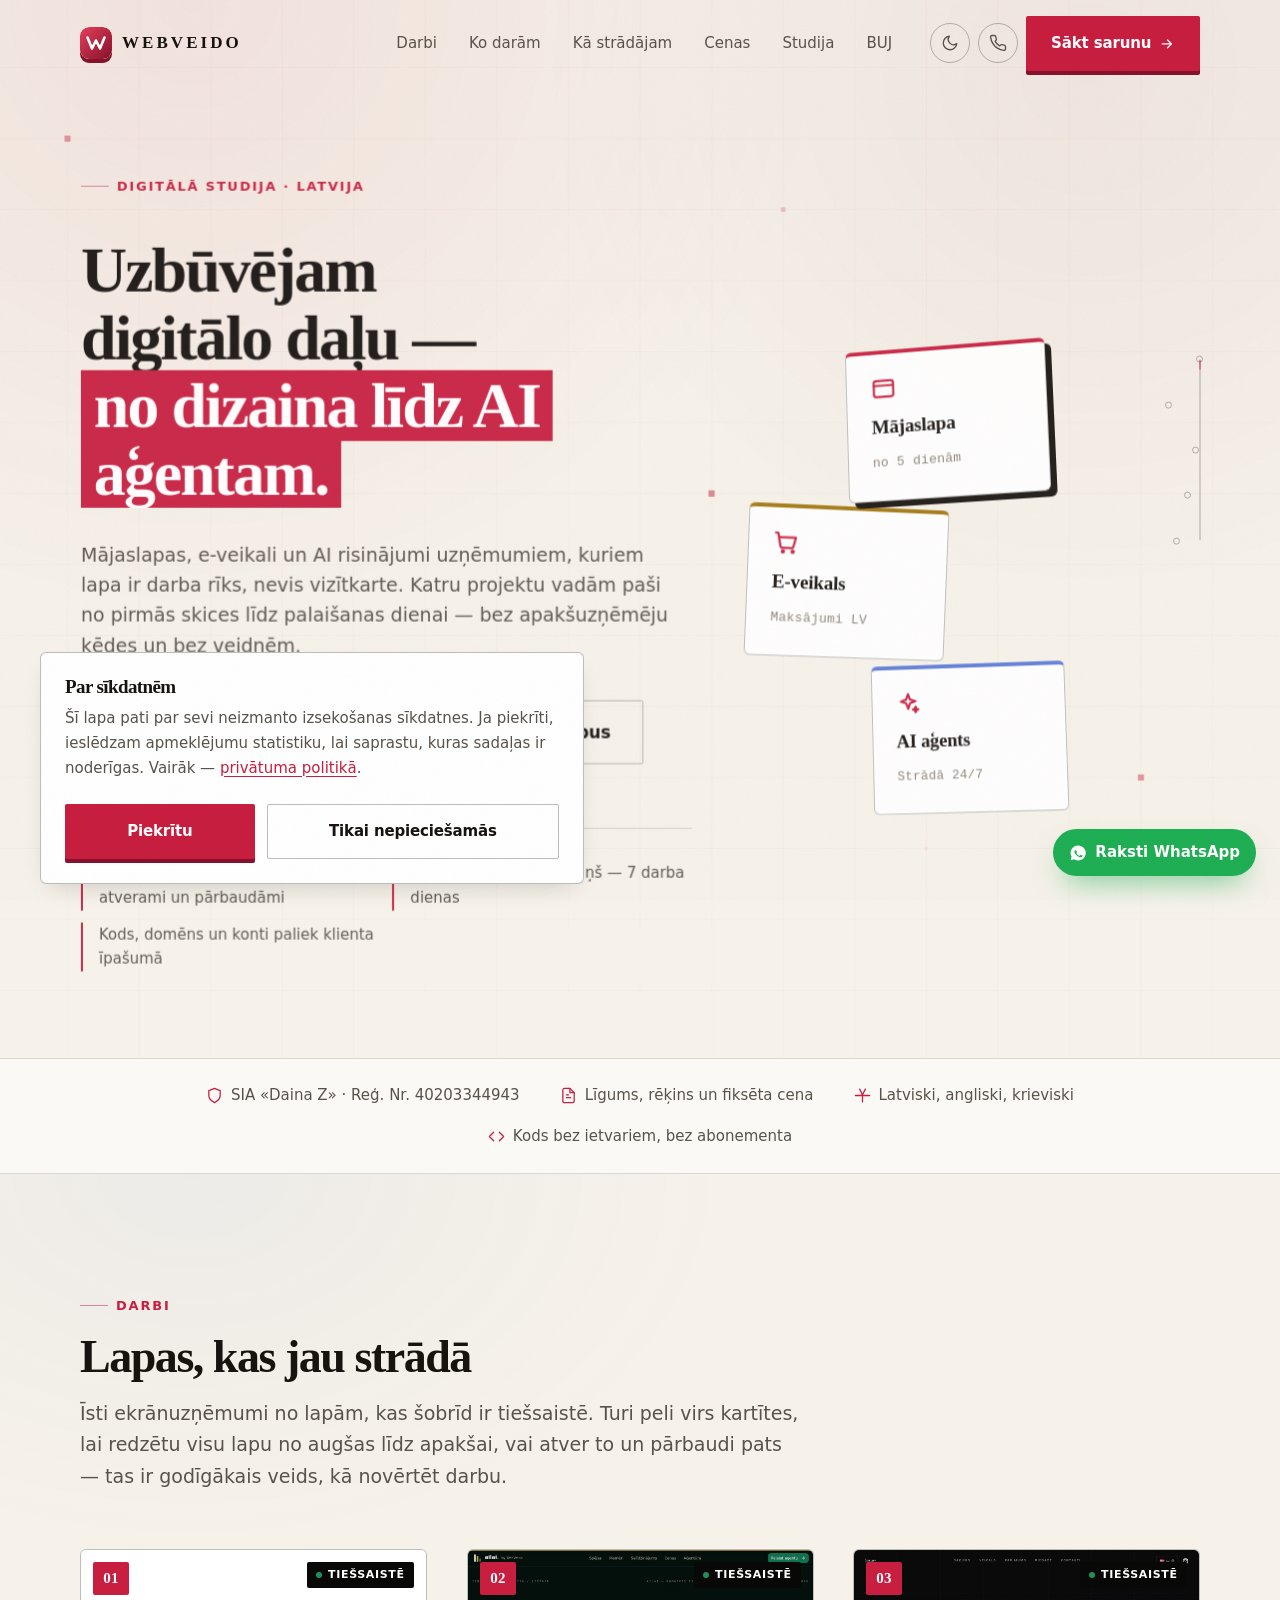
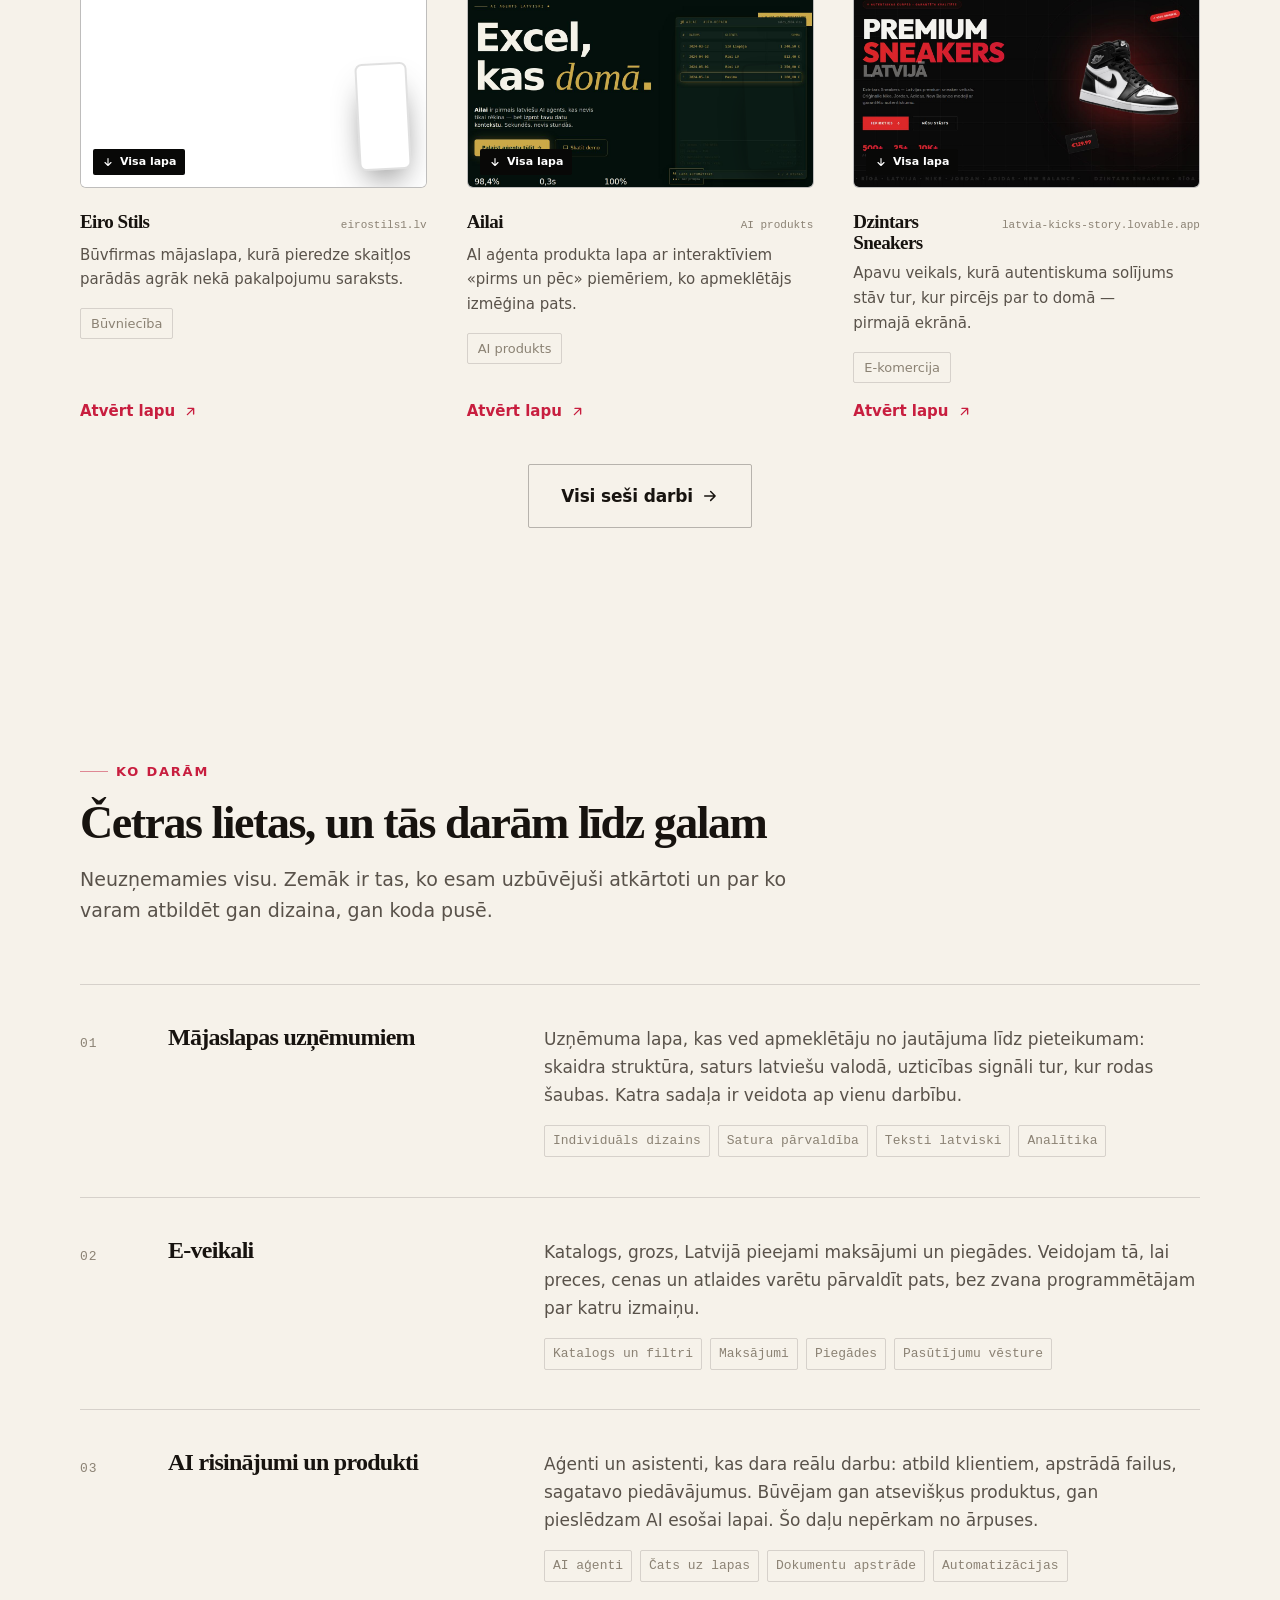
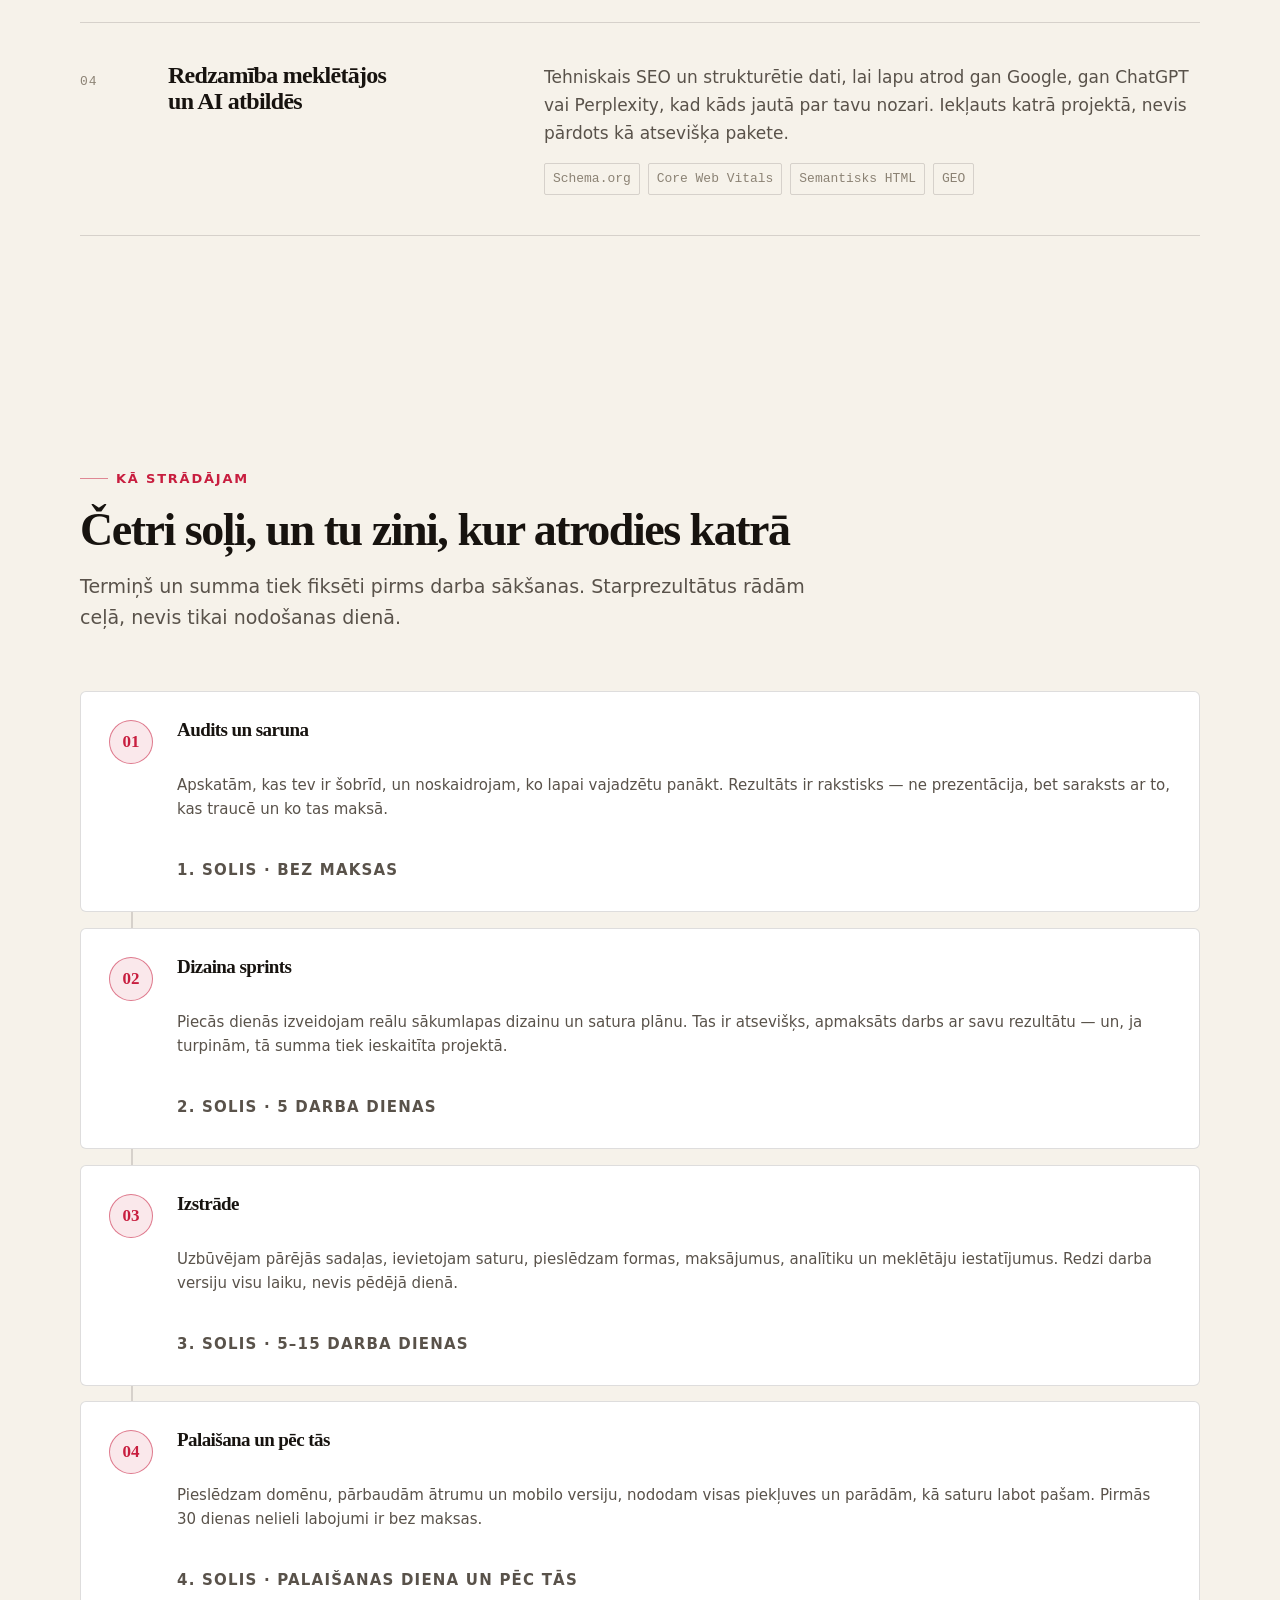
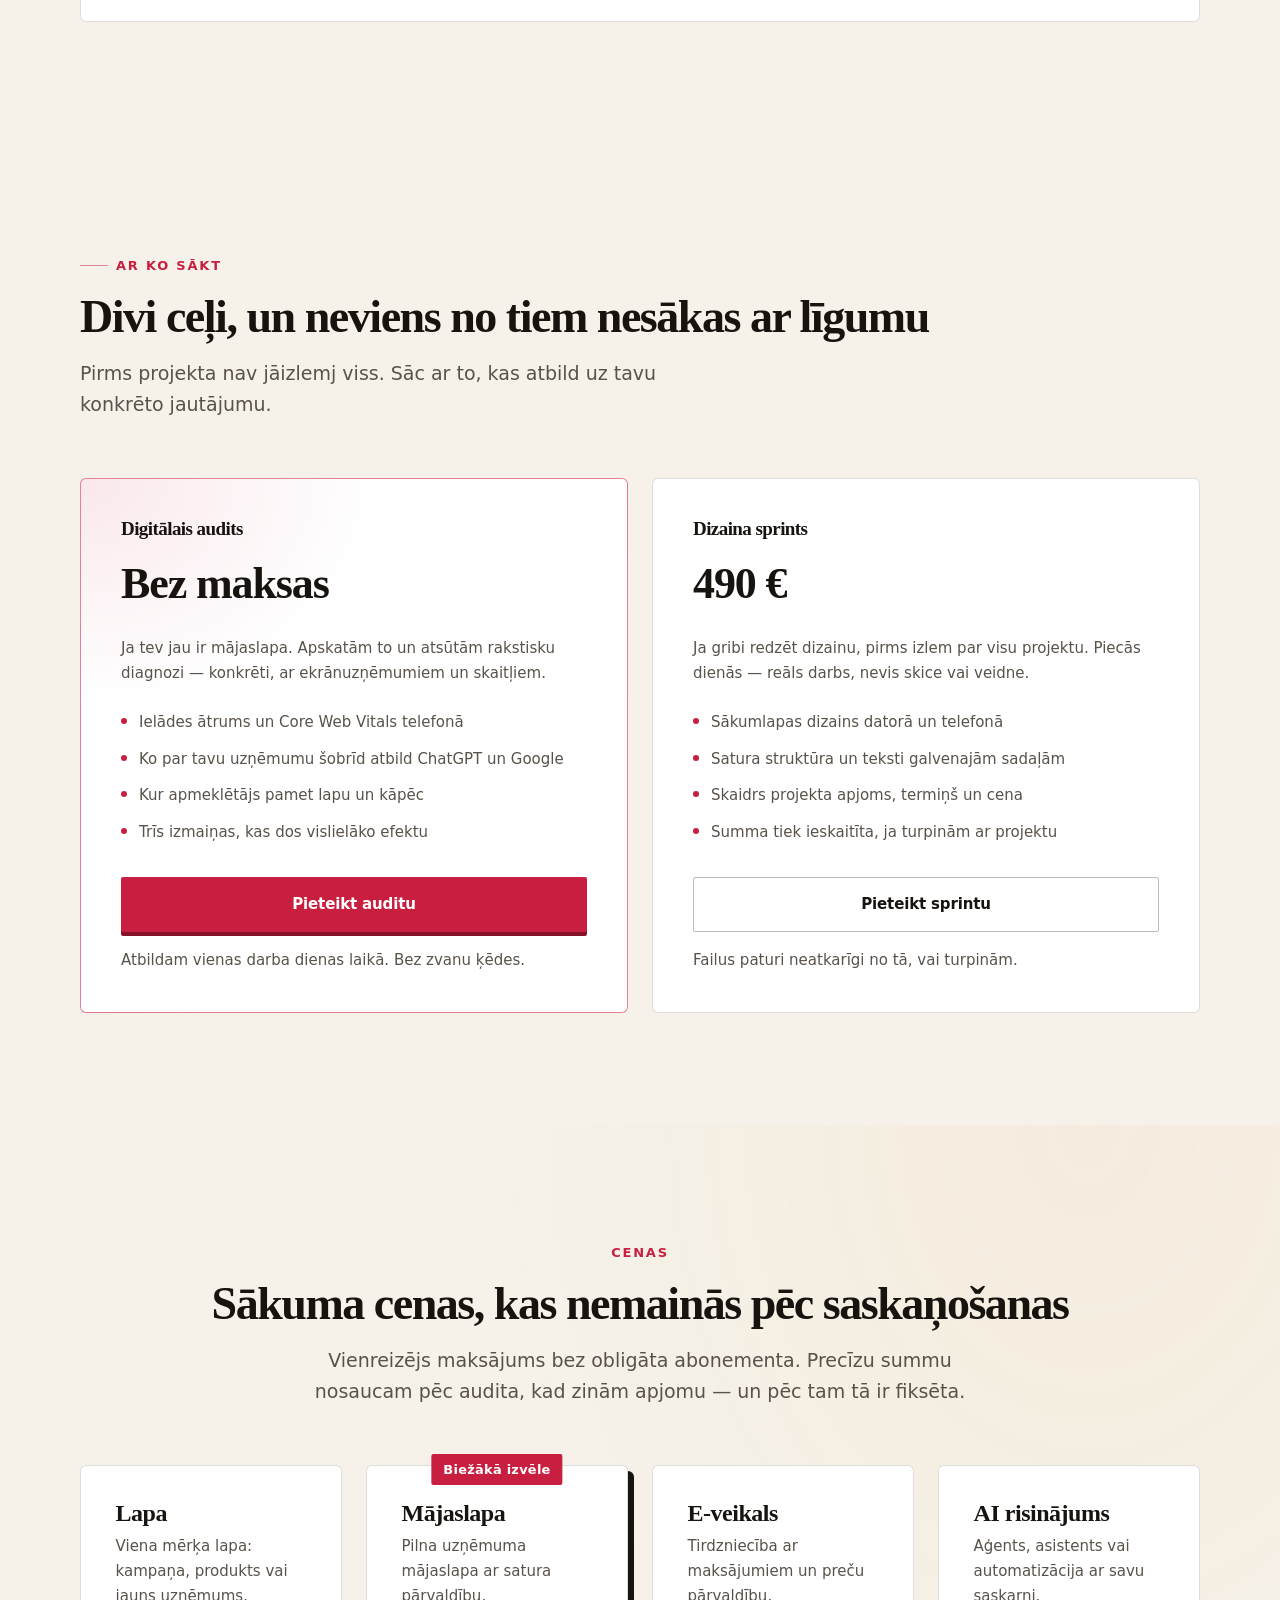
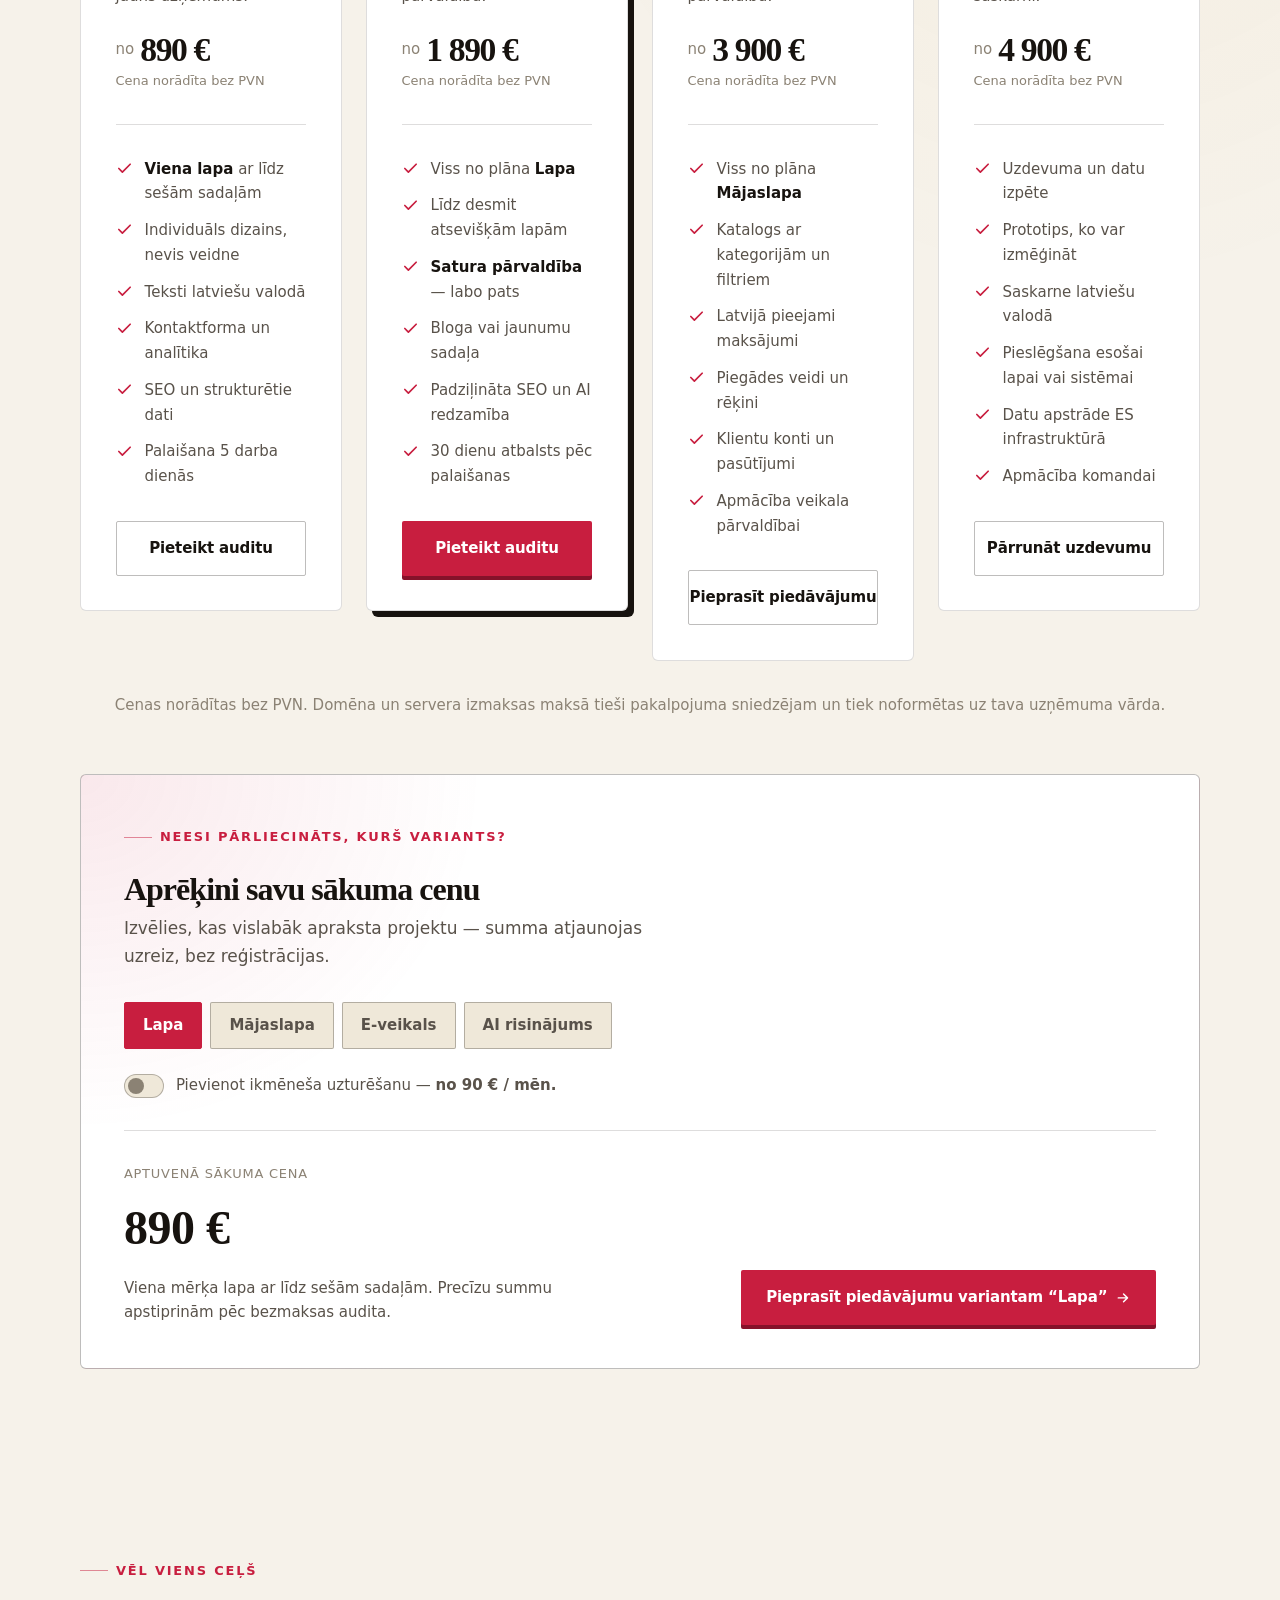
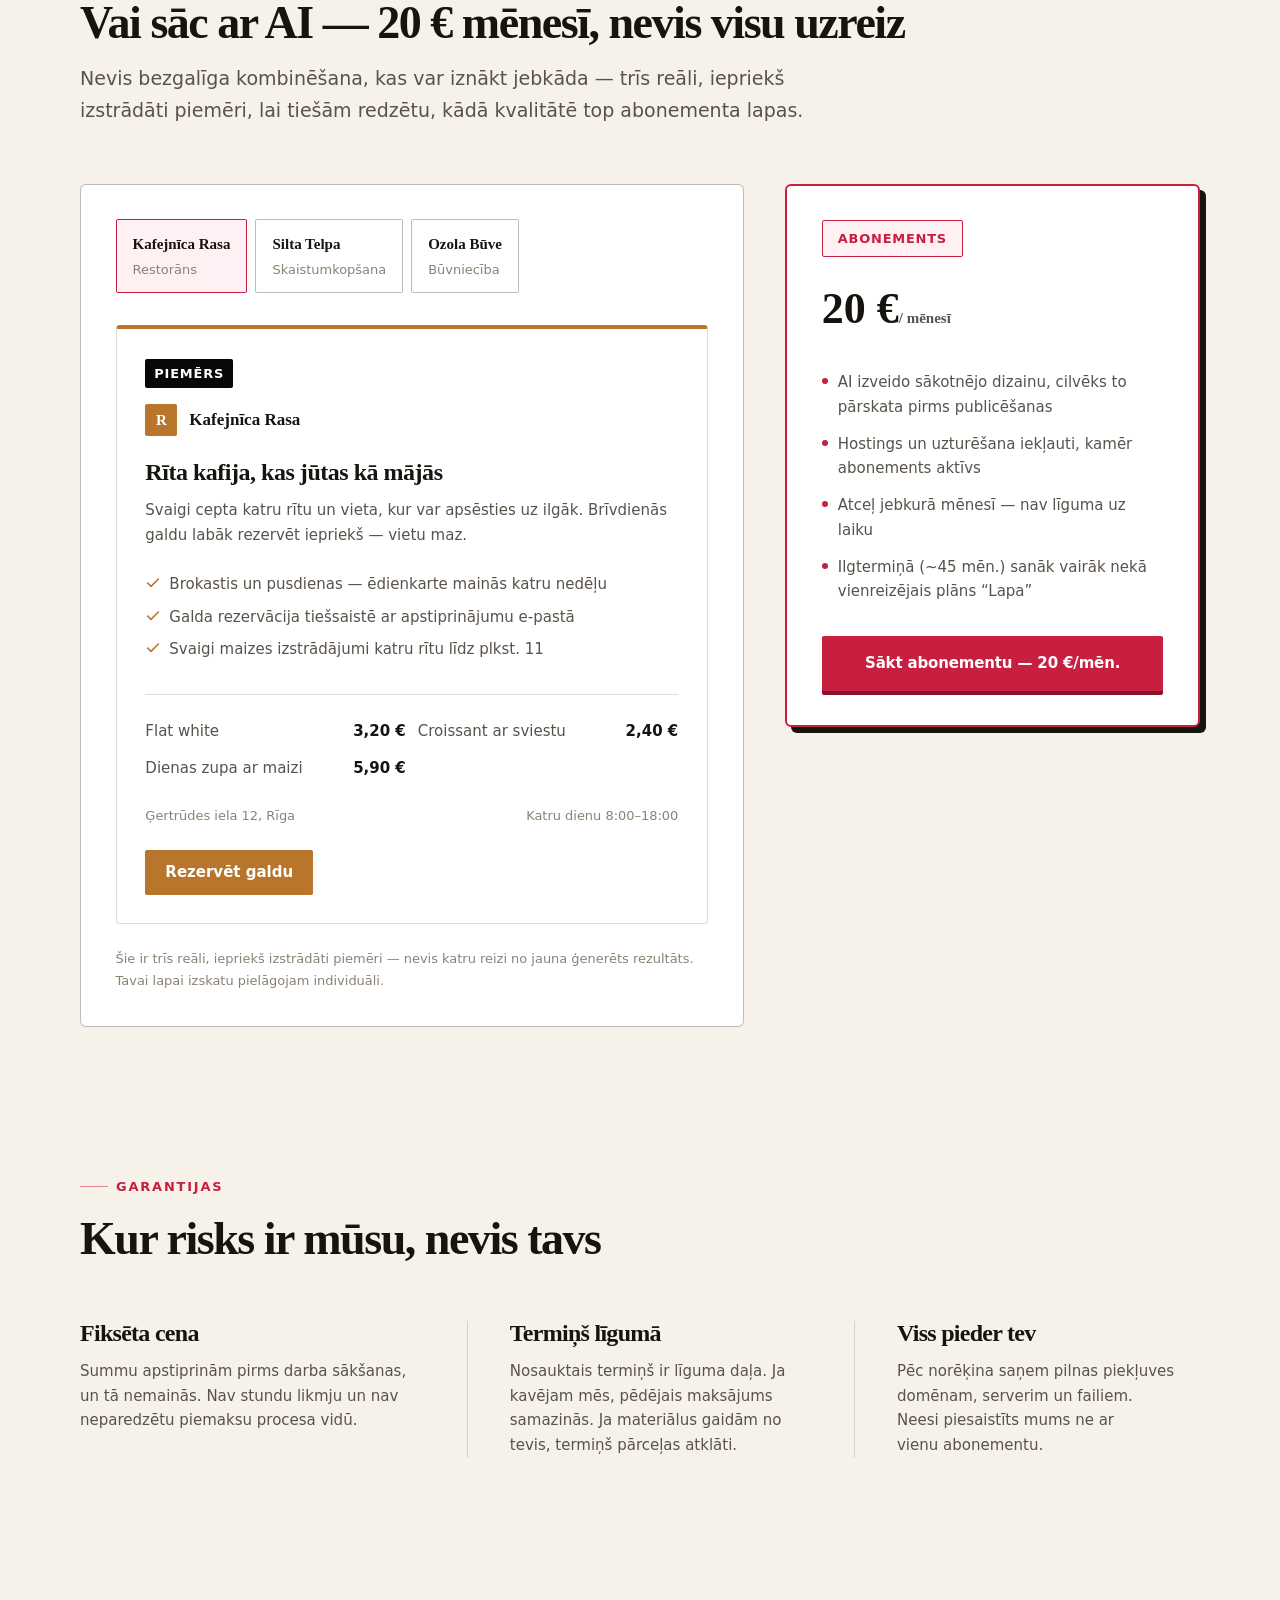
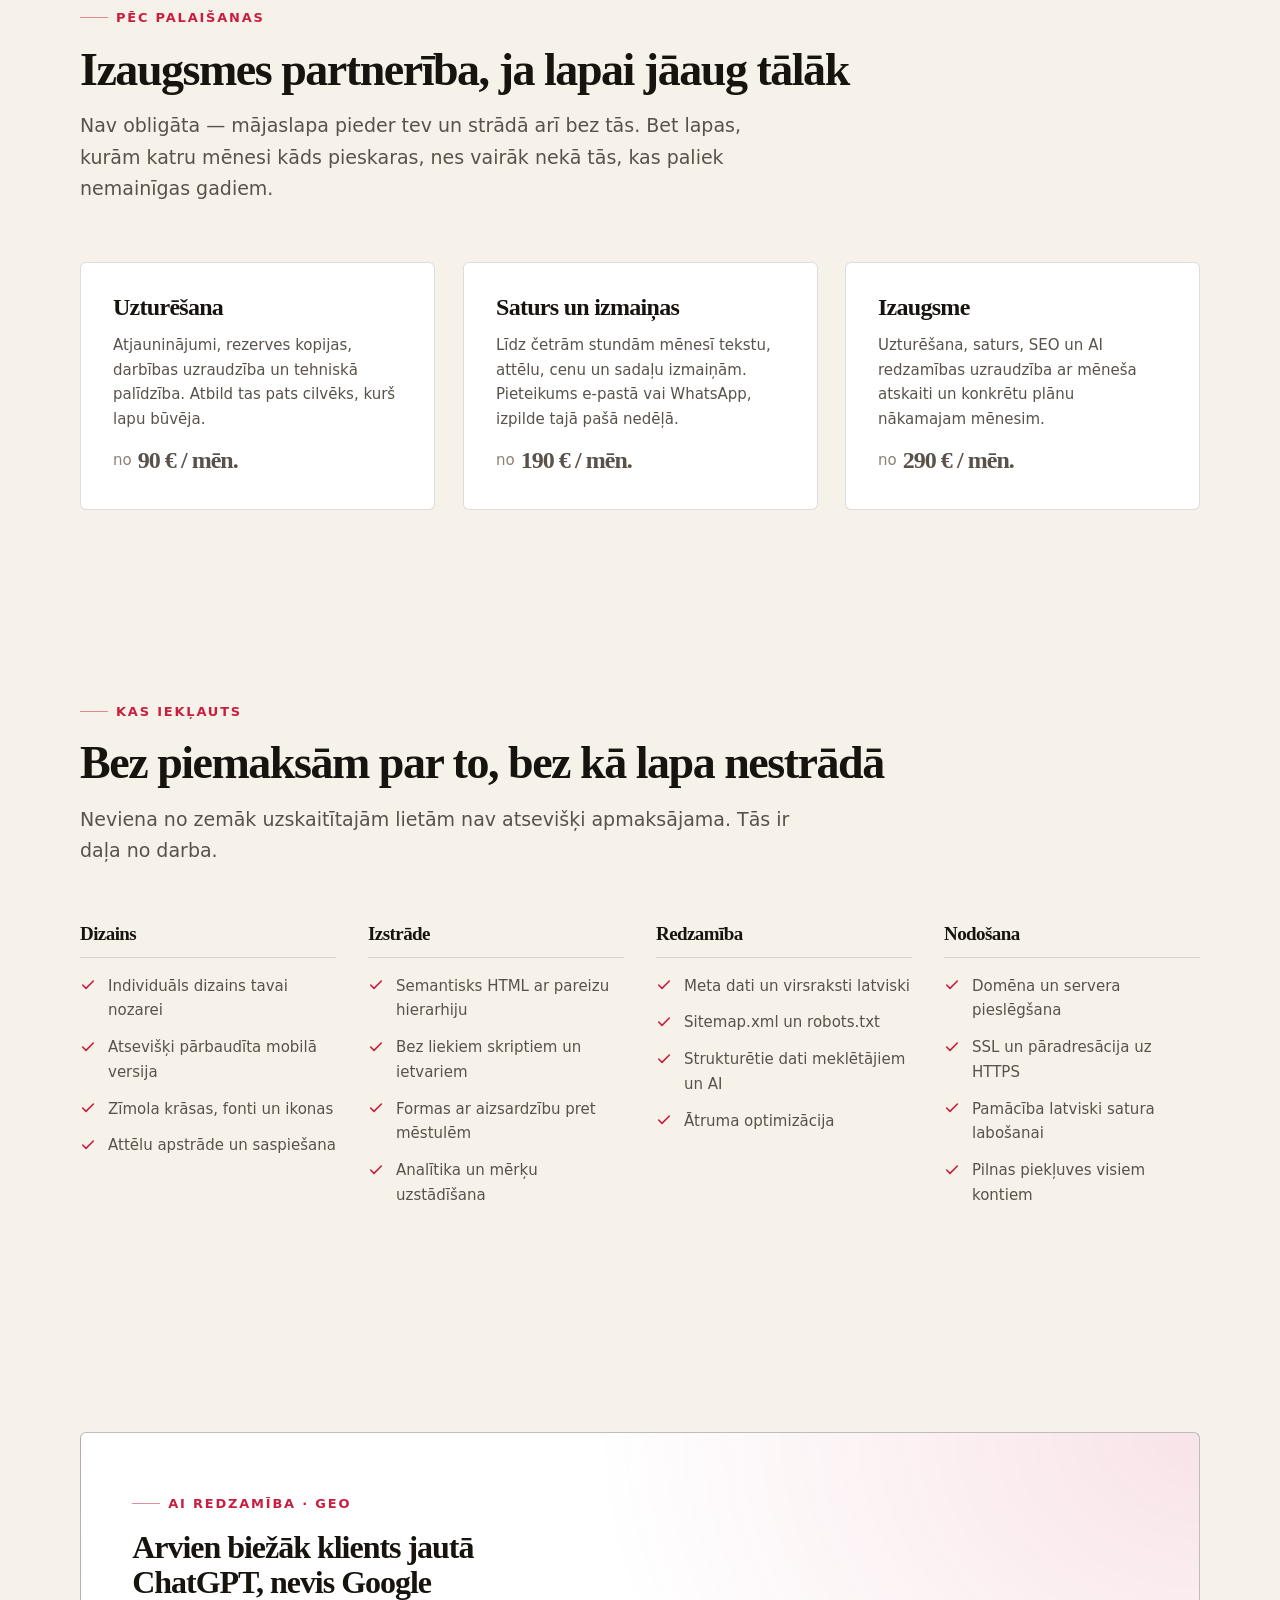
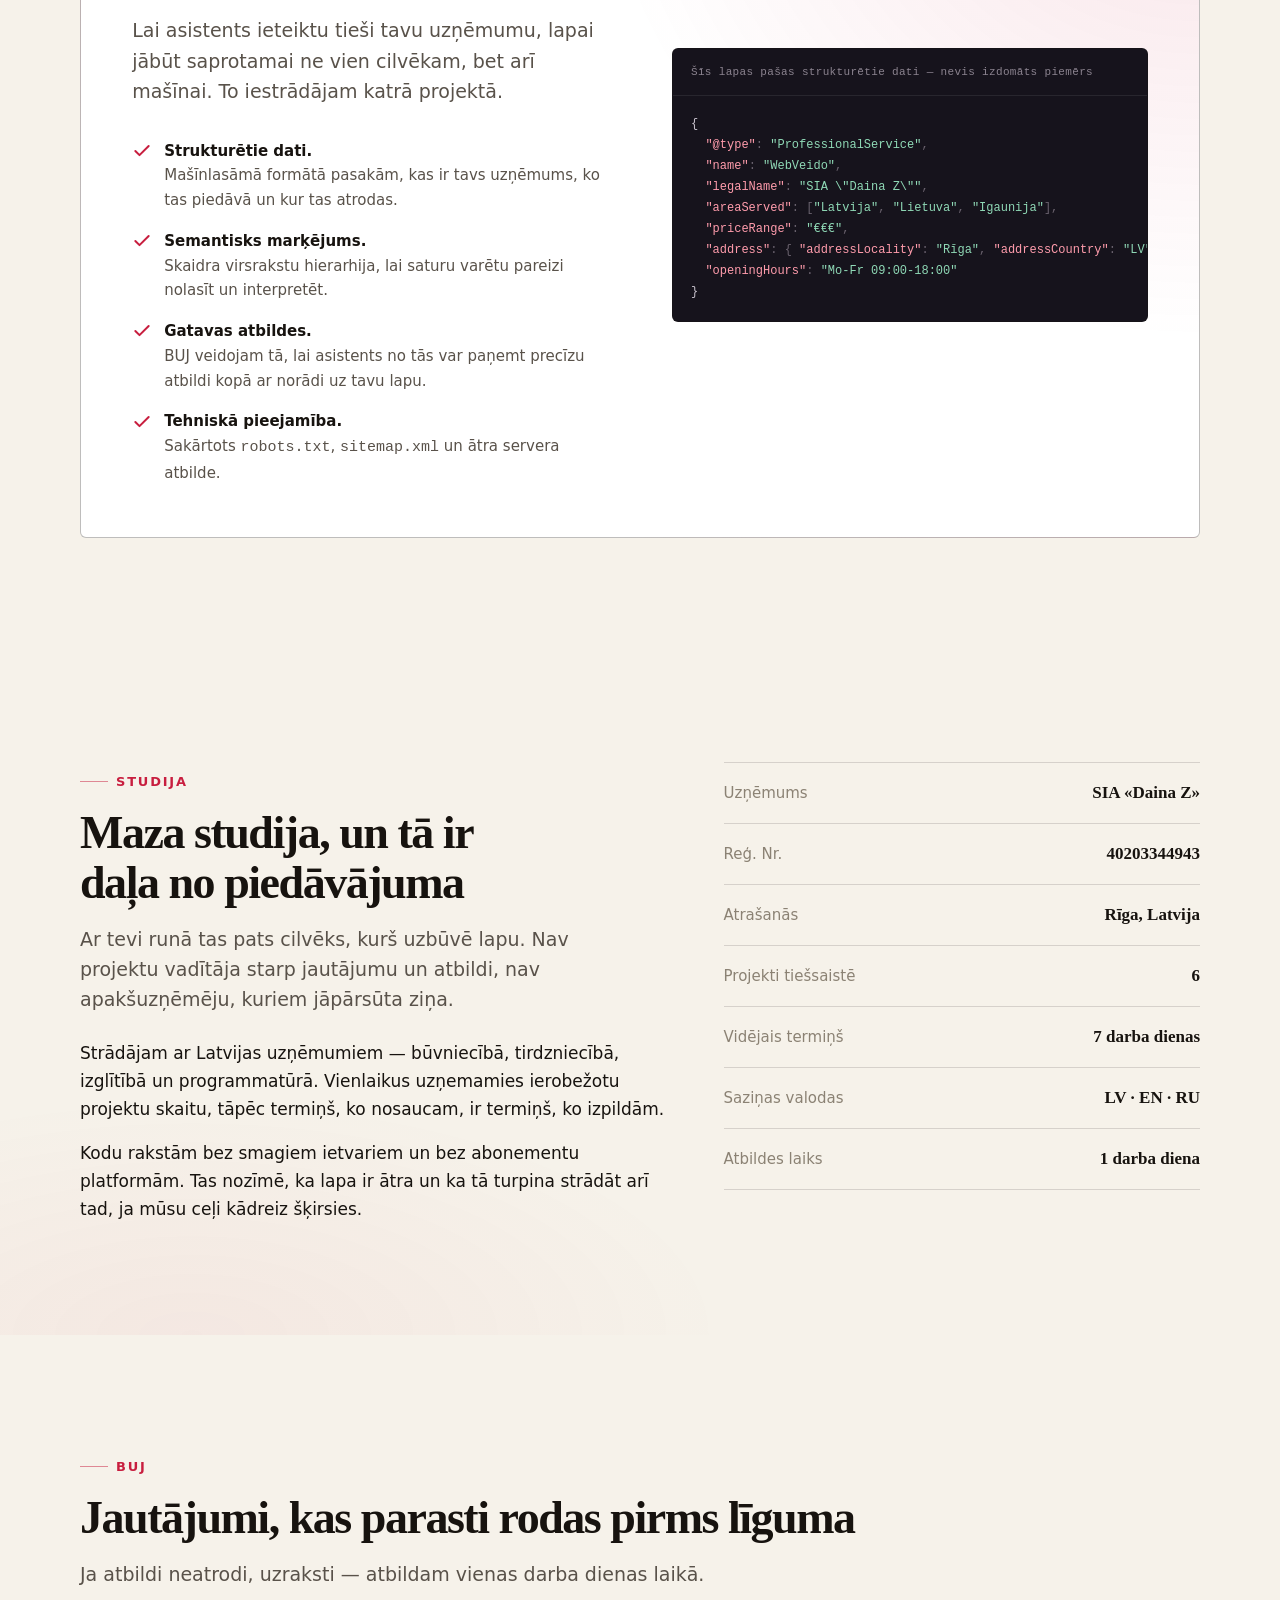
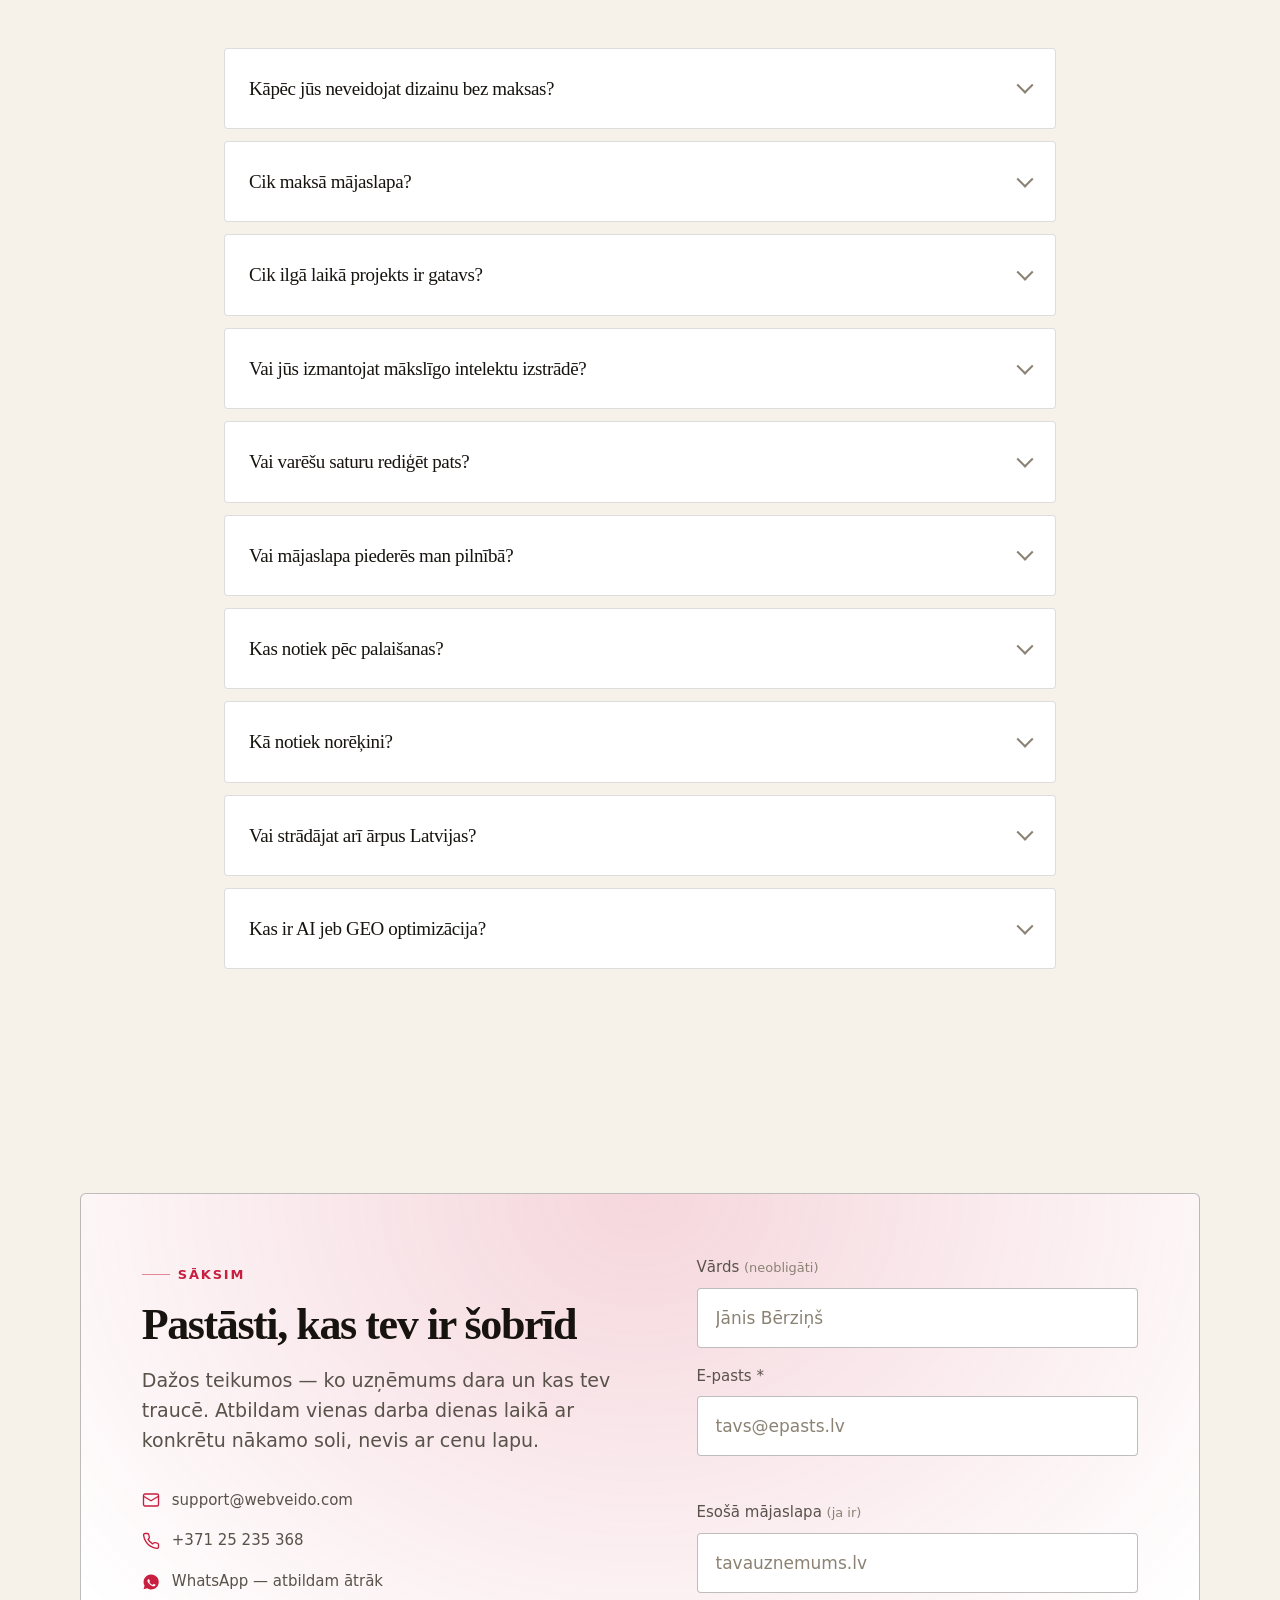
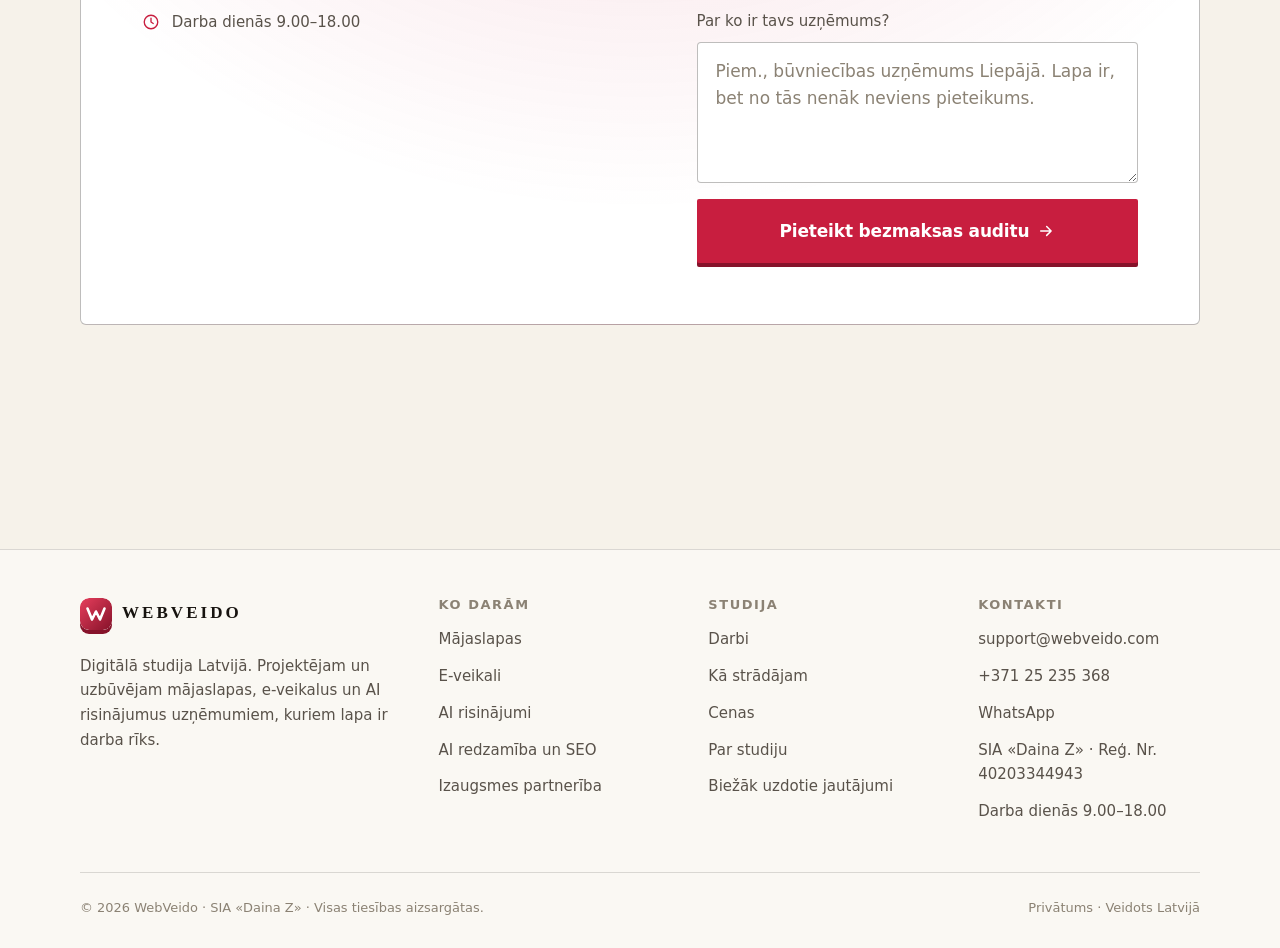
<file: index.html>
<!DOCTYPE html>
<html lang="lv" data-theme="light">
<head>
<meta charset="utf-8">
<meta name="viewport" content="width=device-width, initial-scale=1">
<meta http-equiv="Content-Security-Policy" content="default-src 'self'; script-src 'self' 'sha256-M2xwZcJV1H9IaBtEbon05fpxFYzIjnSr7Yucu3810HQ=' 'sha256-kgii2i1M7Pu3EfHoRusEAfZf8icAMwi3btIRmxMrqwg='; style-src 'self' 'unsafe-inline' https://fonts.googleapis.com; font-src 'self' https://fonts.gstatic.com; img-src 'self' data:; media-src 'self'; connect-src 'self'; object-src 'none'; base-uri 'self'; form-action 'self'">
<meta name="referrer" content="strict-origin-when-cross-origin">

<!-- Tēma jāizlemj pirms pirmās zīmēšanas, citādi lapa uzplaiksnī balta —
     tāpēc šis skripts ir gluži <head> sākumā, pirms jebkura resursa, kas
     varētu kavēt tā izpildi (piem., bloķējoša stila lapa). -->
<script>
  (function () {
    var root = document.documentElement;
    // Zīmola noklusējums tagad ir gaišais "papīrs + tinte" režīms.
    // Tumšo lietotājs var ieslēgt pats, un izvēle tiek saglabāta.
    try { root.setAttribute("data-theme", localStorage.getItem("wv-theme") || "light"); }
    catch (e) { root.setAttribute("data-theme", "light"); }
  })();
</script>

<title>WebVeido — mājaslapas, e-veikali un AI risinājumi | Digitālā studija Latvijā</title>
<meta name="description" content="Digitālā studija Latvijā. Projektējam un uzbūvējam mājaslapas, e-veikalus un AI risinājumus uzņēmumiem, kuriem lapa ir darba rīks. Sākam ar bezmaksas digitālo auditu.">
<meta name="author" content="WebVeido">
<meta name="robots" content="index, follow, max-image-preview:large, max-snippet:-1">
<link rel="canonical" href="https://webveido.com/lv/">

<!-- Valodu versijas -->
<link rel="alternate" hreflang="lv" href="https://webveido.com/lv/">
<link rel="alternate" hreflang="x-default" href="https://webveido.com/">

<!-- Open Graph -->
<meta property="og:type" content="website">
<meta property="og:locale" content="lv_LV">
<meta property="og:site_name" content="WebVeido">
<meta property="og:url" content="https://webveido.com/lv/">
<meta property="og:title" content="WebVeido — mājaslapas, e-veikali un AI risinājumi">
<meta property="og:description" content="Digitālā studija Latvijā. Uzbūvējam mājaslapas, e-veikalus un AI risinājumus uzņēmumiem, kuriem lapa ir darba rīks.">
<meta property="og:image" content="https://webveido.com/assets/img/og.png">
<meta property="og:image:width" content="1200">
<meta property="og:image:height" content="630">
<meta property="og:image:alt" content="WebVeido — digitālā studija Latvijā">

<!-- Twitter -->
<meta name="twitter:card" content="summary_large_image">
<meta name="twitter:title" content="WebVeido — mājaslapas, e-veikali un AI risinājumi">
<meta name="twitter:description" content="Digitālā studija Latvijā. Sākam ar bezmaksas digitālo auditu.">
<meta name="twitter:image" content="https://webveido.com/assets/img/og.png">

<meta name="theme-color" content="#f6f2ea">

<link rel="icon" href="/assets/img/favicon.svg" type="image/svg+xml">
<link rel="apple-touch-icon" href="/assets/img/apple-touch-icon.png">
<link rel="manifest" href="/site.webmanifest">

<!-- Fonti: media="print" liek pārlūkam ielādēt failu bez renderēšanas
     bloķēšanas; skripts uzreiz pēc tam pārslēdz uz "all". Iepriekš šis
     pārslēgs bija `onload="…"` uz paša saraksta elementa — iekļauts notikumu
     apstrādātājs, kam vajadzētu 'unsafe-inline' CSP script-src. Tā vietā
     tas tagad ir atsevišķs neliels skripts (droši aprakstāms ar CSP hash),
     kas neaizkavē augstāk esošo tēmas skriptu, jo `media="print"` lapas
     nebloķē ne renderēšanu, ne tām sekojošo skriptu izpildi. -->
<link rel="preconnect" href="https://fonts.googleapis.com">
<link rel="preconnect" href="https://fonts.gstatic.com" crossorigin>
<link id="gfonts" rel="stylesheet" media="print"
      href="https://fonts.googleapis.com/css2?family=Inter:wght@400;500;600;700&family=Fraunces:opsz,wght@9..144,600;9..144,700;9..144,900&display=swap">
<script>document.getElementById("gfonts").media = "all";</script>
<noscript><link rel="stylesheet" href="https://fonts.googleapis.com/css2?family=Inter:wght@400;500;600;700&family=Fraunces:opsz,wght@9..144,600;9..144,700;9..144,900&display=swap"></noscript>

<link rel="stylesheet" href="/assets/css/main.css">
<link rel="stylesheet" href="/assets/css/motion.css">
</head>

<body>
<div class="grain" aria-hidden="true"></div>
<a class="skip-link" href="#saturs">Pāriet uz galveno saturu</a>

<!-- Ritināšanas progress -->
<div class="progress" id="progress" role="presentation"></div>

<!-- Nodaļu josla: īss ceļvedis lēmuma virzienā — pierādījums, iespējas,
     cena, uzticība, darbība. Redzama tikai platā ekrānā. -->
<nav class="chapters" aria-label="Ātrā pāreja pa sadaļām">
  <span class="chapters__line" aria-hidden="true"><span class="chapters__line-fill"></span></span>
  <a href="#darbi"><span class="chapters__dot"></span><span class="chapters__tip">Darbi</span></a>
  <a href="#kompetences"><span class="chapters__dot"></span><span class="chapters__tip">Ko darām</span></a>
  <a href="#cenas"><span class="chapters__dot"></span><span class="chapters__tip">Cenas</span></a>
  <a href="#studija"><span class="chapters__dot"></span><span class="chapters__tip">Studija</span></a>
  <a href="#sakt"><span class="chapters__dot"></span><span class="chapters__tip">Kontakti</span></a>
</nav>

<!-- Sīkdatņu piekrišana -->
<section class="consent" id="consent" data-open="false" aria-labelledby="consent-title" hidden>
  <h2 id="consent-title">Par sīkdatnēm</h2>
  <p>
    Šī lapa pati par sevi neizmanto izsekošanas sīkdatnes. Ja piekrīti, ieslēdzam
    apmeklējumu statistiku, lai saprastu, kuras sadaļas ir noderīgas.
    Vairāk — <a href="/privatums.html">privātuma politikā</a>.
  </p>
  <div class="consent__actions">
    <button class="btn btn--primary" type="button" id="consent-accept">Piekrītu</button>
    <button class="btn btn--ghost" type="button" id="consent-decline">Tikai nepieciešamās</button>
  </div>
</section>

<!-- ====================== GALVENE ====================== -->
<header class="header" id="galvene">
  <div class="container header__inner">
    <a class="logo" href="#" aria-label="WebVeido — sākumlapa">
      <img class="logo__mark" src="/assets/img/logo.svg" alt="" width="32" height="32" aria-hidden="true">
      <span>WebVeido</span>
    </a>

    <nav class="nav" aria-label="Galvenā navigācija">
      <ul class="nav__list">
        <li><a class="nav__link" href="#darbi">Darbi</a></li>
        <li><a class="nav__link" href="#kompetences">Ko darām</a></li>
        <li><a class="nav__link" href="#process">Kā strādājam</a></li>
        <li><a class="nav__link" href="#cenas">Cenas</a></li>
        <li><a class="nav__link" href="#studija">Studija</a></li>
        <li><a class="nav__link" href="#buj">BUJ</a></li>
      </ul>
    </nav>

    <div class="header__actions">
      <button class="icon-btn theme-toggle" type="button" id="theme-toggle"
              aria-label="Pārslēgt gaišo vai tumšo režīmu">
        <svg class="icon-sun" viewBox="0 0 24 24" fill="none" stroke="currentColor" stroke-width="1.8"
             stroke-linecap="round" aria-hidden="true">
          <circle cx="12" cy="12" r="4"/>
          <path d="M12 2v2m0 16v2M4.9 4.9l1.4 1.4m11.4 11.4 1.4 1.4M2 12h2m16 0h2M4.9 19.1l1.4-1.4M17.7 6.3l1.4-1.4"/>
        </svg>
        <svg class="icon-moon" viewBox="0 0 24 24" fill="none" stroke="currentColor" stroke-width="1.8"
             stroke-linecap="round" stroke-linejoin="round" aria-hidden="true">
          <path d="M21 12.8A9 9 0 1 1 11.2 3a7 7 0 0 0 9.8 9.8z"/>
        </svg>
      </button>

      <a class="icon-btn" href="tel:+37125235368" aria-label="Zvanīt WebVeido">
        <svg viewBox="0 0 24 24" fill="none" stroke="currentColor" stroke-width="1.8"
             stroke-linecap="round" stroke-linejoin="round" aria-hidden="true">
          <path d="M22 16.9v3a2 2 0 0 1-2.2 2 19.8 19.8 0 0 1-8.6-3.1 19.5 19.5 0 0 1-6-6A19.8 19.8 0 0 1 2.1 4.2 2 2 0 0 1 4.1 2h3a2 2 0 0 1 2 1.7c.1 1 .3 1.9.6 2.8a2 2 0 0 1-.5 2.1L8.1 9.9a16 16 0 0 0 6 6l1.3-1.1a2 2 0 0 1 2.1-.5c.9.3 1.8.5 2.8.6a2 2 0 0 1 1.7 2z"/>
        </svg>
      </a>

      <a class="btn btn--primary" href="#sakt">
        Sākt sarunu
        <svg viewBox="0 0 24 24" fill="none" stroke="currentColor" stroke-width="2"
             stroke-linecap="round" stroke-linejoin="round" aria-hidden="true">
          <path d="M5 12h14M13 6l6 6-6 6"/>
        </svg>
      </a>

      <button class="icon-btn nav-toggle" type="button" id="nav-toggle"
              aria-expanded="false" aria-controls="mobila-navigacija" aria-label="Atvērt izvēlni">
        <svg viewBox="0 0 24 24" fill="none" stroke="currentColor" stroke-width="1.8"
             stroke-linecap="round" aria-hidden="true">
          <path d="M4 7h16M4 12h16M4 17h16"/>
        </svg>
      </button>
    </div>
  </div>
</header>

<!-- Mobilā navigācija -->
<nav class="mobile-nav" id="mobila-navigacija" data-open="false" aria-label="Mobilā navigācija">
  <a href="#darbi">Darbi</a>
  <a href="#kompetences">Ko darām</a>
  <a href="#process">Kā strādājam</a>
  <a href="#sakums">Ar ko sākt</a>
  <a href="#cenas">Cenas</a>
  <a href="#ieklauts">Kas iekļauts</a>
  <a href="#ai-redzamiba">AI redzamība</a>
  <a href="#studija">Par studiju</a>
  <a href="#buj">BUJ</a>
  <a class="btn btn--primary btn--lg" href="#sakt">Sākt sarunu</a>
</nav>

<main id="saturs">

  <!-- ====================== HERO ======================
       Pozicionēšanas pamats: vispirms pasakām, kas mēs esam un ko būvējam,
       nevis cik lēti. Cenas šajā ekrānā nav ar nolūku — skat. STRATEGY.md. -->
  <section class="hero hero--plain">
    <canvas class="hero__canvas" id="hero-canvas" aria-hidden="true"></canvas>
    <div class="hero__spot" aria-hidden="true"></div>
    <div class="container hero__row">
      <div class="hero__intro">
        <span class="eyebrow">Digitālā studija · Latvija</span>

        <h1>
          Uzbūvējam digitālo daļu —<br>
          <span class="ink-mark">no dizaina līdz AI aģentam.</span>
        </h1>

        <p class="lead hero__lead">
          Mājaslapas, e-veikali un AI risinājumi uzņēmumiem, kuriem lapa ir darba
          rīks, nevis vizītkarte. Katru projektu vadām paši no pirmās skices līdz
          palaišanas dienai — bez apakšuzņēmēju ķēdes un bez veidnēm.
        </p>

        <div class="hero__actions">
          <a class="btn btn--primary btn--lg" href="#sakt">
            Sākt ar bezmaksas auditu
            <svg viewBox="0 0 24 24" fill="none" stroke="currentColor" stroke-width="2"
                 stroke-linecap="round" stroke-linejoin="round" aria-hidden="true">
              <path d="M5 12h14M13 6l6 6-6 6"/>
            </svg>
          </a>
          <a class="btn btn--ghost btn--lg" href="#darbi">Apskatīt darbus</a>
        </div>

        <ul class="hero__proof">
          <li>Seši projekti tiešsaistē — visi atverami un pārbaudāmi</li>
          <li>Vidējais izstrādes termiņš — 7 darba dienas</li>
          <li>Kods, domēns un konti paliek klienta īpašumā</li>
        </ul>
      </div>

      <div class="hero__scene" aria-hidden="true">
        <div class="hero__scene-stage" id="hero-scene-stage">
          <article class="hero__panel hero__panel--1">
            <svg viewBox="0 0 24 24" fill="none" stroke="currentColor" stroke-width="2" stroke-linecap="round" stroke-linejoin="round" aria-hidden="true">
              <rect x="3" y="4.5" width="18" height="15" rx="2.2"/>
              <path d="M3 9h18"/>
              <circle cx="6" cy="6.75" r=".4" fill="currentColor" stroke="none"/>
              <circle cx="8" cy="6.75" r=".4" fill="currentColor" stroke="none"/>
            </svg>
            <span class="hero__panel-label">Mājaslapa</span>
            <span class="hero__panel-tag">no 5 dienām</span>
          </article>

          <article class="hero__panel hero__panel--2">
            <svg viewBox="0 0 24 24" fill="none" stroke="currentColor" stroke-width="2" stroke-linecap="round" stroke-linejoin="round" aria-hidden="true">
              <circle cx="9" cy="20" r="1"/>
              <circle cx="18" cy="20" r="1"/>
              <path d="M2 3h2.2l2.4 12.2a2 2 0 0 0 2 1.6h7.9a2 2 0 0 0 2-1.6L20.5 7H5.2"/>
            </svg>
            <span class="hero__panel-label">E-veikals</span>
            <span class="hero__panel-tag">Maksājumi LV</span>
          </article>

          <article class="hero__panel hero__panel--3">
            <svg viewBox="0 0 24 24" fill="none" stroke="currentColor" stroke-width="2" stroke-linecap="round" stroke-linejoin="round" aria-hidden="true">
              <path d="M12 3l1.8 5.2L19 10l-5.2 1.8L12 17l-1.8-5.2L5 10l5.2-1.8L12 3z"/>
              <path d="M19 15l.7 2 2 .7-2 .7-.7 2-.7-2-2-.7 2-.7.7-2z"/>
            </svg>
            <span class="hero__panel-label">AI aģents</span>
            <span class="hero__panel-tag">Strādā 24/7</span>
          </article>
        </div>
      </div>
    </div>
  </section>

  <!-- ====================== UZTICĪBAS JOSLA ====================== -->
  <section class="trust" aria-label="Uzticamības apliecinājumi">
    <div class="container trust__inner">
      <p class="trust__item">
        <svg viewBox="0 0 24 24" fill="none" stroke="currentColor" stroke-width="1.8"
             stroke-linecap="round" stroke-linejoin="round" aria-hidden="true">
          <path d="M12 22s8-4 8-10V5l-8-3-8 3v7c0 6 8 10 8 10z"/>
        </svg>
        SIA «Daina Z» · Reģ. Nr. 40203344943
      </p>
      <p class="trust__item">
        <svg viewBox="0 0 24 24" fill="none" stroke="currentColor" stroke-width="1.8"
             stroke-linecap="round" stroke-linejoin="round" aria-hidden="true">
          <path d="M14 2H6a2 2 0 0 0-2 2v16a2 2 0 0 0 2 2h12a2 2 0 0 0 2-2V8z"/>
          <path d="M14 2v6h6M9 15h6M9 11h3"/>
        </svg>
        Līgums, rēķins un fiksēta cena
      </p>
      <p class="trust__item">
        <svg viewBox="0 0 24 24" fill="none" stroke="currentColor" stroke-width="1.8"
             stroke-linecap="round" stroke-linejoin="round" aria-hidden="true">
          <path d="m8 3 4 8 4-8M2 12h20M12 12v9"/>
        </svg>
        Latviski, angliski, krieviski
      </p>
      <p class="trust__item">
        <svg viewBox="0 0 24 24" fill="none" stroke="currentColor" stroke-width="1.8"
             stroke-linecap="round" stroke-linejoin="round" aria-hidden="true">
          <path d="m16 18 6-6-6-6M8 6l-6 6 6 6"/>
        </svg>
        Kods bez ietvariem, bez abonementa
      </p>
    </div>
  </section>

  <!-- ====================== DARBI ======================
       Darbi ir tūlīt aiz hero ar nolūku: pierādījums pirms solījuma. -->
  <section class="section section--proof" id="darbi" aria-labelledby="darbi-virsraksts">
    <div class="container">
      <div class="section-head" data-reveal="3d">
        <span class="eyebrow">Darbi</span>
        <h2 id="darbi-virsraksts">Lapas, kas jau strādā</h2>
        <p>
          Īsti ekrānuzņēmumi no lapām, kas šobrīd ir tiešsaistē. Turi peli virs
          kartītes, lai redzētu visu lapu no augšas līdz apakšai, vai atver to un
          pārbaudi pats — tas ir godīgākais veids, kā novērtēt darbu.
        </p>
      </div>

      <div class="works">
        <article class="work" data-reveal>
          <div class="work__frame">
            <span class="work__n" aria-hidden="true">01</span>
            <div class="work__viewport">
              <span class="work__live"><i aria-hidden="true"></i>Tiešsaistē</span>
              <span class="work__hint">
                <svg viewBox="0 0 24 24" fill="none" stroke="currentColor" stroke-width="2.2"
                     stroke-linecap="round" stroke-linejoin="round" aria-hidden="true">
                  <path d="M12 5v14M6 13l6 6 6-6"/>
                </svg>
                Visa lapa
              </span>
              <img class="work__shot" src="/assets/img/darbi/eirostils.jpg" width="1280" height="3400"
                   loading="lazy" decoding="async"
                   alt="Eiro Stils mājaslapas ekrānuzņēmums — būvniecības uzņēmuma sākumlapa">
              <video class="work__video" muted loop playsinline preload="none"
                     poster="/assets/img/darbi/eirostils.jpg" data-src="/assets/video/eirostils-preview.mp4"
                     aria-hidden="true" tabindex="-1"></video>
              <img class="work__phone" src="/assets/img/darbi/eirostils-mobile.jpg" width="390" height="844"
                   loading="lazy" decoding="async" alt="Tā pati lapa telefona ekrānā">
            </div>
          </div>

          <div class="work__head">
            <h3>Eiro Stils</h3>
            <span class="work__domain">eirostils1.lv</span>
          </div>

          <p>Būvfirmas mājaslapa, kurā pieredze skaitļos parādās agrāk nekā pakalpojumu saraksts.</p>

          <div class="work__meta"><span>Būvniecība</span></div>

          <a class="work__link" href="https://eirostils1.lv" target="_blank" rel="noopener">
            Atvērt lapu <svg viewBox="0 0 24 24" fill="none" stroke="currentColor" stroke-width="2.2" stroke-linecap="round" stroke-linejoin="round" aria-hidden="true"><path d="M7 17 17 7M8 7h9v9"/></svg>
          </a>
        </article>

        <article class="work" data-reveal style="--reveal-delay:80ms">
          <div class="work__frame">
            <span class="work__n" aria-hidden="true">02</span>
            <div class="work__viewport">
              <span class="work__live"><i aria-hidden="true"></i>Tiešsaistē</span>
              <span class="work__hint">
                <svg viewBox="0 0 24 24" fill="none" stroke="currentColor" stroke-width="2.2"
                     stroke-linecap="round" stroke-linejoin="round" aria-hidden="true">
                  <path d="M12 5v14M6 13l6 6 6-6"/>
                </svg>
                Visa lapa
              </span>
              <img class="work__shot" src="/assets/img/darbi/excel-buddy.jpg" width="1280" height="3400"
                   loading="lazy" decoding="async"
                   alt="Ailai mājaslapas ekrānuzņēmums — AI produkta lapa ar interaktīviem piemēriem">
              <video class="work__video" muted loop playsinline preload="none"
                     poster="/assets/img/darbi/excel-buddy.jpg" data-src="/assets/video/excel-buddy-preview.mp4"
                     aria-hidden="true" tabindex="-1"></video>
              <img class="work__phone" src="/assets/img/darbi/excel-buddy-mobile.jpg" width="390" height="844"
                   loading="lazy" decoding="async" alt="Tā pati lapa telefona ekrānā">
            </div>
          </div>

          <div class="work__head">
            <h3>Ailai</h3>
            <span class="work__domain">AI produkts</span>
          </div>

          <p>AI aģenta produkta lapa ar interaktīviem «pirms un pēc» piemēriem, ko apmeklētājs izmēģina pats.</p>

          <div class="work__meta"><span>AI produkts</span></div>

          <a class="work__link" href="https://excel-buddy-liepaja.lovable.app" target="_blank" rel="noopener">
            Atvērt lapu <svg viewBox="0 0 24 24" fill="none" stroke="currentColor" stroke-width="2.2" stroke-linecap="round" stroke-linejoin="round" aria-hidden="true"><path d="M7 17 17 7M8 7h9v9"/></svg>
          </a>
        </article>

        <article class="work" data-reveal style="--reveal-delay:160ms">
          <div class="work__frame">
            <span class="work__n" aria-hidden="true">03</span>
            <div class="work__viewport">
              <span class="work__live"><i aria-hidden="true"></i>Tiešsaistē</span>
              <span class="work__hint">
                <svg viewBox="0 0 24 24" fill="none" stroke="currentColor" stroke-width="2.2"
                     stroke-linecap="round" stroke-linejoin="round" aria-hidden="true">
                  <path d="M12 5v14M6 13l6 6 6-6"/>
                </svg>
                Visa lapa
              </span>
              <img class="work__shot" src="/assets/img/darbi/latvia-kicks.jpg" width="1280" height="3400"
                   loading="lazy" decoding="async"
                   alt="Dzintars Sneakers mājaslapas ekrānuzņēmums — apavu interneta veikals">
              <video class="work__video" muted loop playsinline preload="none"
                     poster="/assets/img/darbi/latvia-kicks.jpg" data-src="/assets/video/latvia-kicks-preview.mp4"
                     aria-hidden="true" tabindex="-1"></video>
              <img class="work__phone" src="/assets/img/darbi/latvia-kicks-mobile.jpg" width="390" height="844"
                   loading="lazy" decoding="async" alt="Tā pati lapa telefona ekrānā">
            </div>
          </div>

          <div class="work__head">
            <h3>Dzintars Sneakers</h3>
            <span class="work__domain">latvia-kicks-story.lovable.app</span>
          </div>

          <p>Apavu veikals, kurā autentiskuma solījums stāv tur, kur pircējs par to domā — pirmajā ekrānā.</p>

          <div class="work__meta"><span>E-komercija</span></div>

          <a class="work__link" href="https://latvia-kicks-story.lovable.app" target="_blank" rel="noopener">
            Atvērt lapu <svg viewBox="0 0 24 24" fill="none" stroke="currentColor" stroke-width="2.2" stroke-linecap="round" stroke-linejoin="round" aria-hidden="true"><path d="M7 17 17 7M8 7h9v9"/></svg>
          </a>
        </article>
      </div>

      <div style="margin-top:2.5rem;text-align:center" data-reveal>
        <a class="btn btn--ghost btn--lg" href="/portfolio.html">
          Visi seši darbi
          <svg viewBox="0 0 24 24" fill="none" stroke="currentColor" stroke-width="2"
               stroke-linecap="round" stroke-linejoin="round" aria-hidden="true">
            <path d="M5 12h14M13 6l6 6-6 6"/>
          </svg>
        </a>
      </div>
    </div>
  </section>

  <!-- ====================== KOMPETENCES ====================== -->
  <section class="section" id="kompetences" aria-labelledby="komp-virsraksts">
    <div class="container">
      <div class="section-head" data-reveal>
        <span class="eyebrow">Ko darām</span>
        <h2 id="komp-virsraksts">Četras lietas, un tās darām līdz galam</h2>
        <p>
          Neuzņemamies visu. Zemāk ir tas, ko esam uzbūvējuši atkārtoti un par ko
          varam atbildēt gan dizaina, gan koda pusē.
        </p>
      </div>

      <div class="caps">
        <article class="cap" data-reveal>
          <span class="cap__n" aria-hidden="true"></span>
          <h3>Mājaslapas uzņēmumiem</h3>
          <div class="cap__body">
            <p>
              Uzņēmuma lapa, kas ved apmeklētāju no jautājuma līdz pieteikumam:
              skaidra struktūra, saturs latviešu valodā, uzticības signāli tur, kur
              rodas šaubas. Katra sadaļa ir veidota ap vienu darbību.
            </p>
            <ul class="cap__tags">
              <li>Individuāls dizains</li>
              <li>Satura pārvaldība</li>
              <li>Teksti latviski</li>
              <li>Analītika</li>
            </ul>
          </div>
        </article>

        <article class="cap" data-reveal>
          <span class="cap__n" aria-hidden="true"></span>
          <h3>E-veikali</h3>
          <div class="cap__body">
            <p>
              Katalogs, grozs, Latvijā pieejami maksājumi un piegādes. Veidojam tā,
              lai preces, cenas un atlaides varētu pārvaldīt pats, bez zvana
              programmētājam par katru izmaiņu.
            </p>
            <ul class="cap__tags">
              <li>Katalogs un filtri</li>
              <li>Maksājumi</li>
              <li>Piegādes</li>
              <li>Pasūtījumu vēsture</li>
            </ul>
          </div>
        </article>

        <article class="cap" data-reveal>
          <span class="cap__n" aria-hidden="true"></span>
          <h3>AI risinājumi un produkti</h3>
          <div class="cap__body">
            <p>
              Aģenti un asistenti, kas dara reālu darbu: atbild klientiem, apstrādā
              failus, sagatavo piedāvājumus. Būvējam gan atsevišķus produktus, gan
              pieslēdzam AI esošai lapai. Šo daļu nepērkam no ārpuses.
            </p>
            <ul class="cap__tags">
              <li>AI aģenti</li>
              <li>Čats uz lapas</li>
              <li>Dokumentu apstrāde</li>
              <li>Automatizācijas</li>
            </ul>
          </div>
        </article>

        <article class="cap" data-reveal>
          <span class="cap__n" aria-hidden="true"></span>
          <h3>Redzamība meklētājos un AI atbildēs</h3>
          <div class="cap__body">
            <p>
              Tehniskais SEO un strukturētie dati, lai lapu atrod gan Google, gan
              ChatGPT vai Perplexity, kad kāds jautā par tavu nozari. Iekļauts katrā
              projektā, nevis pārdots kā atsevišķa pakete.
            </p>
            <ul class="cap__tags">
              <li>Schema.org</li>
              <li>Core Web Vitals</li>
              <li>Semantisks HTML</li>
              <li>GEO</li>
            </ul>
          </div>
        </article>
      </div>
    </div>
  </section>

  <!-- ====================== PROCESS ====================== -->
  <section class="section" id="process" aria-labelledby="process-virsraksts">
    <div class="container">
      <div class="section-head" data-reveal>
        <span class="eyebrow">Kā strādājam</span>
        <h2 id="process-virsraksts">Četri soļi, un tu zini, kur atrodies katrā</h2>
        <p>
          Termiņš un summa tiek fiksēti pirms darba sākšanas. Starprezultātus rādām
          ceļā, nevis tikai nodošanas dienā.
        </p>
      </div>

      <div class="steps" id="steps">
        <div class="steps__line" aria-hidden="true"><div class="steps__line-fill"></div></div>

        <article class="step" data-reveal>
          <span class="step__n" aria-hidden="true"></span>
          <h3>Audits un saruna</h3>
          <p>
            Apskatām, kas tev ir šobrīd, un noskaidrojam, ko lapai vajadzētu panākt.
            Rezultāts ir rakstisks — ne prezentācija, bet saraksts ar to, kas
            traucē un ko tas maksā.
          </p>
          <p class="step__meta">1. solis · bez maksas</p>
        </article>

        <article class="step" data-reveal style="--reveal-delay:70ms">
          <span class="step__n" aria-hidden="true"></span>
          <h3>Dizaina sprints</h3>
          <p>
            Piecās dienās izveidojam reālu sākumlapas dizainu un satura plānu. Tas
            ir atsevišķs, apmaksāts darbs ar savu rezultātu — un, ja turpinām, tā
            summa tiek ieskaitīta projektā.
          </p>
          <p class="step__meta">2. solis · 5 darba dienas</p>
        </article>

        <article class="step" data-reveal style="--reveal-delay:140ms">
          <span class="step__n" aria-hidden="true"></span>
          <h3>Izstrāde</h3>
          <p>
            Uzbūvējam pārējās sadaļas, ievietojam saturu, pieslēdzam formas,
            maksājumus, analītiku un meklētāju iestatījumus. Redzi darba versiju
            visu laiku, nevis pēdējā dienā.
          </p>
          <p class="step__meta">3. solis · 5–15 darba dienas</p>
        </article>

        <article class="step" data-reveal style="--reveal-delay:210ms">
          <span class="step__n" aria-hidden="true"></span>
          <h3>Palaišana un pēc tās</h3>
          <p>
            Pieslēdzam domēnu, pārbaudām ātrumu un mobilo versiju, nododam visas
            piekļuves un parādām, kā saturu labot pašam. Pirmās 30 dienas nelieli
            labojumi ir bez maksas.
          </p>
          <p class="step__meta">4. solis · palaišanas diena un pēc tās</p>
        </article>
      </div>
    </div>
  </section>

  <!-- ====================== AR KO SĀKT ======================
       Bezmaksas dizaina paraugs ir aizstāts ar auditu un apmaksātu sprintu.
       Pamatojums — STRATEGY.md, 4. sadaļa. -->
  <section class="section" id="sakums" aria-labelledby="sakums-virsraksts">
    <div class="container">
      <div class="section-head" data-reveal>
        <span class="eyebrow">Ar ko sākt</span>
        <h2 id="sakums-virsraksts">Divi ceļi, un neviens no tiem nesākas ar līgumu</h2>
        <p>
          Pirms projekta nav jāizlemj viss. Sāc ar to, kas atbild uz tavu konkrēto
          jautājumu.
        </p>
      </div>

      <div class="entry">
        <article class="entry__card entry__card--lead" data-reveal="scale">
          <h3>Digitālais audits</h3>
          <p class="entry__price">Bez maksas</p>
          <p>
            Ja tev jau ir mājaslapa. Apskatām to un atsūtām rakstisku diagnozi —
            konkrēti, ar ekrānuzņēmumiem un skaitļiem.
          </p>
          <ul class="entry__list">
            <li>Ielādes ātrums un Core Web Vitals telefonā</li>
            <li>Ko par tavu uzņēmumu šobrīd atbild ChatGPT un Google</li>
            <li>Kur apmeklētājs pamet lapu un kāpēc</li>
            <li>Trīs izmaiņas, kas dos vislielāko efektu</li>
          </ul>
          <a class="btn btn--primary btn--block" href="#sakt">Pieteikt auditu</a>
          <p class="entry__note">Atbildam vienas darba dienas laikā. Bez zvanu ķēdes.</p>
        </article>

        <article class="entry__card" data-reveal="scale" style="--reveal-delay:80ms">
          <h3>Dizaina sprints</h3>
          <p class="entry__price">490 €</p>
          <p>
            Ja gribi redzēt dizainu, pirms izlem par visu projektu. Piecās dienās —
            reāls darbs, nevis skice vai veidne.
          </p>
          <ul class="entry__list">
            <li>Sākumlapas dizains datorā un telefonā</li>
            <li>Satura struktūra un teksti galvenajām sadaļām</li>
            <li>Skaidrs projekta apjoms, termiņš un cena</li>
            <li>Summa tiek ieskaitīta, ja turpinām ar projektu</li>
          </ul>
          <a class="btn btn--ghost btn--block" href="#sakt">Pieteikt sprintu</a>
          <p class="entry__note">Failus paturi neatkarīgi no tā, vai turpinām.</p>
        </article>
      </div>
    </div>
  </section>

  <!-- ====================== CENAS ====================== -->
  <section class="section section--decision" id="cenas" aria-labelledby="cenas-virsraksts">
    <div class="container">
      <div class="section-head section-head--center" data-reveal="3d">
        <span class="eyebrow">Cenas</span>
        <h2 id="cenas-virsraksts">Sākuma cenas, kas nemainās pēc saskaņošanas</h2>
        <p>
          Vienreizējs maksājums bez obligāta abonementa. Precīzu summu nosaucam pēc
          audita, kad zinām apjomu — un pēc tam tā ir fiksēta.
        </p>
      </div>

      <div class="pricing">
        <article class="plan" data-reveal>
          <h3 class="plan__name">Lapa</h3>
          <p class="plan__desc">Viena mērķa lapa: kampaņa, produkts vai jauns uzņēmums.</p>

          <p class="plan__price">
            <span class="plan__from">no</span>
            <span class="plan__amount">890 €</span>
          </p>
          <p class="plan__vat">Cena norādīta bez PVN</p>

          <ul class="plan__features">
            <li>
              <svg viewBox="0 0 24 24" fill="none" stroke="currentColor" stroke-width="2.4"
                   stroke-linecap="round" stroke-linejoin="round" aria-hidden="true"><path d="M20 6 9 17l-5-5"/></svg>
              <span><strong>Viena lapa</strong> ar līdz sešām sadaļām</span>
            </li>
            <li>
              <svg viewBox="0 0 24 24" fill="none" stroke="currentColor" stroke-width="2.4"
                   stroke-linecap="round" stroke-linejoin="round" aria-hidden="true"><path d="M20 6 9 17l-5-5"/></svg>
              <span>Individuāls dizains, nevis veidne</span>
            </li>
            <li>
              <svg viewBox="0 0 24 24" fill="none" stroke="currentColor" stroke-width="2.4"
                   stroke-linecap="round" stroke-linejoin="round" aria-hidden="true"><path d="M20 6 9 17l-5-5"/></svg>
              <span>Teksti latviešu valodā</span>
            </li>
            <li>
              <svg viewBox="0 0 24 24" fill="none" stroke="currentColor" stroke-width="2.4"
                   stroke-linecap="round" stroke-linejoin="round" aria-hidden="true"><path d="M20 6 9 17l-5-5"/></svg>
              <span>Kontaktforma un analītika</span>
            </li>
            <li>
              <svg viewBox="0 0 24 24" fill="none" stroke="currentColor" stroke-width="2.4"
                   stroke-linecap="round" stroke-linejoin="round" aria-hidden="true"><path d="M20 6 9 17l-5-5"/></svg>
              <span>SEO un strukturētie dati</span>
            </li>
            <li>
              <svg viewBox="0 0 24 24" fill="none" stroke="currentColor" stroke-width="2.4"
                   stroke-linecap="round" stroke-linejoin="round" aria-hidden="true"><path d="M20 6 9 17l-5-5"/></svg>
              <span>Palaišana 5 darba dienās</span>
            </li>
          </ul>

          <a class="btn btn--ghost btn--block" href="#sakt">Pieteikt auditu</a>
        </article>

        <article class="plan plan--featured shine" data-reveal style="--reveal-delay:70ms">
          <span class="plan__tag">Biežākā izvēle</span>
          <h3 class="plan__name">Mājaslapa</h3>
          <p class="plan__desc">Pilna uzņēmuma mājaslapa ar satura pārvaldību.</p>

          <p class="plan__price">
            <span class="plan__from">no</span>
            <span class="plan__amount">1 890 €</span>
          </p>
          <p class="plan__vat">Cena norādīta bez PVN</p>

          <ul class="plan__features">
            <li>
              <svg viewBox="0 0 24 24" fill="none" stroke="currentColor" stroke-width="2.4"
                   stroke-linecap="round" stroke-linejoin="round" aria-hidden="true"><path d="M20 6 9 17l-5-5"/></svg>
              <span>Viss no plāna <strong>Lapa</strong></span>
            </li>
            <li>
              <svg viewBox="0 0 24 24" fill="none" stroke="currentColor" stroke-width="2.4"
                   stroke-linecap="round" stroke-linejoin="round" aria-hidden="true"><path d="M20 6 9 17l-5-5"/></svg>
              <span>Līdz desmit atsevišķām lapām</span>
            </li>
            <li>
              <svg viewBox="0 0 24 24" fill="none" stroke="currentColor" stroke-width="2.4"
                   stroke-linecap="round" stroke-linejoin="round" aria-hidden="true"><path d="M20 6 9 17l-5-5"/></svg>
              <span><strong>Satura pārvaldība</strong> — labo pats</span>
            </li>
            <li>
              <svg viewBox="0 0 24 24" fill="none" stroke="currentColor" stroke-width="2.4"
                   stroke-linecap="round" stroke-linejoin="round" aria-hidden="true"><path d="M20 6 9 17l-5-5"/></svg>
              <span>Bloga vai jaunumu sadaļa</span>
            </li>
            <li>
              <svg viewBox="0 0 24 24" fill="none" stroke="currentColor" stroke-width="2.4"
                   stroke-linecap="round" stroke-linejoin="round" aria-hidden="true"><path d="M20 6 9 17l-5-5"/></svg>
              <span>Padziļināta SEO un AI redzamība</span>
            </li>
            <li>
              <svg viewBox="0 0 24 24" fill="none" stroke="currentColor" stroke-width="2.4"
                   stroke-linecap="round" stroke-linejoin="round" aria-hidden="true"><path d="M20 6 9 17l-5-5"/></svg>
              <span>30 dienu atbalsts pēc palaišanas</span>
            </li>
          </ul>

          <a class="btn btn--primary btn--block" href="#sakt">Pieteikt auditu</a>
        </article>

        <article class="plan" data-reveal style="--reveal-delay:140ms">
          <h3 class="plan__name">E-veikals</h3>
          <p class="plan__desc">Tirdzniecība ar maksājumiem un preču pārvaldību.</p>

          <p class="plan__price">
            <span class="plan__from">no</span>
            <span class="plan__amount">3 900 €</span>
          </p>
          <p class="plan__vat">Cena norādīta bez PVN</p>

          <ul class="plan__features">
            <li>
              <svg viewBox="0 0 24 24" fill="none" stroke="currentColor" stroke-width="2.4"
                   stroke-linecap="round" stroke-linejoin="round" aria-hidden="true"><path d="M20 6 9 17l-5-5"/></svg>
              <span>Viss no plāna <strong>Mājaslapa</strong></span>
            </li>
            <li>
              <svg viewBox="0 0 24 24" fill="none" stroke="currentColor" stroke-width="2.4"
                   stroke-linecap="round" stroke-linejoin="round" aria-hidden="true"><path d="M20 6 9 17l-5-5"/></svg>
              <span>Katalogs ar kategorijām un filtriem</span>
            </li>
            <li>
              <svg viewBox="0 0 24 24" fill="none" stroke="currentColor" stroke-width="2.4"
                   stroke-linecap="round" stroke-linejoin="round" aria-hidden="true"><path d="M20 6 9 17l-5-5"/></svg>
              <span>Latvijā pieejami maksājumi</span>
            </li>
            <li>
              <svg viewBox="0 0 24 24" fill="none" stroke="currentColor" stroke-width="2.4"
                   stroke-linecap="round" stroke-linejoin="round" aria-hidden="true"><path d="M20 6 9 17l-5-5"/></svg>
              <span>Piegādes veidi un rēķini</span>
            </li>
            <li>
              <svg viewBox="0 0 24 24" fill="none" stroke="currentColor" stroke-width="2.4"
                   stroke-linecap="round" stroke-linejoin="round" aria-hidden="true"><path d="M20 6 9 17l-5-5"/></svg>
              <span>Klientu konti un pasūtījumi</span>
            </li>
            <li>
              <svg viewBox="0 0 24 24" fill="none" stroke="currentColor" stroke-width="2.4"
                   stroke-linecap="round" stroke-linejoin="round" aria-hidden="true"><path d="M20 6 9 17l-5-5"/></svg>
              <span>Apmācība veikala pārvaldībai</span>
            </li>
          </ul>

          <a class="btn btn--ghost btn--block" href="#sakt">Pieprasīt piedāvājumu</a>
        </article>

        <article class="plan" data-reveal style="--reveal-delay:210ms">
          <h3 class="plan__name">AI risinājums</h3>
          <p class="plan__desc">Aģents, asistents vai automatizācija ar savu saskarni.</p>

          <p class="plan__price">
            <span class="plan__from">no</span>
            <span class="plan__amount">4 900 €</span>
          </p>
          <p class="plan__vat">Cena norādīta bez PVN</p>

          <ul class="plan__features">
            <li>
              <svg viewBox="0 0 24 24" fill="none" stroke="currentColor" stroke-width="2.4"
                   stroke-linecap="round" stroke-linejoin="round" aria-hidden="true"><path d="M20 6 9 17l-5-5"/></svg>
              <span>Uzdevuma un datu izpēte</span>
            </li>
            <li>
              <svg viewBox="0 0 24 24" fill="none" stroke="currentColor" stroke-width="2.4"
                   stroke-linecap="round" stroke-linejoin="round" aria-hidden="true"><path d="M20 6 9 17l-5-5"/></svg>
              <span>Prototips, ko var izmēģināt</span>
            </li>
            <li>
              <svg viewBox="0 0 24 24" fill="none" stroke="currentColor" stroke-width="2.4"
                   stroke-linecap="round" stroke-linejoin="round" aria-hidden="true"><path d="M20 6 9 17l-5-5"/></svg>
              <span>Saskarne latviešu valodā</span>
            </li>
            <li>
              <svg viewBox="0 0 24 24" fill="none" stroke="currentColor" stroke-width="2.4"
                   stroke-linecap="round" stroke-linejoin="round" aria-hidden="true"><path d="M20 6 9 17l-5-5"/></svg>
              <span>Pieslēgšana esošai lapai vai sistēmai</span>
            </li>
            <li>
              <svg viewBox="0 0 24 24" fill="none" stroke="currentColor" stroke-width="2.4"
                   stroke-linecap="round" stroke-linejoin="round" aria-hidden="true"><path d="M20 6 9 17l-5-5"/></svg>
              <span>Datu apstrāde ES infrastruktūrā</span>
            </li>
            <li>
              <svg viewBox="0 0 24 24" fill="none" stroke="currentColor" stroke-width="2.4"
                   stroke-linecap="round" stroke-linejoin="round" aria-hidden="true"><path d="M20 6 9 17l-5-5"/></svg>
              <span>Apmācība komandai</span>
            </li>
          </ul>

          <a class="btn btn--ghost btn--block" href="#sakt">Pārrunāt uzdevumu</a>
        </article>
      </div>

      <p style="margin-top:2rem;text-align:center;color:var(--text-subtle);font-size:var(--fs-sm)">
        Cenas norādītas bez PVN. Domēna un servera izmaksas maksā tieši pakalpojuma
        sniedzējam un tiek noformētas uz tava uzņēmuma vārda.
      </p>

      <div class="estimator tilt" data-reveal data-tilt-max="4">
        <div class="estimator__head">
          <span class="eyebrow">Neesi pārliecināts, kurš variants?</span>
          <h3>Aprēķini savu sākuma cenu</h3>
          <p>Izvēlies, kas vislabāk apraksta projektu — summa atjaunojas uzreiz, bez reģistrācijas.</p>
        </div>

        <div class="estimator__body">
          <div class="estimator__opts" role="group" aria-label="Projekta veids">
            <button type="button" class="estimator__opt is-active" data-price="890" data-name="Lapa"
                    data-note="Viena mērķa lapa ar līdz sešām sadaļām." aria-pressed="true">Lapa</button>
            <button type="button" class="estimator__opt" data-price="1890" data-name="Mājaslapa"
                    data-note="Pilna uzņēmuma mājaslapa ar satura pārvaldību." aria-pressed="false">Mājaslapa</button>
            <button type="button" class="estimator__opt" data-price="3900" data-name="E-veikals"
                    data-note="Tirdzniecība ar maksājumiem un preču pārvaldību." aria-pressed="false">E-veikals</button>
            <button type="button" class="estimator__opt" data-price="4900" data-name="AI risinājums"
                    data-note="Aģents, asistents vai automatizācija ar savu saskarni." aria-pressed="false">AI risinājums</button>
          </div>

          <label class="estimator__toggle">
            <input type="checkbox" id="est-care">
            <span class="estimator__toggle-box" aria-hidden="true"></span>
            <span>Pievienot ikmēneša uzturēšanu — <strong>no 90 € / mēn.</strong></span>
          </label>

          <div class="estimator__result">
            <div>
              <span class="estimator__label">Aptuvenā sākuma cena</span>
              <p class="estimator__amount">
                <span id="est-amount">890</span>&nbsp;€<span id="est-monthly"></span>
              </p>
              <p class="estimator__hint" id="est-hint">Viena mērķa lapa ar līdz sešām sadaļām. Precīzu summu apstiprinām pēc bezmaksas audita.</p>
            </div>
            <a href="#sakt" class="btn btn--primary" id="est-cta">
              <span id="est-cta-label">Pieprasīt piedāvājumu variantam "Lapa"</span>
              <svg viewBox="0 0 24 24" fill="none" stroke="currentColor" stroke-width="2.2" stroke-linecap="round" stroke-linejoin="round" aria-hidden="true"><path d="M5 12h14M13 6l6 6-6 6"/></svg>
            </a>
          </div>
        </div>
      </div>
    </div>
  </section>

  <!-- ====================== AI IZVEIDE ======================
       Dzīvs, klienta pusē (bez servera) darbojošs demo — nevis reāls AI
       API izsaukums un nevis reāla abonementu iekasēšana (nav vēl ne
       backend, ne Stripe konta). Godīgi marķēts kā priekšskats, ne kā
       publicēta lapa — sk. ai-creator.js. ============================ -->
  <section class="section section--tight" id="ai-izveide" aria-labelledby="ai-izveide-virsraksts">
    <div class="container">
      <div class="section-head" data-reveal>
        <span class="eyebrow">Vēl viens ceļš</span>
        <h2 id="ai-izveide-virsraksts">Vai sāc ar AI — 20&nbsp;€ mēnesī, nevis visu uzreiz</h2>
        <p>
          Nevis bezgalīga kombinēšana, kas var iznākt jebkāda — trīs reāli, iepriekš
          izstrādāti piemēri, lai tiešām redzētu, kādā kvalitātē top abonementa lapas.
        </p>
      </div>

      <div class="ai-creator" id="ai-creator">
        <div class="ai-creator__panel">
          <div class="ai-demo-tabs" id="ai-demo-tabs" role="tablist" aria-label="Piemēri">
            <button type="button" class="ai-demo-tab is-active" id="ai-tab-restorans" data-demo="restorans" role="tab" aria-selected="true" aria-controls="ai-demo-restorans">
              <strong>Kafejnīca Rasa</strong><span>Restorāns</span>
            </button>
            <button type="button" class="ai-demo-tab" id="ai-tab-skaistumkopsana" data-demo="skaistumkopsana" role="tab" aria-selected="false" aria-controls="ai-demo-skaistumkopsana">
              <strong>Silta Telpa</strong><span>Skaistumkopšana</span>
            </button>
            <button type="button" class="ai-demo-tab" id="ai-tab-buvnieciba" data-demo="buvnieciba" role="tab" aria-selected="false" aria-controls="ai-demo-buvnieciba">
              <strong>Ozola Būve</strong><span>Būvniecība</span>
            </button>
          </div>

          <div class="ai-demo-panels">
            <article class="ai-demo" id="ai-demo-restorans" role="tabpanel" aria-labelledby="ai-tab-restorans" style="--demo-accent:#b8752b">
              <span class="ai-creator__preview-tag">PIEMĒRS</span>
              <div class="ai-creator__preview-logo">
                <span class="ai-creator__preview-mark">R</span><span>Kafejnīca Rasa</span>
              </div>
              <h4>Rīta kafija, kas jūtas kā mājās</h4>
              <p>Svaigi cepta katru rītu un vieta, kur var apsēsties uz ilgāk. Brīvdienās galdu labāk rezervēt iepriekš — vietu maz.</p>
              <ul class="ai-creator__preview-features">
                <li><svg viewBox="0 0 24 24" fill="none" stroke="currentColor" stroke-width="2.4" stroke-linecap="round" stroke-linejoin="round" aria-hidden="true"><path d="M20 6 9 17l-5-5"/></svg><span>Brokastis un pusdienas — ēdienkarte mainās katru nedēļu</span></li>
                <li><svg viewBox="0 0 24 24" fill="none" stroke="currentColor" stroke-width="2.4" stroke-linecap="round" stroke-linejoin="round" aria-hidden="true"><path d="M20 6 9 17l-5-5"/></svg><span>Galda rezervācija tiešsaistē ar apstiprinājumu e-pastā</span></li>
                <li><svg viewBox="0 0 24 24" fill="none" stroke="currentColor" stroke-width="2.4" stroke-linecap="round" stroke-linejoin="round" aria-hidden="true"><path d="M20 6 9 17l-5-5"/></svg><span>Svaigi maizes izstrādājumi katru rītu līdz plkst. 11</span></li>
              </ul>
              <div class="ai-demo__strip">
                <div><span>Flat white</span><span>3,20&nbsp;€</span></div>
                <div><span>Croissant ar sviestu</span><span>2,40&nbsp;€</span></div>
                <div><span>Dienas zupa ar maizi</span><span>5,90&nbsp;€</span></div>
              </div>
              <div class="ai-demo__footer">
                <span>Ģertrūdes iela 12, Rīga</span>
                <span>Katru dienu 8:00–18:00</span>
              </div>
              <span class="ai-creator__preview-cta">Rezervēt galdu</span>
            </article>

            <article class="ai-demo" id="ai-demo-skaistumkopsana" role="tabpanel" aria-labelledby="ai-tab-skaistumkopsana" style="--demo-accent:#2f5fa8" hidden>
              <span class="ai-creator__preview-tag">PIEMĒRS</span>
              <div class="ai-creator__preview-logo">
                <span class="ai-creator__preview-mark">S</span><span>Silta Telpa</span>
              </div>
              <h4>Vieta, kur elpo lēnāk</h4>
              <p>Sejas kopšana, masāžas un manikīrs vienuviet — pieraksts tiešsaistē jebkurā diennakts laikā, bez zvana darba laikā.</p>
              <ul class="ai-creator__preview-features">
                <li><svg viewBox="0 0 24 24" fill="none" stroke="currentColor" stroke-width="2.4" stroke-linecap="round" stroke-linejoin="round" aria-hidden="true"><path d="M20 6 9 17l-5-5"/></svg><span>Sejas kopšanas procedūras ar individuālu pieeju</span></li>
                <li><svg viewBox="0 0 24 24" fill="none" stroke="currentColor" stroke-width="2.4" stroke-linecap="round" stroke-linejoin="round" aria-hidden="true"><path d="M20 6 9 17l-5-5"/></svg><span>Klasiskā un karsto akmeņu masāža</span></li>
                <li><svg viewBox="0 0 24 24" fill="none" stroke="currentColor" stroke-width="2.4" stroke-linecap="round" stroke-linejoin="round" aria-hidden="true"><path d="M20 6 9 17l-5-5"/></svg><span>Manikīrs un pedikīrs ar ilgtspējīgu segumu</span></li>
              </ul>
              <div class="ai-demo__strip">
                <div><span>Sejas tīrīšana, 55 min</span><span>45&nbsp;€</span></div>
                <div><span>Relaksējošā masāža, 60 min</span><span>50&nbsp;€</span></div>
                <div><span>Manikīrs ar gēllaku</span><span>35&nbsp;€</span></div>
              </div>
              <div class="ai-demo__footer">
                <span>Brīvības iela 88, Rīga</span>
                <span>P.–S. 10:00–19:00</span>
              </div>
              <span class="ai-creator__preview-cta">Pieteikties vizītei</span>
            </article>

            <article class="ai-demo" id="ai-demo-buvnieciba" role="tabpanel" aria-labelledby="ai-tab-buvnieciba" style="--demo-accent:#c81e3f" hidden>
              <span class="ai-creator__preview-tag">PIEMĒRS</span>
              <div class="ai-creator__preview-logo">
                <span class="ai-creator__preview-mark">O</span><span>Ozola Būve</span>
              </div>
              <h4>No pamatiem līdz atslēgai</h4>
              <p>Jaunbūves, renovācija un iekštelpu apdare Rīgā un apkārtnē — katram objektam viens atbildīgais darbu vadītājs no sākuma līdz nodošanai.</p>
              <ul class="ai-creator__preview-features">
                <li><svg viewBox="0 0 24 24" fill="none" stroke="currentColor" stroke-width="2.4" stroke-linecap="round" stroke-linejoin="round" aria-hidden="true"><path d="M20 6 9 17l-5-5"/></svg><span>Jaunbūves ar pilnu tehnisko uzraudzību</span></li>
                <li><svg viewBox="0 0 24 24" fill="none" stroke="currentColor" stroke-width="2.4" stroke-linecap="round" stroke-linejoin="round" aria-hidden="true"><path d="M20 6 9 17l-5-5"/></svg><span>Renovācija bez dzīvošanas pārtraukšanas</span></li>
                <li><svg viewBox="0 0 24 24" fill="none" stroke="currentColor" stroke-width="2.4" stroke-linecap="round" stroke-linejoin="round" aria-hidden="true"><path d="M20 6 9 17l-5-5"/></svg><span>Iekštelpu apdare pēc individuāla projekta</span></li>
              </ul>
              <div class="ai-demo__strip">
                <div><span>Pabeigti objekti šogad</span><span>14</span></div>
                <div><span>Vidējais projekta ilgums</span><span>6 ned.</span></div>
                <div><span>Garantija darbiem</span><span>24 mēn.</span></div>
              </div>
              <div class="ai-demo__footer">
                <span>Apkalpojam Rīgu un Pierīgu</span>
                <span>P.–Pk. 8:00–17:00</span>
              </div>
              <span class="ai-creator__preview-cta">Pieprasīt tāmi</span>
            </article>
          </div>

          <p class="ai-creator__honesty">
            Šie ir trīs reāli, iepriekš izstrādāti piemēri — nevis katru reizi no jauna
            ģenerēts rezultāts. Tavai lapai izskatu pielāgojam individuāli.
          </p>
        </div>

        <aside class="ai-creator__price">
          <span class="badge badge--accent">Abonements</span>
          <p class="ai-creator__price-amount">20&nbsp;€<span>/ mēnesī</span></p>
          <ul class="ai-creator__price-list">
            <li>AI izveido sākotnējo dizainu, cilvēks to pārskata pirms publicēšanas</li>
            <li>Hostings un uzturēšana iekļauti, kamēr abonements aktīvs</li>
            <li>Atceļ jebkurā mēnesī — nav līguma uz laiku</li>
            <li>Ilgtermiņā (~45&nbsp;mēn.) sanāk vairāk nekā vienreizējais plāns “Lapa”</li>
          </ul>
          <button type="button" class="btn btn--primary btn--block" id="ai-subscribe">
            Sākt abonementu — 20&nbsp;€/mēn.
          </button>
        </aside>
      </div>
    </div>
  </section>

  <!-- ====================== GARANTIJAS ======================
       Apzināti BEZ .card — šī trijniece ir nepārdodama (nav cenas/CTA),
       tāpēc paliek kā atvērta josla, ne kartīšu režģis. .card ir rezervēts
       priekšmetiem ar cenu/darbību (skat. #uzturesana zemāk) — ja šai
       sadaļai kādreiz pievieno cenu, apsver pāreju uz .card. ============= -->
  <section class="section section--tight" aria-labelledby="garantijas-virsraksts">
    <div class="container">
      <div class="section-head" data-reveal>
        <span class="eyebrow">Garantijas</span>
        <h2 id="garantijas-virsraksts">Kur risks ir mūsu, nevis tavs</h2>
      </div>

      <div class="strip">
        <article data-reveal>
          <h3>Fiksēta cena</h3>
          <p>
            Summu apstiprinām pirms darba sākšanas, un tā nemainās. Nav stundu
            likmju un nav neparedzētu piemaksu procesa vidū.
          </p>
        </article>

        <article data-reveal style="--reveal-delay:70ms">
          <h3>Termiņš līgumā</h3>
          <p>
            Nosauktais termiņš ir līguma daļa. Ja kavējam mēs, pēdējais maksājums
            samazinās. Ja materiālus gaidām no tevis, termiņš pārceļas atklāti.
          </p>
        </article>

        <article data-reveal style="--reveal-delay:140ms">
          <h3>Viss pieder tev</h3>
          <p>
            Pēc norēķina saņem pilnas piekļuves domēnam, serverim un failiem.
            Neesi piesaistīts mums ne ar vienu abonementu.
          </p>
        </article>
      </div>
    </div>
  </section>

  <!-- ====================== PARTNERĪBA ======================
       Ar .card — šie trīs ir reāli iegādājami mēneša plāni ar cenu, tāpēc
       (atšķirībā no #garantijas augstāk) pelnīti izskatās kā produkts. ==== -->
  <section class="section section--tight" id="uzturesana" aria-labelledby="uzt-virsraksts">
    <div class="container">
      <div class="section-head" data-reveal>
        <span class="eyebrow">Pēc palaišanas</span>
        <h2 id="uzt-virsraksts">Izaugsmes partnerība, ja lapai jāaug tālāk</h2>
        <p>
          Nav obligāta — mājaslapa pieder tev un strādā arī bez tās. Bet lapas, kurām
          katru mēnesi kāds pieskaras, nes vairāk nekā tās, kas paliek nemainīgas
          gadiem.
        </p>
      </div>

      <div class="grid grid-3">
        <article class="card" data-reveal>
          <h3>Uzturēšana</h3>
          <p>
            Atjauninājumi, rezerves kopijas, darbības uzraudzība un tehniskā
            palīdzība. Atbild tas pats cilvēks, kurš lapu būvēja.
          </p>
          <p class="plan__price" style="margin-top:1rem">
            <span class="plan__from">no</span>
            <span class="plan__amount" style="font-size:var(--fs-lg)">90 € / mēn.</span>
          </p>
        </article>

        <article class="card" data-reveal style="--reveal-delay:70ms">
          <h3>Saturs un izmaiņas</h3>
          <p>
            Līdz četrām stundām mēnesī tekstu, attēlu, cenu un sadaļu izmaiņām.
            Pieteikums e-pastā vai WhatsApp, izpilde tajā pašā nedēļā.
          </p>
          <p class="plan__price" style="margin-top:1rem">
            <span class="plan__from">no</span>
            <span class="plan__amount" style="font-size:var(--fs-lg)">190 € / mēn.</span>
          </p>
        </article>

        <article class="card" data-reveal style="--reveal-delay:140ms">
          <h3>Izaugsme</h3>
          <p>
            Uzturēšana, saturs, SEO un AI redzamības uzraudzība ar mēneša atskaiti
            un konkrētu plānu nākamajam mēnesim.
          </p>
          <p class="plan__price" style="margin-top:1rem">
            <span class="plan__from">no</span>
            <span class="plan__amount" style="font-size:var(--fs-lg)">290 € / mēn.</span>
          </p>
        </article>
      </div>
    </div>
  </section>

  <!-- ====================== KAS IEKĻAUTS ====================== -->
  <section class="section" id="ieklauts" aria-labelledby="ieklauts-virsraksts">
    <div class="container">
      <div class="section-head" data-reveal>
        <span class="eyebrow">Kas iekļauts</span>
        <h2 id="ieklauts-virsraksts">Bez piemaksām par to, bez kā lapa nestrādā</h2>
        <p>
          Neviena no zemāk uzskaitītajām lietām nav atsevišķi apmaksājama. Tās ir
          daļa no darba.
        </p>
      </div>

      <div class="included">
        <div class="included__col" data-reveal>
          <h3>Dizains</h3>
          <ul>
            <li><svg viewBox="0 0 24 24" fill="none" stroke="currentColor" stroke-width="2.4" stroke-linecap="round" stroke-linejoin="round" aria-hidden="true"><path d="M20 6 9 17l-5-5"/></svg><span>Individuāls dizains tavai nozarei</span></li>
            <li><svg viewBox="0 0 24 24" fill="none" stroke="currentColor" stroke-width="2.4" stroke-linecap="round" stroke-linejoin="round" aria-hidden="true"><path d="M20 6 9 17l-5-5"/></svg><span>Atsevišķi pārbaudīta mobilā versija</span></li>
            <li><svg viewBox="0 0 24 24" fill="none" stroke="currentColor" stroke-width="2.4" stroke-linecap="round" stroke-linejoin="round" aria-hidden="true"><path d="M20 6 9 17l-5-5"/></svg><span>Zīmola krāsas, fonti un ikonas</span></li>
            <li><svg viewBox="0 0 24 24" fill="none" stroke="currentColor" stroke-width="2.4" stroke-linecap="round" stroke-linejoin="round" aria-hidden="true"><path d="M20 6 9 17l-5-5"/></svg><span>Attēlu apstrāde un saspiešana</span></li>
          </ul>
        </div>

        <div class="included__col" data-reveal style="--reveal-delay:70ms">
          <h3>Izstrāde</h3>
          <ul>
            <li><svg viewBox="0 0 24 24" fill="none" stroke="currentColor" stroke-width="2.4" stroke-linecap="round" stroke-linejoin="round" aria-hidden="true"><path d="M20 6 9 17l-5-5"/></svg><span>Semantisks HTML ar pareizu hierarhiju</span></li>
            <li><svg viewBox="0 0 24 24" fill="none" stroke="currentColor" stroke-width="2.4" stroke-linecap="round" stroke-linejoin="round" aria-hidden="true"><path d="M20 6 9 17l-5-5"/></svg><span>Bez liekiem skriptiem un ietvariem</span></li>
            <li><svg viewBox="0 0 24 24" fill="none" stroke="currentColor" stroke-width="2.4" stroke-linecap="round" stroke-linejoin="round" aria-hidden="true"><path d="M20 6 9 17l-5-5"/></svg><span>Formas ar aizsardzību pret mēstulēm</span></li>
            <li><svg viewBox="0 0 24 24" fill="none" stroke="currentColor" stroke-width="2.4" stroke-linecap="round" stroke-linejoin="round" aria-hidden="true"><path d="M20 6 9 17l-5-5"/></svg><span>Analītika un mērķu uzstādīšana</span></li>
          </ul>
        </div>

        <div class="included__col" data-reveal style="--reveal-delay:140ms">
          <h3>Redzamība</h3>
          <ul>
            <li><svg viewBox="0 0 24 24" fill="none" stroke="currentColor" stroke-width="2.4" stroke-linecap="round" stroke-linejoin="round" aria-hidden="true"><path d="M20 6 9 17l-5-5"/></svg><span>Meta dati un virsraksti latviski</span></li>
            <li><svg viewBox="0 0 24 24" fill="none" stroke="currentColor" stroke-width="2.4" stroke-linecap="round" stroke-linejoin="round" aria-hidden="true"><path d="M20 6 9 17l-5-5"/></svg><span>Sitemap.xml un robots.txt</span></li>
            <li><svg viewBox="0 0 24 24" fill="none" stroke="currentColor" stroke-width="2.4" stroke-linecap="round" stroke-linejoin="round" aria-hidden="true"><path d="M20 6 9 17l-5-5"/></svg><span>Strukturētie dati meklētājiem un AI</span></li>
            <li><svg viewBox="0 0 24 24" fill="none" stroke="currentColor" stroke-width="2.4" stroke-linecap="round" stroke-linejoin="round" aria-hidden="true"><path d="M20 6 9 17l-5-5"/></svg><span>Ātruma optimizācija</span></li>
          </ul>
        </div>

        <div class="included__col" data-reveal style="--reveal-delay:210ms">
          <h3>Nodošana</h3>
          <ul>
            <li><svg viewBox="0 0 24 24" fill="none" stroke="currentColor" stroke-width="2.4" stroke-linecap="round" stroke-linejoin="round" aria-hidden="true"><path d="M20 6 9 17l-5-5"/></svg><span>Domēna un servera pieslēgšana</span></li>
            <li><svg viewBox="0 0 24 24" fill="none" stroke="currentColor" stroke-width="2.4" stroke-linecap="round" stroke-linejoin="round" aria-hidden="true"><path d="M20 6 9 17l-5-5"/></svg><span>SSL un pāradresācija uz HTTPS</span></li>
            <li><svg viewBox="0 0 24 24" fill="none" stroke="currentColor" stroke-width="2.4" stroke-linecap="round" stroke-linejoin="round" aria-hidden="true"><path d="M20 6 9 17l-5-5"/></svg><span>Pamācība latviski satura labošanai</span></li>
            <li><svg viewBox="0 0 24 24" fill="none" stroke="currentColor" stroke-width="2.4" stroke-linecap="round" stroke-linejoin="round" aria-hidden="true"><path d="M20 6 9 17l-5-5"/></svg><span>Pilnas piekļuves visiem kontiem</span></li>
          </ul>
        </div>
      </div>
    </div>
  </section>

  <!-- ====================== AI REDZAMĪBA ====================== -->
  <section class="section" id="ai-redzamiba" aria-labelledby="ai-virsraksts">
    <div class="container">
      <div class="ai-panel">
        <div data-reveal="left">
          <span class="eyebrow">AI redzamība · GEO</span>
          <h2 id="ai-virsraksts">Arvien biežāk klients jautā ChatGPT, nevis Google</h2>
          <p class="lead">
            Lai asistents ieteiktu tieši tavu uzņēmumu, lapai jābūt saprotamai ne
            vien cilvēkam, bet arī mašīnai. To iestrādājam katrā projektā.
          </p>

          <ul class="ai-list" style="margin-top:2rem">
            <li><svg viewBox="0 0 24 24" fill="none" stroke="currentColor" stroke-width="2.4" stroke-linecap="round" stroke-linejoin="round" aria-hidden="true"><path d="M20 6 9 17l-5-5"/></svg><span><strong>Strukturētie dati.</strong> Mašīnlasāmā formātā pasakām, kas ir
              tavs uzņēmums, ko tas piedāvā un kur tas atrodas.</span>
            </li>
            <li><svg viewBox="0 0 24 24" fill="none" stroke="currentColor" stroke-width="2.4" stroke-linecap="round" stroke-linejoin="round" aria-hidden="true"><path d="M20 6 9 17l-5-5"/></svg><span><strong>Semantisks marķējums.</strong> Skaidra virsrakstu hierarhija, lai
              saturu varētu pareizi nolasīt un interpretēt.</span>
            </li>
            <li><svg viewBox="0 0 24 24" fill="none" stroke="currentColor" stroke-width="2.4" stroke-linecap="round" stroke-linejoin="round" aria-hidden="true"><path d="M20 6 9 17l-5-5"/></svg><span><strong>Gatavas atbildes.</strong> BUJ veidojam tā, lai asistents no tās
              var paņemt precīzu atbildi kopā ar norādi uz tavu lapu.</span>
            </li>
            <li><svg viewBox="0 0 24 24" fill="none" stroke="currentColor" stroke-width="2.4" stroke-linecap="round" stroke-linejoin="round" aria-hidden="true"><path d="M20 6 9 17l-5-5"/></svg><span><strong>Tehniskā pieejamība.</strong> Sakārtots <code>robots.txt</code>,
              <code>sitemap.xml</code> un ātra servera atbilde.</span>
            </li>
          </ul>
        </div>

        <div class="code-window" data-reveal="right" aria-hidden="true">
          <span class="code-window__caption">Šīs lapas pašas strukturētie dati — nevis izdomāts piemērs</span>
<pre><code>{
  <span class="tok-key">"@type"</span><span class="tok-punc">:</span> <span class="tok-str">"ProfessionalService"</span><span class="tok-punc">,</span>
  <span class="tok-key">"name"</span><span class="tok-punc">:</span> <span class="tok-str">"WebVeido"</span><span class="tok-punc">,</span>
  <span class="tok-key">"legalName"</span><span class="tok-punc">:</span> <span class="tok-str">"SIA \"Daina Z\""</span><span class="tok-punc">,</span>
  <span class="tok-key">"areaServed"</span><span class="tok-punc">:</span> <span class="tok-punc">[</span><span class="tok-str">"Latvija"</span><span class="tok-punc">,</span> <span class="tok-str">"Lietuva"</span><span class="tok-punc">,</span> <span class="tok-str">"Igaunija"</span><span class="tok-punc">]</span><span class="tok-punc">,</span>
  <span class="tok-key">"priceRange"</span><span class="tok-punc">:</span> <span class="tok-str">"€€€"</span><span class="tok-punc">,</span>
  <span class="tok-key">"address"</span><span class="tok-punc">:</span> <span class="tok-punc">{</span> <span class="tok-key">"addressLocality"</span><span class="tok-punc">:</span> <span class="tok-str">"Rīga"</span><span class="tok-punc">,</span> <span class="tok-key">"addressCountry"</span><span class="tok-punc">:</span> <span class="tok-str">"LV"</span> <span class="tok-punc">},</span>
  <span class="tok-key">"openingHours"</span><span class="tok-punc">:</span> <span class="tok-str">"Mo-Fr 09:00-18:00"</span>
}</code></pre>
        </div>
      </div>
    </div>
  </section>

  <!-- ====================== STUDIJA ====================== -->
  <section class="section section--trust" id="studija" aria-labelledby="studija-virsraksts">
    <div class="container">
      <div class="studio">
        <div data-reveal="left">
          <span class="eyebrow">Studija</span>
          <h2 id="studija-virsraksts">Maza studija, un tā ir daļa no piedāvājuma</h2>
          <p class="lead">
            Ar tevi runā tas pats cilvēks, kurš uzbūvē lapu. Nav projektu vadītāja
            starp jautājumu un atbildi, nav apakšuzņēmēju, kuriem jāpārsūta ziņa.
          </p>
          <p>
            Strādājam ar Latvijas uzņēmumiem — būvniecībā, tirdzniecībā, izglītībā
            un programmatūrā. Vienlaikus uzņemamies ierobežotu projektu skaitu,
            tāpēc termiņš, ko nosaucam, ir termiņš, ko izpildām.
          </p>
          <p>
            Kodu rakstām bez smagiem ietvariem un bez abonementu platformām. Tas
            nozīmē, ka lapa ir ātra un ka tā turpina strādāt arī tad, ja mūsu ceļi
            kādreiz šķirsies.
          </p>

          <!-- JĀPAPILDINA: dibinātāja vārds, foto un viens teikums par pieredzi.
               Tas ir spēcīgākais uzticības elements šajā lapā, un to nedrīkst
               izdomāt — skat. STRATEGY.md, 3. sadaļa. -->
        </div>

        <dl class="studio__facts" data-reveal="right">
          <div class="studio__fact">
            <dt>Uzņēmums</dt>
            <dd>SIA «Daina Z»</dd>
          </div>
          <div class="studio__fact">
            <dt>Reģ. Nr.</dt>
            <dd>40203344943</dd>
          </div>
          <div class="studio__fact">
            <dt>Atrašanās</dt>
            <dd>Rīga, Latvija</dd>
          </div>
          <div class="studio__fact">
            <dt>Projekti tiešsaistē</dt>
            <dd data-count="6">6</dd>
          </div>
          <div class="studio__fact">
            <dt>Vidējais termiņš</dt>
            <dd data-count="7" data-one="darba diena" data-many="darba dienas">7 darba dienas</dd>
          </div>
          <div class="studio__fact">
            <dt>Saziņas valodas</dt>
            <dd>LV · EN · RU</dd>
          </div>
          <div class="studio__fact">
            <dt>Atbildes laiks</dt>
            <dd data-count="1" data-one="darba diena" data-many="darba dienas">1 darba diena</dd>
          </div>
        </dl>
      </div>
    </div>
  </section>

  <!-- ====================== BUJ ====================== -->
  <section class="section" id="buj" aria-labelledby="buj-virsraksts">
    <div class="container">
      <div class="section-head" data-reveal>
        <span class="eyebrow">BUJ</span>
        <h2 id="buj-virsraksts">Jautājumi, kas parasti rodas pirms līguma</h2>
        <p>Ja atbildi neatrodi, uzraksti — atbildam vienas darba dienas laikā.</p>
      </div>

      <div class="faq" data-reveal>
        <details class="faq__item">
          <summary class="faq__q">Kāpēc jūs neveidojat dizainu bez maksas?</summary>
          <div class="faq__a">
            <p>
              Tāpēc, ka dizains ir darbs, nevis reklāmas materiāls. Bezmaksas
              paraugs nozīmē vai nu paviršu darbu, vai to, ka par to samaksā nākamais
              klients. Tā vietā audits ir bez maksas — tas parāda, kā mēs domājam —
              un dizaina sprints maksā 490 €, kas tiek ieskaitīti projektā, ja
              turpinām.
            </p>
          </div>
        </details>

        <details class="faq__item">
          <summary class="faq__q">Cik maksā mājaslapa?</summary>
          <div class="faq__a">
            <p>
              Viena mērķa lapa sākas no 890 €, uzņēmuma mājaslapa — no 1 890 €,
              e-veikals — no 3 900 €, AI risinājums — no 4 900 €, visas cenas bez
              PVN. Precīzu summu nosaucam pēc audita, kad zinām sadaļu skaitu un
              funkcionalitāti, un pēc tam tā ir fiksēta.
            </p>
          </div>
        </details>

        <details class="faq__item">
          <summary class="faq__q">Cik ilgā laikā projekts ir gatavs?</summary>
          <div class="faq__a">
            <p>
              Dizaina sprints aizņem piecas darba dienas. Pēc tā apstiprināšanas
              vienkāršu lapu pabeidzam 5 darba dienās, uzņēmuma mājaslapu — 10 līdz
              15 darba dienās. Termiņš ir atkarīgs galvenokārt no tā, cik ātri
              saņemam tekstus un attēlus.
            </p>
          </div>
        </details>

        <details class="faq__item">
          <summary class="faq__q">Vai jūs izmantojat mākslīgo intelektu izstrādē?</summary>
          <div class="faq__a">
            <p>
              Jā, un tāpēc esam ātri. AI izmantojam kā rīku — koda melnrakstiem,
              satura variantiem un pārbaudēm. Dizaina lēmumus, struktūru un galīgo
              kvalitāti nosaka cilvēks, un par rezultātu atbildam mēs. Tāpat
              būvējam AI risinājumus arī pašiem klientiem.
            </p>
          </div>
        </details>

        <details class="faq__item">
          <summary class="faq__q">Vai varēšu saturu rediģēt pats?</summary>
          <div class="faq__a">
            <p>
              Jā. Plānos «Mājaslapa» un «E-veikals» ir iekļauta satura pārvaldība,
              kurā tekstus, attēlus un preces vari mainīt bez programmēšanas
              zināšanām. Pēc nodošanas parādām, kā to darīt, un atstājam īsu
              pamācību latviešu valodā.
            </p>
          </div>
        </details>

        <details class="faq__item">
          <summary class="faq__q">Vai mājaslapa piederēs man pilnībā?</summary>
          <div class="faq__a">
            <p>
              Jā. Pēc gala norēķina kods, domēns un visi konti ir tavi. Domēnu un
              serveri reģistrējam uzreiz uz tava uzņēmuma vārda, nevis uz mūsu. Nav
              abonementa, kas lapu izslēgtu, ja pārtrauc maksāt.
            </p>
          </div>
        </details>

        <details class="faq__item">
          <summary class="faq__q">Kas notiek pēc palaišanas?</summary>
          <div class="faq__a">
            <p>
              Pirmās 30 dienas nelieli labojumi ir bez maksas. Pēc tam vari pasūtīt
              izmaiņas pēc vajadzības vai pieslēgties izaugsmes partnerībai no
              90 € mēnesī. Neviens no variantiem nav obligāts.
            </p>
          </div>
        </details>

        <details class="faq__item">
          <summary class="faq__q">Kā notiek norēķini?</summary>
          <div class="faq__a">
            <p>
              Dizaina sprints tiek apmaksāts atsevišķi. Pēc projekta apjoma
              apstiprināšanas izrakstām rēķinu par 50 % no atlikušās summas, bet
              pārējo — pēc nodošanas. Strādājam ar līgumu un rēķinu.
            </p>
          </div>
        </details>

        <details class="faq__item">
          <summary class="faq__q">Vai strādājat arī ārpus Latvijas?</summary>
          <div class="faq__a">
            <p>
              Jā. Strādājam attālināti visā Baltijā un Eiropā, un lapas veidojam
              vairākās valodās. Saziņa un dokumenti pieejami latviešu, angļu un
              krievu valodā.
            </p>
          </div>
        </details>

        <details class="faq__item">
          <summary class="faq__q">Kas ir AI jeb GEO optimizācija?</summary>
          <div class="faq__a">
            <p>
              GEO (<em>generative engine optimization</em>) ir mājaslapas
              sagatavošana tā, lai to saprastu mākslīgā intelekta asistenti —
              ChatGPT, Gemini, Perplexity un citi. Praktiski tas nozīmē strukturētos
              datus, semantisku marķējumu un skaidras atbildes uz tipiskiem
              jautājumiem. Iekļauts katrā projektā.
            </p>
          </div>
        </details>
      </div>
    </div>
  </section>

  <!-- ====================== KONTAKTI ====================== -->
  <section class="section" aria-labelledby="cta-virsraksts">
    <div class="container">
      <div class="cta" id="sakt" data-reveal>
        <div class="cta__grid">
          <div>
            <span class="eyebrow">Sāksim</span>
            <h2 id="cta-virsraksts">Pastāsti, kas tev ir šobrīd</h2>
            <p class="lead" style="margin-top:1rem">
              Dažos teikumos — ko uzņēmums dara un kas tev traucē. Atbildam vienas
              darba dienas laikā ar konkrētu nākamo soli, nevis ar cenu lapu.
            </p>

            <div class="contact-list">
              <a href="mailto:support@webveido.com">
                <svg viewBox="0 0 24 24" fill="none" stroke="currentColor" stroke-width="1.8"
                     stroke-linecap="round" stroke-linejoin="round" aria-hidden="true">
                  <rect x="2" y="4" width="20" height="16" rx="2"/><path d="m2 7 10 6 10-6"/>
                </svg>
                support@webveido.com
              </a>
              <a href="tel:+37125235368">
                <svg viewBox="0 0 24 24" fill="none" stroke="currentColor" stroke-width="1.8"
                     stroke-linecap="round" stroke-linejoin="round" aria-hidden="true">
                  <path d="M22 16.9v3a2 2 0 0 1-2.2 2 19.8 19.8 0 0 1-8.6-3.1 19.5 19.5 0 0 1-6-6A19.8 19.8 0 0 1 2.1 4.2 2 2 0 0 1 4.1 2h3a2 2 0 0 1 2 1.7c.1 1 .3 1.9.6 2.8a2 2 0 0 1-.5 2.1L8.1 9.9a16 16 0 0 0 6 6l1.3-1.1a2 2 0 0 1 2.1-.5c.9.3 1.8.5 2.8.6a2 2 0 0 1 1.7 2z"/>
                </svg>
                +371 25 235 368
              </a>
              <a href="https://wa.me/37125235368" target="_blank" rel="noopener">
                <svg viewBox="0 0 24 24" fill="currentColor" aria-hidden="true">
                  <path d="M12 2a10 10 0 0 0-8.6 15l-1.3 4.7 4.8-1.3A10 10 0 1 0 12 2zm5.8 14.2c-.2.7-1.4 1.3-2 1.4-.5.1-1.1.1-1.8-.1a13 13 0 0 1-5.7-4.4c-.7-1-1.1-2-1.1-2.9 0-.9.5-1.4.7-1.6.2-.2.5-.3.7-.3h.5c.2 0 .4 0 .6.5l.8 1.9c.1.2 0 .4-.1.5l-.4.5c-.1.1-.3.3-.1.6.2.3.7 1.2 1.6 2 1.1.9 2 1.2 2.3 1.4.3.1.4 0 .6-.1l.8-1c.2-.2.4-.2.6-.1l1.9.9c.2.1.4.2.4.3v.6z"/>
                </svg>
                WhatsApp — atbildam ātrāk
              </a>
              <p>
                <svg viewBox="0 0 24 24" fill="none" stroke="currentColor" stroke-width="1.8"
                     stroke-linecap="round" stroke-linejoin="round" aria-hidden="true">
                  <circle cx="12" cy="12" r="9"/><path d="M12 7v5l3 2"/>
                </svg>
                Darba dienās 9.00–18.00
              </p>
            </div>
          </div>

          <form class="form-grid" id="contact-form" novalidate
                data-endpoint=""
                data-fallback-email="support@webveido.com">

            <div class="field">
              <label for="vards">Vārds <span class="opt">(neobligāti)</span></label>
              <input class="input" type="text" id="vards" name="vards"
                     placeholder="Jānis Bērziņš" autocomplete="name">
            </div>

            <div class="field">
              <label for="epasts-2">E-pasts <span aria-hidden="true">*</span></label>
              <input class="input" type="email" id="epasts-2" name="epasts"
                     placeholder="tavs@epasts.lv" required autocomplete="email"
                     aria-describedby="epasts-2-kluda">
              <p class="field-error" id="epasts-2-kluda" role="alert"></p>
            </div>

            <div class="field">
              <label for="lapa">Esošā mājaslapa <span class="opt">(ja ir)</span></label>
              <input class="input" type="text" id="lapa" name="lapa"
                     placeholder="tavauznemums.lv" autocomplete="url">
            </div>

            <div class="field">
              <label for="zina">Par ko ir tavs uzņēmums?</label>
              <textarea class="input" id="zina" name="zina" rows="4"
                        placeholder="Piem., būvniecības uzņēmums Liepājā. Lapa ir, bet no tās nenāk neviens pieteikums."></textarea>
            </div>

            <div class="hp" aria-hidden="true">
              <label for="uznemums-hp-2">Neaizpildi šo lauku</label>
              <input type="text" id="uznemums-hp-2" name="uznemums-hp" tabindex="-1" autocomplete="off">
            </div>

            <button class="btn btn--primary btn--lg btn--block" type="submit">
              <span data-submit-label>Pieteikt bezmaksas auditu</span>
              <svg viewBox="0 0 24 24" fill="none" stroke="currentColor" stroke-width="2"
                   stroke-linecap="round" stroke-linejoin="round" aria-hidden="true">
                <path d="M5 12h14M13 6l6 6-6 6"/>
              </svg>
            </button>

            <p class="form-status" id="contact-status" role="status" aria-live="polite" hidden></p>
          </form>
        </div>
      </div>
    </div>
  </section>
</main>

<!-- ====================== TIEŠĀ SAZIŅA ======================
     Daļa apmeklētāju formu neaizpilda nekad, bet uzraksta ziņu uzreiz.
     Datorā tā ir poga stūrī, telefonā — josla ekrāna apakšā. -->
<a class="float-wa" href="https://wa.me/37125235368" target="_blank" rel="noopener">
  <svg viewBox="0 0 24 24" fill="currentColor" aria-hidden="true">
    <path d="M12 2a10 10 0 0 0-8.6 15l-1.3 4.7 4.8-1.3A10 10 0 1 0 12 2zm5.8 14.2c-.2.7-1.4 1.3-2 1.4-.5.1-1.1.1-1.8-.1a13 13 0 0 1-5.7-4.4c-.7-1-1.1-2-1.1-2.9 0-.9.5-1.4.7-1.6.2-.2.5-.3.7-.3h.5c.2 0 .4 0 .6.5l.8 1.9c.1.2 0 .4-.1.5l-.4.5c-.1.1-.3.3-.1.6.2.3.7 1.2 1.6 2 1.1.9 2 1.2 2.3 1.4.3.1.4 0 .6-.1l.8-1c.2-.2.4-.2.6-.1l1.9.9c.2.1.4.2.4.3v.6z"/>
  </svg>
  Raksti WhatsApp
</a>

<div class="cta-bar" id="cta-bar" data-show="false">
  <a class="btn btn--primary" href="#sakt">Pieteikt bezmaksas auditu</a>
  <a class="btn btn--ghost" href="https://wa.me/37125235368" target="_blank" rel="noopener" aria-label="Rakstīt WhatsApp">
    <svg viewBox="0 0 24 24" fill="currentColor" aria-hidden="true" style="width:1.125rem;height:1.125rem">
      <path d="M12 2a10 10 0 0 0-8.6 15l-1.3 4.7 4.8-1.3A10 10 0 1 0 12 2zm5.8 14.2c-.2.7-1.4 1.3-2 1.4-.5.1-1.1.1-1.8-.1a13 13 0 0 1-5.7-4.4c-.7-1-1.1-2-1.1-2.9 0-.9.5-1.4.7-1.6.2-.2.5-.3.7-.3h.5c.2 0 .4 0 .6.5l.8 1.9c.1.2 0 .4-.1.5l-.4.5c-.1.1-.3.3-.1.6.2.3.7 1.2 1.6 2 1.1.9 2 1.2 2.3 1.4.3.1.4 0 .6-.1l.8-1c.2-.2.4-.2.6-.1l1.9.9c.2.1.4.2.4.3v.6z"/>
    </svg>
  </a>
</div>

<!-- ====================== KĀJENE ====================== -->
<footer class="footer">
  <div class="container">
    <div class="footer__grid">
      <div class="footer__about">
        <a class="logo" href="#" aria-label="WebVeido — sākumlapa">
          <img class="logo__mark" src="/assets/img/logo.svg" alt="" width="32" height="32" aria-hidden="true">
          <span>WebVeido</span>
        </a>
        <p>
          Digitālā studija Latvijā. Projektējam un uzbūvējam mājaslapas, e-veikalus
          un AI risinājumus uzņēmumiem, kuriem lapa ir darba rīks.
        </p>
      </div>

      <div>
        <h4>Ko darām</h4>
        <ul class="footer__links">
          <li><a href="#kompetences">Mājaslapas</a></li>
          <li><a href="#kompetences">E-veikali</a></li>
          <li><a href="#kompetences">AI risinājumi</a></li>
          <li><a href="#ai-redzamiba">AI redzamība un SEO</a></li>
          <li><a href="#uzturesana">Izaugsmes partnerība</a></li>
        </ul>
      </div>

      <div>
        <h4>Studija</h4>
        <ul class="footer__links">
          <li><a href="/portfolio.html">Darbi</a></li>
          <li><a href="#process">Kā strādājam</a></li>
          <li><a href="#cenas">Cenas</a></li>
          <li><a href="#studija">Par studiju</a></li>
          <li><a href="#buj">Biežāk uzdotie jautājumi</a></li>
        </ul>
      </div>

      <div>
        <h4>Kontakti</h4>
        <ul class="footer__links">
          <li><a href="mailto:support@webveido.com">support@webveido.com</a></li>
          <li><a href="tel:+37125235368">+371 25 235 368</a></li>
          <li><a href="https://wa.me/37125235368" target="_blank" rel="noopener">WhatsApp</a></li>
          <li>SIA «Daina Z» · Reģ. Nr. 40203344943</li>
          <li>Darba dienās 9.00–18.00</li>
        </ul>
      </div>
    </div>

    <div class="footer__bottom">
      <p>© <span id="gads">2026</span> WebVeido · SIA «Daina Z» · Visas tiesības aizsargātas.</p>
      <p><a href="/privatums.html">Privātums</a> · Veidots Latvijā</p>
    </div>
  </div>
</footer>

<script src="/assets/js/main.js" defer></script>
<script src="/assets/js/motion.js" defer></script>
<script src="/assets/js/hero-scene.js" defer></script>
<script src="/assets/js/scroll-3d.js" defer></script>
<script src="/assets/js/features.js" defer></script>
<script src="/assets/js/ai-creator.js" defer></script>

<!-- ====================== STRUKTURĒTIE DATI ====================== -->
<script type="application/ld+json">
{
  "@context": "https://schema.org",
  "@graph": [
    {
      "@type": "ProfessionalService",
      "@id": "https://webveido.com/#organizacija",
      "name": "WebVeido",
      "legalName": "SIA \"Daina Z\"",
      "description": "Digitālā studija Latvijā. Mājaslapu, e-veikalu un AI risinājumu izstrāde uzņēmumiem.",
      "url": "https://webveido.com/lv/",
      "email": "support@webveido.com",
      "telephone": "+37125235368",
      "image": "https://webveido.com/assets/img/og.png",
      "logo": "https://webveido.com/assets/img/logo.svg",
      "priceRange": "€€€",
      "currenciesAccepted": "EUR",
      "identifier": "40203344943",
      "vatID": "40203344943",
      "address": {
        "@type": "PostalAddress",
        "addressCountry": "LV",
        "addressLocality": "Rīga"
      },
      "areaServed": [
        { "@type": "Country", "name": "Latvija" },
        { "@type": "Country", "name": "Lietuva" },
        { "@type": "Country", "name": "Igaunija" }
      ],
      "openingHoursSpecification": [
        {
          "@type": "OpeningHoursSpecification",
          "dayOfWeek": ["Monday", "Tuesday", "Wednesday", "Thursday", "Friday"],
          "opens": "09:00",
          "closes": "18:00"
        }
      ],
      "hasOfferCatalog": {
        "@type": "OfferCatalog",
        "name": "Digitālās izstrādes pakalpojumi",
        "itemListElement": [
          {
            "@type": "Offer",
            "name": "Lapa — viena mērķa lapa",
            "price": "890",
            "priceCurrency": "EUR",
            "description": "Viena mērķa lapa ar individuālu dizainu, tekstiem un SEO."
          },
          {
            "@type": "Offer",
            "name": "Mājaslapa — uzņēmuma mājaslapa",
            "price": "1890",
            "priceCurrency": "EUR",
            "description": "Pilna uzņēmuma mājaslapa ar satura pārvaldību un AI redzamību."
          },
          {
            "@type": "Offer",
            "name": "E-veikals",
            "price": "3900",
            "priceCurrency": "EUR",
            "description": "Interneta veikals ar maksājumiem, piegādēm un preču pārvaldību."
          },
          {
            "@type": "Offer",
            "name": "AI risinājums",
            "price": "4900",
            "priceCurrency": "EUR",
            "description": "AI aģents vai automatizācija ar saskarni latviešu valodā."
          }
        ]
      }
    },
    {
      "@type": "WebSite",
      "@id": "https://webveido.com/#lapa",
      "name": "WebVeido",
      "url": "https://webveido.com/lv/",
      "inLanguage": "lv-LV",
      "publisher": { "@id": "https://webveido.com/#organizacija" }
    },
    {
      "@type": "FAQPage",
      "@id": "https://webveido.com/#buj",
      "mainEntity": [
        {
          "@type": "Question",
          "name": "Kāpēc jūs neveidojat dizainu bez maksas?",
          "acceptedAnswer": {
            "@type": "Answer",
            "text": "Dizains ir darbs, nevis reklāmas materiāls. Audits ir bez maksas, bet dizaina sprints maksā 490 €, kas tiek ieskaitīti projektā, ja turpinām."
          }
        },
        {
          "@type": "Question",
          "name": "Cik maksā mājaslapa?",
          "acceptedAnswer": {
            "@type": "Answer",
            "text": "Viena mērķa lapa sākas no 890 €, uzņēmuma mājaslapa no 1 890 €, e-veikals no 3 900 €, AI risinājums no 4 900 €. Visas cenas bez PVN. Precīzu summu nosaucam pēc audita, un pēc tam tā ir fiksēta."
          }
        },
        {
          "@type": "Question",
          "name": "Cik ilgā laikā projekts ir gatavs?",
          "acceptedAnswer": {
            "@type": "Answer",
            "text": "Dizaina sprints aizņem piecas darba dienas. Vienkāršu lapu pabeidzam 5 darba dienās, uzņēmuma mājaslapu 10 līdz 15 darba dienās."
          }
        },
        {
          "@type": "Question",
          "name": "Vai jūs izmantojat mākslīgo intelektu izstrādē?",
          "acceptedAnswer": {
            "@type": "Answer",
            "text": "Jā. AI izmantojam kā rīku koda melnrakstiem, satura variantiem un pārbaudēm. Dizaina lēmumus un galīgo kvalitāti nosaka cilvēks. Tāpat būvējam AI risinājumus klientiem."
          }
        },
        {
          "@type": "Question",
          "name": "Vai mājaslapa piederēs man pilnībā?",
          "acceptedAnswer": {
            "@type": "Answer",
            "text": "Jā. Pēc gala norēķina kods, domēns un visi konti ir tavi. Domēnu un serveri reģistrējam uzreiz uz tava uzņēmuma vārda."
          }
        },
        {
          "@type": "Question",
          "name": "Kas notiek pēc palaišanas?",
          "acceptedAnswer": {
            "@type": "Answer",
            "text": "Pirmās 30 dienas nelieli labojumi ir bez maksas. Pēc tam var pasūtīt izmaiņas pēc vajadzības vai pieslēgties izaugsmes partnerībai no 90 € mēnesī."
          }
        },
        {
          "@type": "Question",
          "name": "Kas ir AI jeb GEO optimizācija?",
          "acceptedAnswer": {
            "@type": "Answer",
            "text": "GEO ir mājaslapas sagatavošana tā, lai to saprastu AI asistenti — ChatGPT, Gemini, Perplexity. Praktiski tas nozīmē strukturētos datus, semantisku marķējumu un skaidras atbildes uz tipiskiem jautājumiem."
          }
        }
      ]
    }
  ]
}
</script>
</body>
</html>
</file>
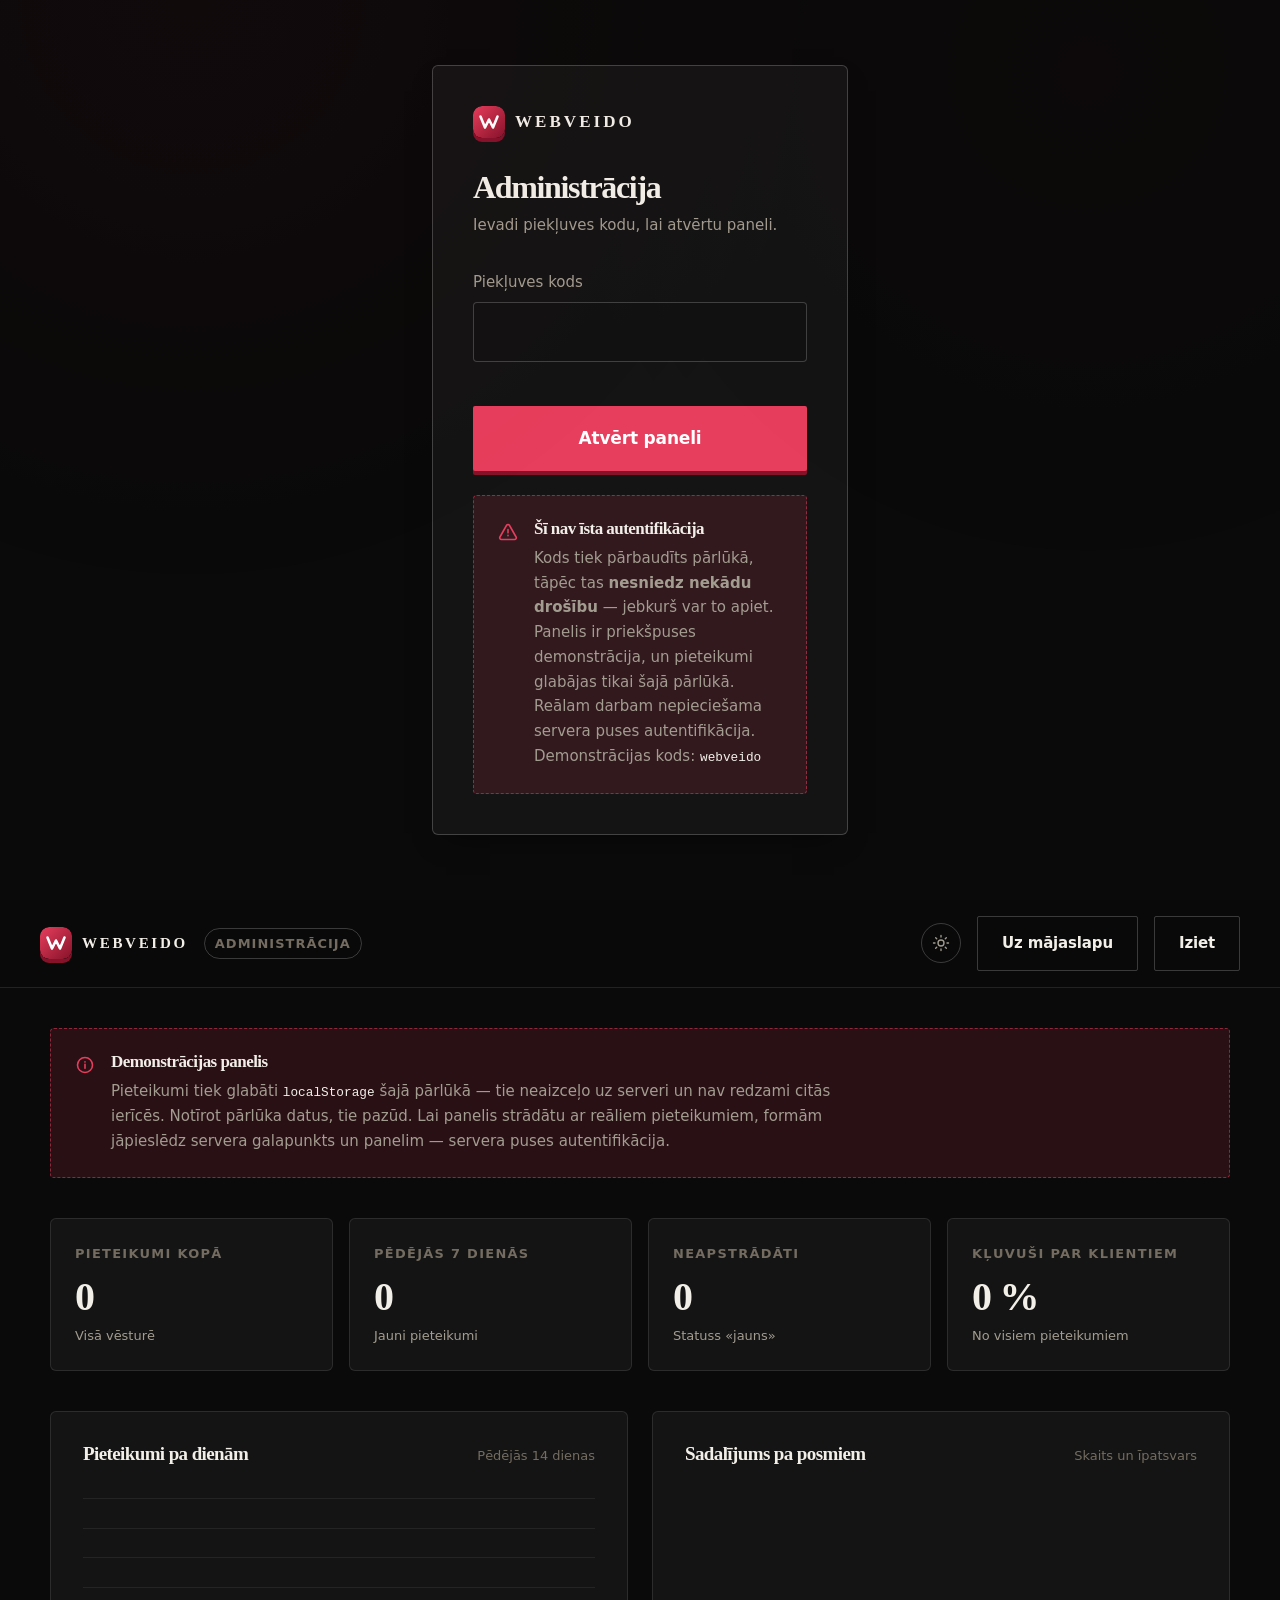
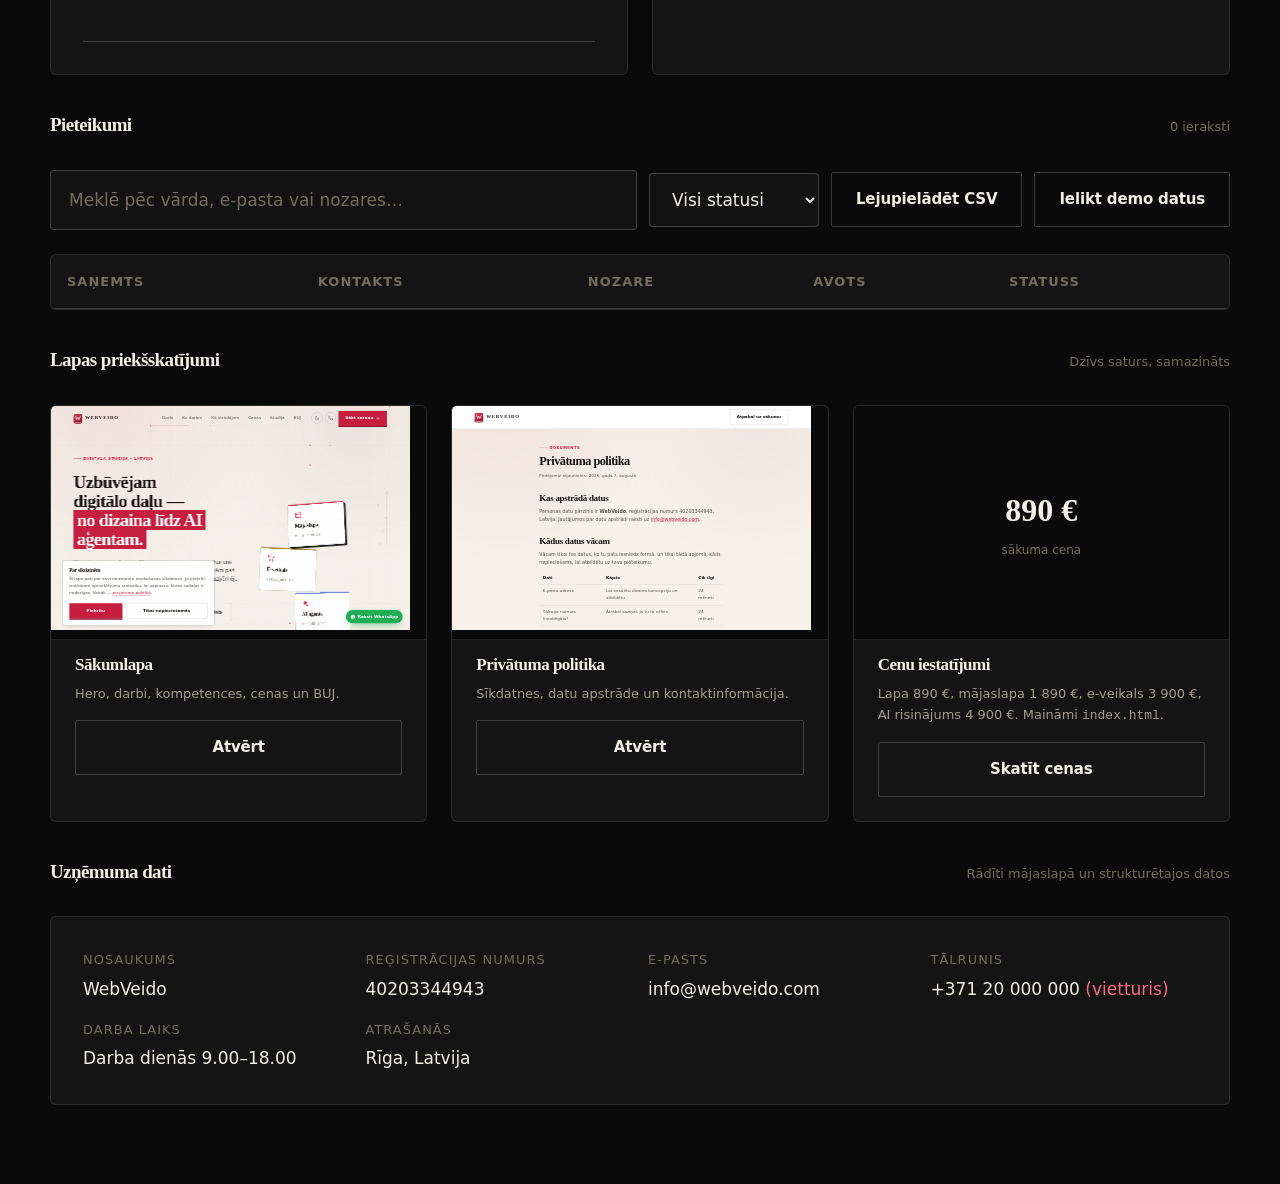
<file: admin.html>
<!DOCTYPE html>
<html lang="lv" data-theme="dark">
<head>
<meta charset="utf-8">
<meta name="viewport" content="width=device-width, initial-scale=1">
<meta http-equiv="Content-Security-Policy" content="default-src 'self'; script-src 'self' 'sha256-xVZvwz6DGTU9p/YyccR7VdPknnXGZD9R0HaZjKZ/9B0='; style-src 'self' 'unsafe-inline' https://fonts.googleapis.com; font-src 'self' https://fonts.gstatic.com; img-src 'self' data:; media-src 'self'; connect-src 'self'; object-src 'none'; base-uri 'self'; form-action 'self'">
<meta name="referrer" content="strict-origin-when-cross-origin">
<title>Administrācija — WebVeido</title>
<meta name="description" content="WebVeido administrācijas panelis: pieteikumi, statistika un lapas priekšskatījumi.">
<meta name="robots" content="noindex, nofollow">
<meta name="theme-color" content="#0a090b">

<link rel="icon" href="/assets/img/favicon.svg" type="image/svg+xml">
<link rel="stylesheet" href="/assets/css/main.css">
<link rel="stylesheet" href="/assets/css/admin.css">

<script>
  (function () {
    var root = document.documentElement;
    try {
      root.setAttribute("data-theme", localStorage.getItem("wv-theme") || "dark");
    } catch (e) {
      root.setAttribute("data-theme", "dark");
    }
  })();
</script>
</head>

<body>

<!-- ====================== PIEKĻUVES EKRĀNS ====================== -->
<div class="gate" id="gate">
  <div class="gate__card">
    <a class="logo" href="/">
      <img class="logo__mark" src="/assets/img/logo.svg" alt="" width="32" height="32" aria-hidden="true">
      <span>WebVeido</span>
    </a>

    <h1>Administrācija</h1>
    <p>Ievadi piekļuves kodu, lai atvērtu paneli.</p>

    <form id="gate-form">
      <div class="field">
        <label for="gate-code">Piekļuves kods</label>
        <input class="input" type="password" id="gate-code" name="code"
               autocomplete="current-password" aria-describedby="gate-error">
        <p class="field-error" id="gate-error" role="alert"></p>
      </div>

      <button class="btn btn--primary btn--block btn--lg" type="submit">Atvērt paneli</button>
    </form>

    <div class="notice" style="margin-top:1.5rem">
      <svg viewBox="0 0 24 24" fill="none" stroke="currentColor" stroke-width="1.9"
           stroke-linecap="round" stroke-linejoin="round" aria-hidden="true">
        <path d="M12 9v4m0 3v.5"/><path d="M10.3 3.9 2.3 18a2 2 0 0 0 1.7 3h16a2 2 0 0 0 1.7-3L13.7 3.9a2 2 0 0 0-3.4 0z"/>
      </svg>
      <div>
        <h2>Šī nav īsta autentifikācija</h2>
        <p>
          Kods tiek pārbaudīts pārlūkā, tāpēc tas <strong>nesniedz nekādu drošību</strong> —
          jebkurš var to apiet. Panelis ir priekšpuses demonstrācija, un pieteikumi
          glabājas tikai šajā pārlūkā. Reālam darbam nepieciešama servera puses
          autentifikācija. Demonstrācijas kods: <code>webveido</code>
        </p>
      </div>
    </div>
  </div>
</div>

<!-- ====================== PANELIS ====================== -->
<div class="admin" id="admin" hidden>

  <header class="admin__bar">
    <a class="logo" href="/">
      <img class="logo__mark" src="/assets/img/logo.svg" alt="" width="32" height="32" aria-hidden="true">
      <span>WebVeido</span>
    </a>
    <span class="admin__tag">Administrācija</span>

    <div class="admin__spacer"></div>

    <button class="icon-btn theme-toggle" type="button" id="theme-toggle"
            aria-label="Pārslēgt gaišo vai tumšo režīmu">
      <svg class="icon-sun" viewBox="0 0 24 24" fill="none" stroke="currentColor" stroke-width="1.8"
           stroke-linecap="round" aria-hidden="true">
        <circle cx="12" cy="12" r="4"/>
        <path d="M12 2v2m0 16v2M4.9 4.9l1.4 1.4m11.4 11.4 1.4 1.4M2 12h2m16 0h2M4.9 19.1l1.4-1.4M17.7 6.3l1.4-1.4"/>
      </svg>
      <svg class="icon-moon" viewBox="0 0 24 24" fill="none" stroke="currentColor" stroke-width="1.8"
           stroke-linecap="round" stroke-linejoin="round" aria-hidden="true">
        <path d="M21 12.8A9 9 0 1 1 11.2 3a7 7 0 0 0 9.8 9.8z"/>
      </svg>
    </button>

    <a class="btn btn--ghost" href="/">Uz mājaslapu</a>
    <button class="btn btn--ghost" type="button" id="logout">Iziet</button>
  </header>

  <main class="admin__main">
    <div class="admin__wrap">

      <div class="notice">
        <svg viewBox="0 0 24 24" fill="none" stroke="currentColor" stroke-width="1.9"
             stroke-linecap="round" stroke-linejoin="round" aria-hidden="true">
          <circle cx="12" cy="12" r="9"/><path d="M12 8v.5M12 11v5"/>
        </svg>
        <div>
          <h2>Demonstrācijas panelis</h2>
          <p>
            Pieteikumi tiek glabāti <code>localStorage</code> šajā pārlūkā — tie neaizceļo
            uz serveri un nav redzami citās ierīcēs. Notīrot pārlūka datus, tie pazūd.
            Lai panelis strādātu ar reāliem pieteikumiem, formām jāpieslēdz servera
            galapunkts un panelim — servera puses autentifikācija.
          </p>
        </div>
      </div>

      <!-- --- Kopsavilkums --- -->
      <section aria-labelledby="kopsavilkums">
        <h2 class="hp" id="kopsavilkums">Kopsavilkums</h2>
        <div class="tiles">
          <div class="tile">
            <div class="tile__label">Pieteikumi kopā</div>
            <div class="tile__value" id="t-total">0</div>
            <div class="tile__sub" id="t-total-sub">Visā vēsturē</div>
          </div>
          <div class="tile">
            <div class="tile__label">Pēdējās 7 dienās</div>
            <div class="tile__value" id="t-week">0</div>
            <div class="tile__sub" id="t-week-sub">Jauni pieteikumi</div>
          </div>
          <div class="tile">
            <div class="tile__label">Neapstrādāti</div>
            <div class="tile__value" id="t-new">0</div>
            <div class="tile__sub">Statuss «jauns»</div>
          </div>
          <div class="tile">
            <div class="tile__label">Kļuvuši par klientiem</div>
            <div class="tile__value" id="t-rate">0 %</div>
            <div class="tile__sub" id="t-rate-sub">No visiem pieteikumiem</div>
          </div>
        </div>
      </section>

      <!-- --- Diagrammas --- -->
      <section class="panels" aria-labelledby="statistika">
        <h2 class="hp" id="statistika">Statistika</h2>

        <div class="panel">
          <div class="panel__head">
            <h2>Pieteikumi pa dienām</h2>
            <p>Pēdējās 14 dienas</p>
          </div>
          <div class="bars" id="chart-days" role="img"
               aria-label="Stabiņu diagramma: pieteikumu skaits katrā no pēdējām 14 dienām"></div>
        </div>

        <div class="panel">
          <div class="panel__head">
            <h2>Sadalījums pa posmiem</h2>
            <p>Skaits un īpatsvars</p>
          </div>
          <div class="stages" id="chart-stages"></div>
        </div>
      </section>

      <!-- --- Pieteikumi --- -->
      <section aria-labelledby="pieteikumi">
        <div class="panel__head">
          <h2 id="pieteikumi">Pieteikumi</h2>
          <p id="leads-count">0 ieraksti</p>
        </div>

        <div class="toolbar">
          <label class="hp" for="q">Meklēt pieteikumos</label>
          <input class="input" type="search" id="q" placeholder="Meklē pēc vārda, e-pasta vai nozares…">

          <label class="hp" for="filter">Filtrēt pēc statusa</label>
          <select class="input" id="filter">
            <option value="">Visi statusi</option>
            <option value="jauns">Jauns</option>
            <option value="sazinājāmies">Sazinājāmies</option>
            <option value="piedāvājums">Piedāvājums</option>
            <option value="klients">Klients</option>
            <option value="atteikts">Atteikts</option>
          </select>

          <button class="btn btn--ghost" type="button" id="export">Lejupielādēt CSV</button>
          <button class="btn btn--ghost" type="button" id="seed">Ielikt demo datus</button>
        </div>

        <div class="table-wrap">
          <table class="leads">
            <caption class="hp">Saņemtie pieteikumi. Rinda atver detaļas.</caption>
            <thead>
              <tr>
                <th scope="col">Saņemts</th>
                <th scope="col">Kontakts</th>
                <th scope="col">Nozare</th>
                <th scope="col">Avots</th>
                <th scope="col">Statuss</th>
              </tr>
            </thead>
            <tbody id="leads-body"></tbody>
          </table>
          <div class="empty" id="leads-empty" hidden>
            <strong>Pagaidām nav neviena pieteikuma</strong>
            <p>Aizpildi formu mājaslapā vai nospied «Ielikt demo datus».</p>
          </div>
        </div>
      </section>

      <!-- --- Priekšskatījumi --- -->
      <section aria-labelledby="prieksskatijumi">
        <div class="panel__head">
          <h2 id="prieksskatijumi">Lapas priekšskatījumi</h2>
          <p>Dzīvs saturs, samazināts</p>
        </div>

        <div class="previews">
          <div class="preview">
            <div class="preview__frame">
              <iframe src="/" title="Sākumlapas priekšskatījums" loading="lazy" tabindex="-1"></iframe>
            </div>
            <div class="preview__body">
              <h3>Sākumlapa</h3>
              <p>Hero, darbi, kompetences, cenas un BUJ.</p>
              <a class="btn btn--ghost btn--block" href="/" target="_blank" rel="noopener">Atvērt</a>
            </div>
          </div>

          <div class="preview">
            <div class="preview__frame">
              <iframe src="/privatums.html" title="Privātuma politikas priekšskatījums" loading="lazy" tabindex="-1"></iframe>
            </div>
            <div class="preview__body">
              <h3>Privātuma politika</h3>
              <p>Sīkdatnes, datu apstrāde un kontaktinformācija.</p>
              <a class="btn btn--ghost btn--block" href="/privatums.html" target="_blank" rel="noopener">Atvērt</a>
            </div>
          </div>

          <div class="preview">
            <div class="preview__frame" style="display:grid;place-items:center">
              <div style="text-align:center;padding:1rem">
                <div style="font-family:var(--font-display);font-size:2rem;font-weight:700">890 €</div>
                <div style="font-size:0.75rem;color:var(--text-subtle);margin-top:0.25rem">sākuma cena</div>
              </div>
            </div>
            <div class="preview__body">
              <h3>Cenu iestatījumi</h3>
              <p>Lapa 890 €, mājaslapa 1 890 €, e-veikals 3 900 €, AI risinājums 4 900 €. Maināmi <code>index.html</code>.</p>
              <a class="btn btn--ghost btn--block" href="/#cenas" target="_blank" rel="noopener">Skatīt cenas</a>
            </div>
          </div>
        </div>
      </section>

      <!-- --- Uzņēmuma dati --- -->
      <section aria-labelledby="dati">
        <div class="panel__head">
          <h2 id="dati">Uzņēmuma dati</h2>
          <p>Rādīti mājaslapā un strukturētajos datos</p>
        </div>

        <div class="panel">
          <dl style="display:grid;gap:1rem;grid-template-columns:repeat(auto-fit,minmax(min(100%,14rem),1fr))">
            <div>
              <dt style="font-size:var(--fs-xs);text-transform:uppercase;letter-spacing:.08em;color:var(--text-subtle)">Nosaukums</dt>
              <dd style="margin-top:.25rem">WebVeido</dd>
            </div>
            <div>
              <dt style="font-size:var(--fs-xs);text-transform:uppercase;letter-spacing:.08em;color:var(--text-subtle)">Reģistrācijas numurs</dt>
              <dd style="margin-top:.25rem">40203344943</dd>
            </div>
            <div>
              <dt style="font-size:var(--fs-xs);text-transform:uppercase;letter-spacing:.08em;color:var(--text-subtle)">E-pasts</dt>
              <dd style="margin-top:.25rem">info@webveido.com</dd>
            </div>
            <div>
              <dt style="font-size:var(--fs-xs);text-transform:uppercase;letter-spacing:.08em;color:var(--text-subtle)">Tālrunis</dt>
              <dd style="margin-top:.25rem">+371 20 000 000 <span style="color:var(--brand-400)">(vietturis)</span></dd>
            </div>
            <div>
              <dt style="font-size:var(--fs-xs);text-transform:uppercase;letter-spacing:.08em;color:var(--text-subtle)">Darba laiks</dt>
              <dd style="margin-top:.25rem">Darba dienās 9.00–18.00</dd>
            </div>
            <div>
              <dt style="font-size:var(--fs-xs);text-transform:uppercase;letter-spacing:.08em;color:var(--text-subtle)">Atrašanās</dt>
              <dd style="margin-top:.25rem">Rīga, Latvija</dd>
            </div>
          </dl>
        </div>
      </section>

    </div>
  </main>
</div>

<!-- Detaļu panelis -->
<div class="scrim" id="scrim" data-open="false"></div>

<aside class="drawer" id="drawer" data-open="false" aria-labelledby="drawer-title" hidden>
  <div class="drawer__head">
    <div>
      <h2 id="drawer-title">Pieteikums</h2>
      <p id="drawer-date"></p>
    </div>
    <button class="icon-btn" type="button" id="drawer-close" aria-label="Aizvērt">
      <svg viewBox="0 0 24 24" fill="none" stroke="currentColor" stroke-width="1.9"
           stroke-linecap="round" aria-hidden="true"><path d="M18 6 6 18M6 6l12 12"/></svg>
    </button>
  </div>

  <dl id="drawer-body"></dl>

  <div class="field">
    <label for="drawer-status">Statuss</label>
    <select class="input" id="drawer-status">
      <option value="jauns">Jauns</option>
      <option value="sazinājāmies">Sazinājāmies</option>
      <option value="piedāvājums">Piedāvājums</option>
      <option value="klients">Klients</option>
      <option value="atteikts">Atteikts</option>
    </select>
  </div>

  <div class="drawer__actions">
    <a class="btn btn--primary" id="drawer-mail" href="#">Atbildēt e-pastā</a>
    <button class="btn btn--ghost" type="button" id="drawer-delete">Dzēst</button>
  </div>
</aside>

<script src="/assets/js/store.js" defer></script>
<script src="/assets/js/admin.js" defer></script>
</body>
</html>
</file>
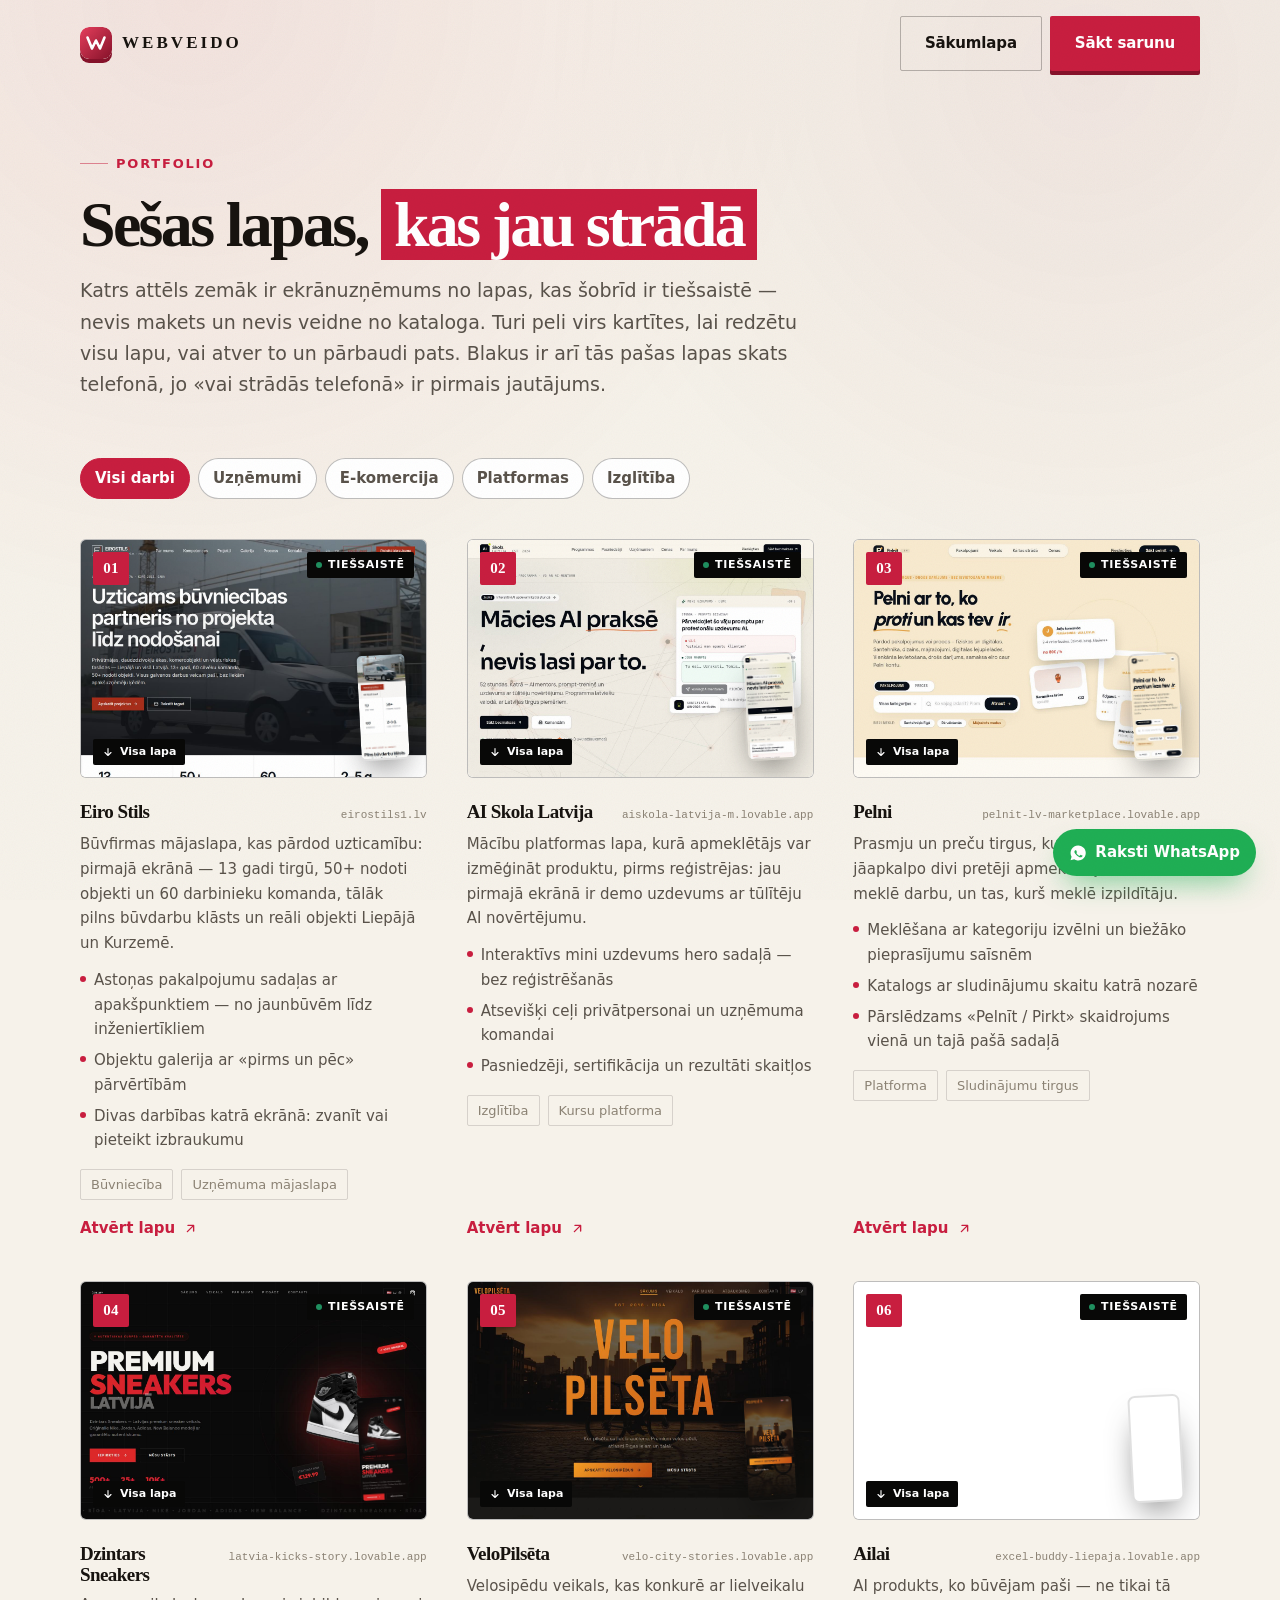
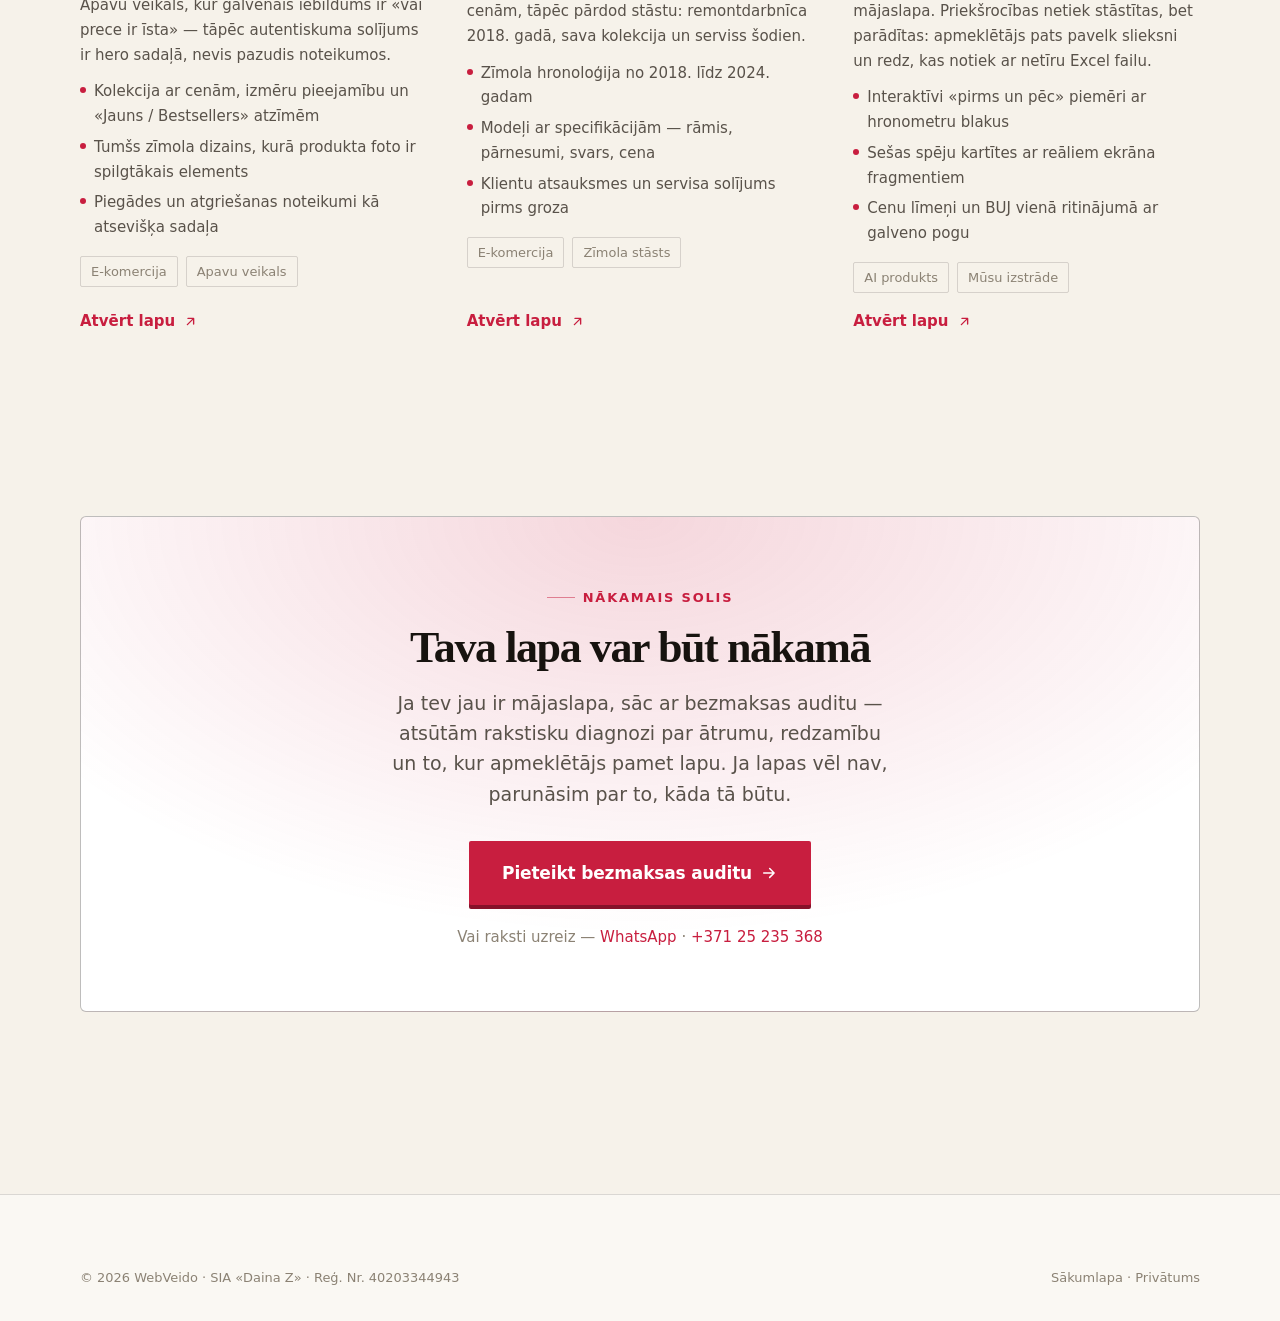
<file: portfolio.html>
<!DOCTYPE html>
<html lang="lv" data-theme="light">
<head>
<meta charset="utf-8">
<meta name="viewport" content="width=device-width, initial-scale=1">
<meta http-equiv="Content-Security-Policy" content="default-src 'self'; script-src 'self' 'sha256-kgii2i1M7Pu3EfHoRusEAfZf8icAMwi3btIRmxMrqwg=' 'sha256-QAEODN3EWwagi4DUJQBRRfbtmyyFiGItHTnWvLo3EyQ=' 'sha256-YSyOziO1GWvtyJYpNy+R2qRuvgiysE+iknRIHFt5miQ=' 'sha256-u2MpLKXJ+H3Gvqz9z9UT6rSa7pl8ar2mOfila87fKb0='; style-src 'self' 'unsafe-inline' https://fonts.googleapis.com; font-src 'self' https://fonts.gstatic.com; img-src 'self' data:; media-src 'self'; connect-src 'self'; object-src 'none'; base-uri 'self'; form-action 'self'">
<meta name="referrer" content="strict-origin-when-cross-origin">
<title>Portfolio — mājaslapu piemēri | WebVeido</title>
<meta name="description" content="Seši reāli WebVeido darbi: būvniecība, e-komercija, izglītība un platformas. Katrs ekrānuzņēmums ir no lapas, kas šobrīd strādā tiešsaistē — atver un pārbaudi.">
<meta name="theme-color" content="#f6f2ea">
<link rel="canonical" href="https://webveido.com/portfolio.html">

<meta property="og:type" content="website">
<meta property="og:locale" content="lv_LV">
<meta property="og:url" content="https://webveido.com/portfolio.html">
<meta property="og:title" content="Portfolio — mājaslapu piemēri | WebVeido">
<meta property="og:description" content="Seši darbi, kas šobrīd strādā tiešsaistē. Ekrānuzņēmumi no reālām lapām — atver un pārbaudi pats.">
<meta property="og:image" content="https://webveido.com/assets/img/og.png">
<meta name="twitter:card" content="summary_large_image">

<link rel="icon" href="/assets/img/favicon.svg" type="image/svg+xml">
<link rel="apple-touch-icon" href="/assets/img/apple-touch-icon.png">
<link rel="manifest" href="/site.webmanifest">

<link rel="preconnect" href="https://fonts.googleapis.com">
<link rel="preconnect" href="https://fonts.gstatic.com" crossorigin>
<link id="gfonts" rel="stylesheet" media="print"
      href="https://fonts.googleapis.com/css2?family=Inter:wght@400;500;600;700&family=Fraunces:opsz,wght@9..144,600;9..144,700;9..144,900&display=swap">
<script>document.getElementById("gfonts").media = "all";</script>
<noscript><link rel="stylesheet" href="https://fonts.googleapis.com/css2?family=Inter:wght@400;500;600;700&family=Fraunces:opsz,wght@9..144,600;9..144,700;9..144,900&display=swap"></noscript>

<link rel="stylesheet" href="/assets/css/main.css">
<link rel="stylesheet" href="/assets/css/motion.css">

<script>
  (function () {
    var root = document.documentElement;
    try { root.setAttribute("data-theme", localStorage.getItem("wv-theme") || "light"); }
    catch (e) { root.setAttribute("data-theme", "light"); }
  })();
</script>
</head>

<body>
<div class="grain" aria-hidden="true"></div>
<a class="skip-link" href="#saturs">Pāriet uz galveno saturu</a>
<div class="progress" id="progress" role="presentation"></div>

<header class="header" data-scrolled="true">
  <div class="container header__inner">
    <a class="logo" href="/" aria-label="WebVeido — sākumlapa">
      <img class="logo__mark" src="/assets/img/logo.svg" alt="" width="32" height="32" aria-hidden="true">
      <span>WebVeido</span>
    </a>
    <div class="header__actions" style="margin-left:auto">
      <a class="btn btn--ghost" href="/">Sākumlapa</a>
      <a class="btn btn--primary" href="/#sakt">Sākt sarunu</a>
    </div>
  </div>
</header>

<main id="saturs">
  <section class="section" style="padding-top:9rem">
    <div class="container">
      <div class="section-head" data-reveal="3d">
        <span class="eyebrow">Portfolio</span>
        <h1 style="font-size:var(--fs-3xl)">Sešas lapas, <span class="ink-mark">kas jau strādā</span></h1>
        <p>
          Katrs attēls zemāk ir ekrānuzņēmums no lapas, kas šobrīd ir tiešsaistē —
          nevis makets un nevis veidne no kataloga. Turi peli virs kartītes, lai
          redzētu visu lapu, vai atver to un pārbaudi pats. Blakus ir arī tās pašas
          lapas skats telefonā, jo «vai strādās telefonā» ir pirmais jautājums.
        </p>
      </div>

      <div class="filters" role="group" aria-label="Filtrēt pēc nozares" data-reveal>
        <button class="filter" type="button" data-filter="visi" aria-pressed="true">Visi darbi</button>
        <button class="filter" type="button" data-filter="uznemumi" aria-pressed="false">Uzņēmumi</button>
        <button class="filter" type="button" data-filter="ekomercija" aria-pressed="false">E-komercija</button>
        <button class="filter" type="button" data-filter="platformas" aria-pressed="false">Platformas</button>
        <button class="filter" type="button" data-filter="izglitiba" aria-pressed="false">Izglītība</button>
      </div>

      <p class="form-status" id="filter-status" role="status" aria-live="polite" hidden></p>

      <div class="works" id="darbu-saraksts">

        <!-- 1. Eiro Stils ------------------------------------------------ -->
        <article class="work" data-reveal data-cat="uznemumi">
          <div class="work__frame">
            <span class="work__n" aria-hidden="true">01</span>
            <div class="work__viewport">
              <span class="work__live"><i aria-hidden="true"></i>Tiešsaistē</span>
              <span class="work__hint">
                <svg viewBox="0 0 24 24" fill="none" stroke="currentColor" stroke-width="2.2"
                     stroke-linecap="round" stroke-linejoin="round" aria-hidden="true">
                  <path d="M12 5v14M6 13l6 6 6-6"/>
                </svg>
                Visa lapa
              </span>
              <img class="work__shot" src="/assets/img/darbi/eirostils.jpg" width="1280" height="3400"
                   decoding="async"
                   alt="Eiro Stils mājaslapas ekrānuzņēmums — būvniecības uzņēmuma sākumlapa ar pakalpojumu klāstu un objektu galeriju">
              <img class="work__phone" src="/assets/img/darbi/eirostils-mobile.jpg" width="390" height="844"
                   loading="lazy" decoding="async" alt="Tā pati Eiro Stils lapa telefona ekrānā">
              <video class="work__video" muted loop playsinline preload="none"
                     poster="/assets/img/darbi/eirostils.jpg" data-src="/assets/video/eirostils-preview.mp4"
                     aria-hidden="true" tabindex="-1"></video>
            </div>
          </div>

          <div class="work__head">
            <h3>Eiro Stils</h3>
            <span class="work__domain">eirostils1.lv</span>
          </div>

          <p>
            Būvfirmas mājaslapa, kas pārdod uzticamību: pirmajā ekrānā — 13 gadi tirgū,
            50+ nodoti objekti un 60 darbinieku komanda, tālāk pilns būvdarbu klāsts un
            reāli objekti Liepājā un Kurzemē.
          </p>

          <ul class="work__points">
            <li>Astoņas pakalpojumu sadaļas ar apakšpunktiem — no jaunbūvēm līdz inženiertīkliem</li>
            <li>Objektu galerija ar «pirms un pēc» pārvērtībām</li>
            <li>Divas darbības katrā ekrānā: zvanīt vai pieteikt izbraukumu</li>
          </ul>

          <div class="work__meta"><span>Būvniecība</span><span>Uzņēmuma mājaslapa</span></div>

          <a class="work__link" href="https://eirostils1.lv" target="_blank" rel="noopener">
            Atvērt lapu <svg viewBox="0 0 24 24" fill="none" stroke="currentColor" stroke-width="2.2" stroke-linecap="round" stroke-linejoin="round" aria-hidden="true"><path d="M7 17 17 7M8 7h9v9"/></svg>
          </a>
        </article>

        <!-- 2. AI Skola Latvija ------------------------------------------ -->
        <article class="work" data-reveal style="--reveal-delay:80ms" data-cat="izglitiba">
          <div class="work__frame">
            <span class="work__n" aria-hidden="true">02</span>
            <div class="work__viewport">
              <span class="work__live"><i aria-hidden="true"></i>Tiešsaistē</span>
              <span class="work__hint">
                <svg viewBox="0 0 24 24" fill="none" stroke="currentColor" stroke-width="2.2"
                     stroke-linecap="round" stroke-linejoin="round" aria-hidden="true">
                  <path d="M12 5v14M6 13l6 6 6-6"/>
                </svg>
                Visa lapa
              </span>
              <img class="work__shot" src="/assets/img/darbi/aiskola.jpg" width="1280" height="3400"
                   decoding="async"
                   alt="AI Skola Latvija mājaslapas ekrānuzņēmums — mācību programmas lapa ar interaktīvu uzdevumu demo">
              <img class="work__phone" src="/assets/img/darbi/aiskola-mobile.jpg" width="390" height="844"
                   loading="lazy" decoding="async" alt="Tā pati AI Skola Latvija lapa telefona ekrānā">
              <video class="work__video" muted loop playsinline preload="none"
                     poster="/assets/img/darbi/aiskola.jpg" data-src="/assets/video/aiskola-preview.mp4"
                     aria-hidden="true" tabindex="-1"></video>
            </div>
          </div>

          <div class="work__head">
            <h3>AI Skola Latvija</h3>
            <span class="work__domain">aiskola-latvija-m.lovable.app</span>
          </div>

          <p>
            Mācību platformas lapa, kurā apmeklētājs var izmēģināt produktu, pirms
            reģistrējas: jau pirmajā ekrānā ir demo uzdevums ar tūlītēju AI novērtējumu.
          </p>

          <ul class="work__points">
            <li>Interaktīvs mini uzdevums hero sadaļā — bez reģistrēšanās</li>
            <li>Atsevišķi ceļi privātpersonai un uzņēmuma komandai</li>
            <li>Pasniedzēji, sertifikācija un rezultāti skaitļos</li>
          </ul>

          <div class="work__meta"><span>Izglītība</span><span>Kursu platforma</span></div>

          <a class="work__link" href="https://aiskola-latvija-m.lovable.app" target="_blank" rel="noopener">
            Atvērt lapu <svg viewBox="0 0 24 24" fill="none" stroke="currentColor" stroke-width="2.2" stroke-linecap="round" stroke-linejoin="round" aria-hidden="true"><path d="M7 17 17 7M8 7h9v9"/></svg>
          </a>
        </article>

        <!-- 3. Pelni ------------------------------------------------------ -->
        <article class="work" data-reveal style="--reveal-delay:160ms" data-cat="platformas">
          <div class="work__frame">
            <span class="work__n" aria-hidden="true">03</span>
            <div class="work__viewport">
              <span class="work__live"><i aria-hidden="true"></i>Tiešsaistē</span>
              <span class="work__hint">
                <svg viewBox="0 0 24 24" fill="none" stroke="currentColor" stroke-width="2.2"
                     stroke-linecap="round" stroke-linejoin="round" aria-hidden="true">
                  <path d="M12 5v14M6 13l6 6 6-6"/>
                </svg>
                Visa lapa
              </span>
              <img class="work__shot" src="/assets/img/darbi/pelnit.jpg" width="1280" height="3400"
                   loading="lazy" decoding="async"
                   alt="Pelni mājaslapas ekrānuzņēmums — prasmju un preču tirgus ar kategoriju katalogu">
              <img class="work__phone" src="/assets/img/darbi/pelnit-mobile.jpg" width="390" height="844"
                   loading="lazy" decoding="async" alt="Tā pati Pelni lapa telefona ekrānā">
              <video class="work__video" muted loop playsinline preload="none"
                     poster="/assets/img/darbi/pelnit.jpg" data-src="/assets/video/pelnit-preview.mp4"
                     aria-hidden="true" tabindex="-1"></video>
            </div>
          </div>

          <div class="work__head">
            <h3>Pelni</h3>
            <span class="work__domain">pelnit-lv-marketplace.lovable.app</span>
          </div>

          <p>
            Prasmju un preču tirgus, kur vienā lapā jāapkalpo divi pretēji apmeklētāji —
            tas, kurš meklē darbu, un tas, kurš meklē izpildītāju.
          </p>

          <ul class="work__points">
            <li>Meklēšana ar kategoriju izvēlni un biežāko pieprasījumu saīsnēm</li>
            <li>Katalogs ar sludinājumu skaitu katrā nozarē</li>
            <li>Pārslēdzams «Pelnīt / Pirkt» skaidrojums vienā un tajā pašā sadaļā</li>
          </ul>

          <div class="work__meta"><span>Platforma</span><span>Sludinājumu tirgus</span></div>

          <a class="work__link" href="https://pelnit-lv-marketplace.lovable.app" target="_blank" rel="noopener">
            Atvērt lapu <svg viewBox="0 0 24 24" fill="none" stroke="currentColor" stroke-width="2.2" stroke-linecap="round" stroke-linejoin="round" aria-hidden="true"><path d="M7 17 17 7M8 7h9v9"/></svg>
          </a>
        </article>

        <!-- 4. Dzintars Sneakers ------------------------------------------ -->
        <article class="work" data-reveal data-cat="ekomercija">
          <div class="work__frame">
            <span class="work__n" aria-hidden="true">04</span>
            <div class="work__viewport">
              <span class="work__live"><i aria-hidden="true"></i>Tiešsaistē</span>
              <span class="work__hint">
                <svg viewBox="0 0 24 24" fill="none" stroke="currentColor" stroke-width="2.2"
                     stroke-linecap="round" stroke-linejoin="round" aria-hidden="true">
                  <path d="M12 5v14M6 13l6 6 6-6"/>
                </svg>
                Visa lapa
              </span>
              <img class="work__shot" src="/assets/img/darbi/latvia-kicks.jpg" width="1280" height="3400"
                   loading="lazy" decoding="async"
                   alt="Dzintars Sneakers mājaslapas ekrānuzņēmums — apavu interneta veikala kolekcijas lapa">
              <img class="work__phone" src="/assets/img/darbi/latvia-kicks-mobile.jpg" width="390" height="844"
                   loading="lazy" decoding="async" alt="Tā pati Dzintars Sneakers lapa telefona ekrānā">
              <video class="work__video" muted loop playsinline preload="none"
                     poster="/assets/img/darbi/latvia-kicks.jpg" data-src="/assets/video/latvia-kicks-preview.mp4"
                     aria-hidden="true" tabindex="-1"></video>
            </div>
          </div>

          <div class="work__head">
            <h3>Dzintars Sneakers</h3>
            <span class="work__domain">latvia-kicks-story.lovable.app</span>
          </div>

          <p>
            Apavu veikals, kur galvenais iebildums ir «vai prece ir īsta» — tāpēc
            autentiskuma solījums ir hero sadaļā, nevis pazudis noteikumos.
          </p>

          <ul class="work__points">
            <li>Kolekcija ar cenām, izmēru pieejamību un «Jauns / Bestsellers» atzīmēm</li>
            <li>Tumšs zīmola dizains, kurā produkta foto ir spilgtākais elements</li>
            <li>Piegādes un atgriešanas noteikumi kā atsevišķa sadaļa</li>
          </ul>

          <div class="work__meta"><span>E-komercija</span><span>Apavu veikals</span></div>

          <a class="work__link" href="https://latvia-kicks-story.lovable.app" target="_blank" rel="noopener">
            Atvērt lapu <svg viewBox="0 0 24 24" fill="none" stroke="currentColor" stroke-width="2.2" stroke-linecap="round" stroke-linejoin="round" aria-hidden="true"><path d="M7 17 17 7M8 7h9v9"/></svg>
          </a>
        </article>

        <!-- 5. VeloPilsēta ------------------------------------------------ -->
        <article class="work" data-reveal style="--reveal-delay:80ms" data-cat="ekomercija">
          <div class="work__frame">
            <span class="work__n" aria-hidden="true">05</span>
            <div class="work__viewport">
              <span class="work__live"><i aria-hidden="true"></i>Tiešsaistē</span>
              <span class="work__hint">
                <svg viewBox="0 0 24 24" fill="none" stroke="currentColor" stroke-width="2.2"
                     stroke-linecap="round" stroke-linejoin="round" aria-hidden="true">
                  <path d="M12 5v14M6 13l6 6 6-6"/>
                </svg>
                Visa lapa
              </span>
              <img class="work__shot" src="/assets/img/darbi/velo-city.jpg" width="1280" height="3400"
                   loading="lazy" decoding="async"
                   alt="VeloPilsēta mājaslapas ekrānuzņēmums — velosipēdu veikala lapa ar zīmola stāstu">
              <img class="work__phone" src="/assets/img/darbi/velo-city-mobile.jpg" width="390" height="844"
                   loading="lazy" decoding="async" alt="Tā pati VeloPilsēta lapa telefona ekrānā">
              <video class="work__video" muted loop playsinline preload="none"
                     poster="/assets/img/darbi/velo-city.jpg" data-src="/assets/video/velo-city-preview.mp4"
                     aria-hidden="true" tabindex="-1"></video>
            </div>
          </div>

          <div class="work__head">
            <h3>VeloPilsēta</h3>
            <span class="work__domain">velo-city-stories.lovable.app</span>
          </div>

          <p>
            Velosipēdu veikals, kas konkurē ar lielveikalu cenām, tāpēc pārdod stāstu:
            remontdarbnīca 2018. gadā, sava kolekcija un serviss šodien.
          </p>

          <ul class="work__points">
            <li>Zīmola hronoloģija no 2018. līdz 2024. gadam</li>
            <li>Modeļi ar specifikācijām — rāmis, pārnesumi, svars, cena</li>
            <li>Klientu atsauksmes un servisa solījums pirms groza</li>
          </ul>

          <div class="work__meta"><span>E-komercija</span><span>Zīmola stāsts</span></div>

          <a class="work__link" href="https://velo-city-stories.lovable.app" target="_blank" rel="noopener">
            Atvērt lapu <svg viewBox="0 0 24 24" fill="none" stroke="currentColor" stroke-width="2.2" stroke-linecap="round" stroke-linejoin="round" aria-hidden="true"><path d="M7 17 17 7M8 7h9v9"/></svg>
          </a>
        </article>

        <!-- 6. Ailai ------------------------------------------------------ -->
        <article class="work" data-reveal style="--reveal-delay:160ms" data-cat="platformas">
          <div class="work__frame">
            <span class="work__n" aria-hidden="true">06</span>
            <div class="work__viewport">
              <span class="work__live"><i aria-hidden="true"></i>Tiešsaistē</span>
              <span class="work__hint">
                <svg viewBox="0 0 24 24" fill="none" stroke="currentColor" stroke-width="2.2"
                     stroke-linecap="round" stroke-linejoin="round" aria-hidden="true">
                  <path d="M12 5v14M6 13l6 6 6-6"/>
                </svg>
                Visa lapa
              </span>
              <img class="work__shot" src="/assets/img/darbi/excel-buddy.jpg" width="1280" height="3400"
                   loading="lazy" decoding="async"
                   alt="Ailai mājaslapas ekrānuzņēmums — AI produkta lapa ar interaktīviem piemēriem">
              <img class="work__phone" src="/assets/img/darbi/excel-buddy-mobile.jpg" width="390" height="844"
                   loading="lazy" decoding="async" alt="Tā pati Ailai lapa telefona ekrānā">
              <video class="work__video" muted loop playsinline preload="none"
                     poster="/assets/img/darbi/excel-buddy.jpg" data-src="/assets/video/excel-buddy-preview.mp4"
                     aria-hidden="true" tabindex="-1"></video>
            </div>
          </div>

          <div class="work__head">
            <h3>Ailai</h3>
            <span class="work__domain">excel-buddy-liepaja.lovable.app</span>
          </div>

          <p>
            AI produkts, ko būvējam paši — ne tikai tā mājaslapa. Priekšrocības
            netiek stāstītas, bet parādītas: apmeklētājs pats pavelk slieksni un
            redz, kas notiek ar netīru Excel failu.
          </p>

          <ul class="work__points">
            <li>Interaktīvi «pirms un pēc» piemēri ar hronometru blakus</li>
            <li>Sešas spēju kartītes ar reāliem ekrāna fragmentiem</li>
            <li>Cenu līmeņi un BUJ vienā ritinājumā ar galveno pogu</li>
          </ul>

          <div class="work__meta"><span>AI produkts</span><span>Mūsu izstrāde</span></div>

          <a class="work__link" href="https://excel-buddy-liepaja.lovable.app" target="_blank" rel="noopener">
            Atvērt lapu <svg viewBox="0 0 24 24" fill="none" stroke="currentColor" stroke-width="2.2" stroke-linecap="round" stroke-linejoin="round" aria-hidden="true"><path d="M7 17 17 7M8 7h9v9"/></svg>
          </a>
        </article>
      </div>
    </div>
  </section>

  <section class="section section--tight">
    <div class="container">
      <div class="cta" data-reveal="3d">
        <div style="text-align:center;max-width:44rem;margin-inline:auto">
          <span class="eyebrow" style="justify-content:center">Nākamais solis</span>
          <h2 style="font-size:var(--fs-2xl)">Tava lapa var būt nākamā</h2>
          <p class="lead" style="margin:1rem auto 2rem">
            Ja tev jau ir mājaslapa, sāc ar bezmaksas auditu — atsūtām rakstisku
            diagnozi par ātrumu, redzamību un to, kur apmeklētājs pamet lapu.
            Ja lapas vēl nav, parunāsim par to, kāda tā būtu.
          </p>
          <a class="btn btn--primary btn--lg" href="/#sakt">
            Pieteikt bezmaksas auditu
            <svg viewBox="0 0 24 24" fill="none" stroke="currentColor" stroke-width="2"
                 stroke-linecap="round" stroke-linejoin="round" aria-hidden="true">
              <path d="M5 12h14M13 6l6 6-6 6"/>
            </svg>
          </a>
          <p style="margin-top:1.25rem;font-size:var(--fs-sm);color:var(--text-subtle)">
            Vai raksti uzreiz —
            <a href="https://wa.me/37125235368" target="_blank" rel="noopener" style="color:var(--accent)">WhatsApp</a> ·
            <a href="tel:+37125235368" style="color:var(--accent)">+371 25 235 368</a>
          </p>
        </div>
      </div>
    </div>
  </section>
</main>

<a class="float-wa" href="https://wa.me/37125235368" target="_blank" rel="noopener">
  <svg viewBox="0 0 24 24" fill="currentColor" aria-hidden="true">
    <path d="M12 2a10 10 0 0 0-8.6 15l-1.3 4.7 4.8-1.3A10 10 0 1 0 12 2zm5.8 14.2c-.2.7-1.4 1.3-2 1.4-.5.1-1.1.1-1.8-.1a13 13 0 0 1-5.7-4.4c-.7-1-1.1-2-1.1-2.9 0-.9.5-1.4.7-1.6.2-.2.5-.3.7-.3h.5c.2 0 .4 0 .6.5l.8 1.9c.1.2 0 .4-.1.5l-.4.5c-.1.1-.3.3-.1.6.2.3.7 1.2 1.6 2 1.1.9 2 1.2 2.3 1.4.3.1.4 0 .6-.1l.8-1c.2-.2.4-.2.6-.1l1.9.9c.2.1.4.2.4.3v.6z"/>
  </svg>
  Raksti WhatsApp
</a>

<div class="cta-bar" id="cta-bar" data-show="false">
  <a class="btn btn--primary" href="/#sakt">Pieteikt bezmaksas auditu</a>
  <a class="btn btn--ghost" href="https://wa.me/37125235368" target="_blank" rel="noopener" aria-label="Rakstīt WhatsApp">
    <svg viewBox="0 0 24 24" fill="currentColor" aria-hidden="true" style="width:1.125rem;height:1.125rem">
      <path d="M12 2a10 10 0 0 0-8.6 15l-1.3 4.7 4.8-1.3A10 10 0 1 0 12 2zm5.8 14.2c-.2.7-1.4 1.3-2 1.4-.5.1-1.1.1-1.8-.1a13 13 0 0 1-5.7-4.4c-.7-1-1.1-2-1.1-2.9 0-.9.5-1.4.7-1.6.2-.2.5-.3.7-.3h.5c.2 0 .4 0 .6.5l.8 1.9c.1.2 0 .4-.1.5l-.4.5c-.1.1-.3.3-.1.6.2.3.7 1.2 1.6 2 1.1.9 2 1.2 2.3 1.4.3.1.4 0 .6-.1l.8-1c.2-.2.4-.2.6-.1l1.9.9c.2.1.4.2.4.3v.6z"/>
    </svg>
  </a>
</div>

<footer class="footer">
  <div class="container">
    <div class="footer__bottom" style="margin-top:0;border-top:0">
      <p>© <span id="gads">2026</span> WebVeido · SIA «Daina Z» · Reģ. Nr. 40203344943</p>
      <p><a href="/">Sākumlapa</a> · <a href="/privatums.html">Privātums</a></p>
    </div>
  </div>
</footer>

<script>document.getElementById("gads").textContent = new Date().getFullYear();</script>

<!-- Nozaru filtrs. Bez JS visas kartītes paliek redzamas — saturs nepazūd. -->
<script>
  (function () {
    var buttons = document.querySelectorAll(".filter");
    var works = document.querySelectorAll("#darbu-saraksts .work");
    var status = document.getElementById("filter-status");
    if (!buttons.length || !works.length) return;

    buttons.forEach(function (button) {
      button.addEventListener("click", function () {
        var pick = button.dataset.filter;
        var shown = 0;

        buttons.forEach(function (other) {
          other.setAttribute("aria-pressed", String(other === button));
        });

        works.forEach(function (work) {
          var match = pick === "visi" || work.dataset.cat === pick;
          work.hidden = !match;
          if (match) shown++;
        });

        status.hidden = false;
        status.textContent = shown === 1
          ? "Rādīts 1 darbs"
          : "Rādīti " + shown + " darbi";
      });
    });
  })();
</script>

<!-- main.js satur parādīšanās novērotāju, bez tā [data-reveal] elementi
     paliktu neredzami. features.js dod ritināšanas progresu. -->
<script src="/assets/js/main.js" defer></script>
<script src="/assets/js/motion.js" defer></script>
<script src="/assets/js/scroll-3d.js" defer></script>
<script src="/assets/js/features.js" defer></script>

<script type="application/ld+json">
{
  "@context": "https://schema.org",
  "@type": "CollectionPage",
  "name": "WebVeido portfolio",
  "description": "Seši WebVeido izstrādāti darbi, kas ir tiešsaistē: būvniecība, e-komercija, izglītība un platformas.",
  "url": "https://webveido.com/portfolio.html",
  "isPartOf": { "@type": "WebSite", "name": "WebVeido", "url": "https://webveido.com/" },
  "mainEntity": {
    "@type": "ItemList",
    "numberOfItems": 6,
    "itemListElement": [
      {
        "@type": "ListItem",
        "position": 1,
        "item": {
          "@type": "WebSite",
          "name": "Eiro Stils",
          "url": "https://eirostils1.lv",
          "about": "Būvniecības uzņēmuma mājaslapa",
          "image": "https://webveido.com/assets/img/darbi/eirostils.jpg"
        }
      },
      {
        "@type": "ListItem",
        "position": 2,
        "item": {
          "@type": "WebSite",
          "name": "AI Skola Latvija",
          "url": "https://aiskola-latvija-m.lovable.app",
          "about": "Mācību platformas mājaslapa",
          "image": "https://webveido.com/assets/img/darbi/aiskola.jpg"
        }
      },
      {
        "@type": "ListItem",
        "position": 3,
        "item": {
          "@type": "WebSite",
          "name": "Pelni",
          "url": "https://pelnit-lv-marketplace.lovable.app",
          "about": "Prasmju un preču tirgus",
          "image": "https://webveido.com/assets/img/darbi/pelnit.jpg"
        }
      },
      {
        "@type": "ListItem",
        "position": 4,
        "item": {
          "@type": "WebSite",
          "name": "Dzintars Sneakers",
          "url": "https://latvia-kicks-story.lovable.app",
          "about": "Apavu interneta veikals",
          "image": "https://webveido.com/assets/img/darbi/latvia-kicks.jpg"
        }
      },
      {
        "@type": "ListItem",
        "position": 5,
        "item": {
          "@type": "WebSite",
          "name": "VeloPilsēta",
          "url": "https://velo-city-stories.lovable.app",
          "about": "Velosipēdu veikals",
          "image": "https://webveido.com/assets/img/darbi/velo-city.jpg"
        }
      },
      {
        "@type": "ListItem",
        "position": 6,
        "item": {
          "@type": "WebSite",
          "name": "Ailai",
          "url": "https://excel-buddy-liepaja.lovable.app",
          "about": "AI produkta mājaslapa",
          "image": "https://webveido.com/assets/img/darbi/excel-buddy.jpg"
        }
      }
    ]
  }
}
</script>
</body>
</html>
</file>
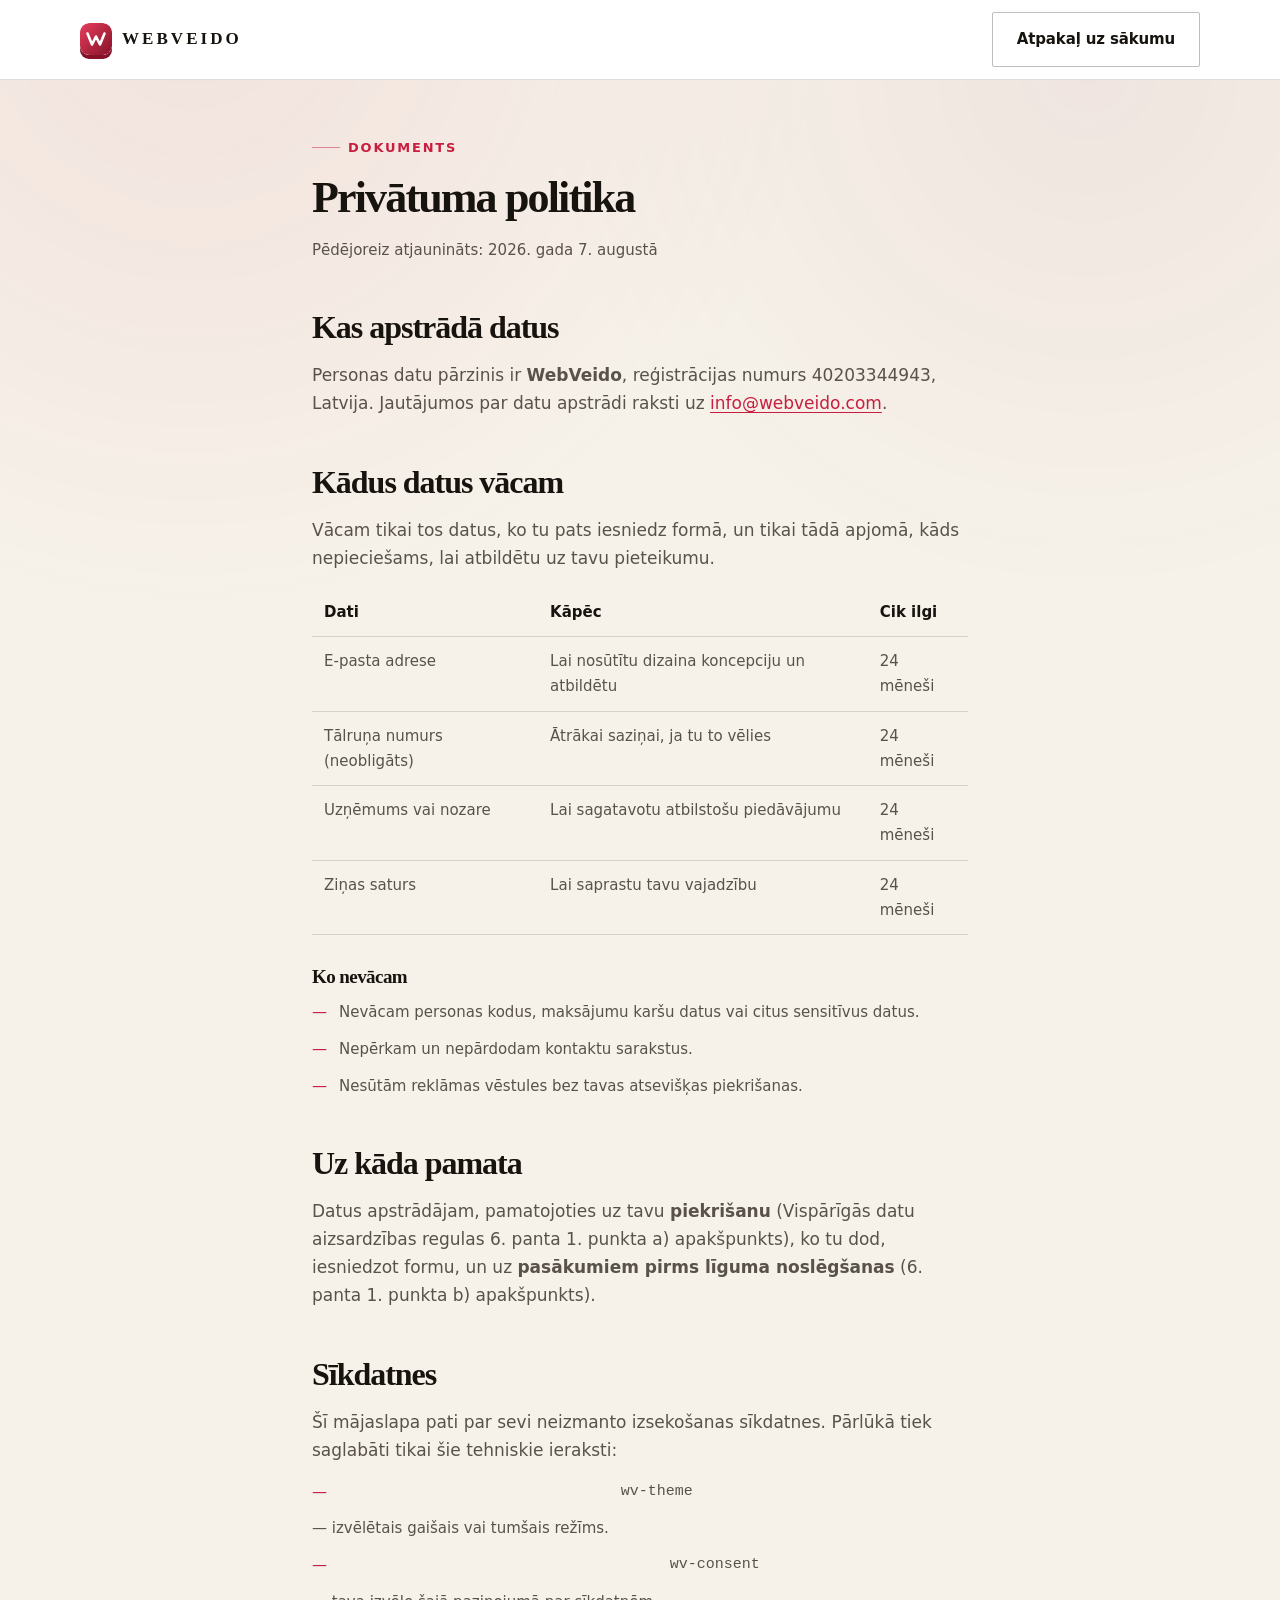
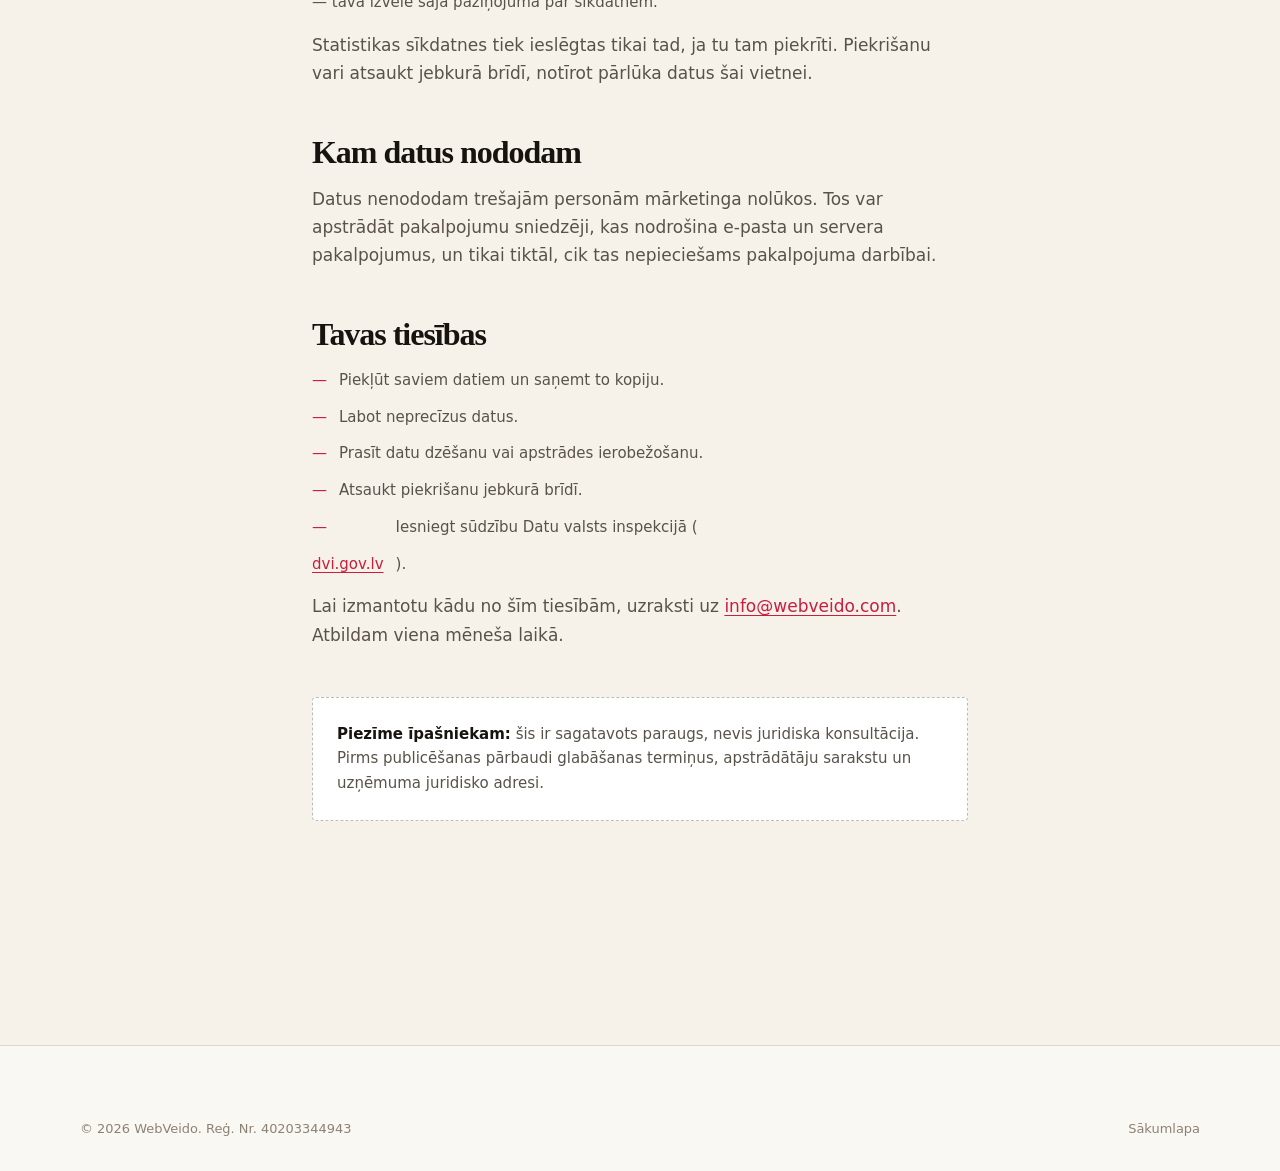
<file: privatums.html>
<!DOCTYPE html>
<html lang="lv" data-theme="light">
<head>
<meta charset="utf-8">
<meta name="viewport" content="width=device-width, initial-scale=1">
<meta http-equiv="Content-Security-Policy" content="default-src 'self'; script-src 'self' 'sha256-kgii2i1M7Pu3EfHoRusEAfZf8icAMwi3btIRmxMrqwg=' 'sha256-vZgAJbBRGGTncTSqcqxJLplhSCHAU5GTSVUD+G8H6eg=' 'sha256-jZ3NDwksnbORcfXU+L2yCrP9cOF4WuERbg4S4mvWdHA='; style-src 'self' 'unsafe-inline' https://fonts.googleapis.com; font-src 'self' https://fonts.gstatic.com; img-src 'self' data:; media-src 'self'; connect-src 'self'; object-src 'none'; base-uri 'self'; form-action 'self'">
<meta name="referrer" content="strict-origin-when-cross-origin">
<title>Privātuma politika — WebVeido</title>
<meta name="description" content="Kā WebVeido apstrādā personas datus, kādas sīkdatnes tiek izmantotas un kādas ir tavas tiesības.">
<meta name="theme-color" content="#f6f2ea">
<link rel="canonical" href="https://webveido.com/privatums.html">

<link rel="icon" href="/assets/img/favicon.svg" type="image/svg+xml">

<link rel="preconnect" href="https://fonts.googleapis.com">
<link rel="preconnect" href="https://fonts.gstatic.com" crossorigin>
<link id="gfonts" rel="stylesheet" media="print"
      href="https://fonts.googleapis.com/css2?family=Inter:wght@400;500;600;700&family=Fraunces:opsz,wght@9..144,600;9..144,700;9..144,900&display=swap">
<script>document.getElementById("gfonts").media = "all";</script>
<noscript><link rel="stylesheet" href="https://fonts.googleapis.com/css2?family=Inter:wght@400;500;600;700&family=Fraunces:opsz,wght@9..144,600;9..144,700;9..144,900&display=swap"></noscript>

<link rel="stylesheet" href="/assets/css/main.css">

<script>
  (function () {
    var root = document.documentElement;
    try {
      root.setAttribute("data-theme", localStorage.getItem("wv-theme") || "light");
    } catch (e) { root.setAttribute("data-theme", "light"); }
  })();
</script>

<style>
  .doc { max-width: 46rem; margin-inline: auto; }
  .doc h2 { font-size: var(--fs-xl); margin-top: var(--sp-8); margin-bottom: var(--sp-4); }
  .doc h3 { font-size: var(--fs-md); margin-top: var(--sp-6); margin-bottom: var(--sp-3); }
  .doc p, .doc li { color: var(--text-muted); }
  .doc p { margin-bottom: var(--sp-4); }
  .doc ul { display: grid; gap: var(--sp-3); margin-bottom: var(--sp-4); }
  .doc ul li { display: grid; grid-template-columns: auto 1fr; gap: var(--sp-3); font-size: var(--fs-sm); }
  .doc ul li::before { content: "—"; color: var(--accent); }
  .doc a { color: var(--accent); text-decoration: underline; text-underline-offset: 3px; }
  .doc__meta { font-size: var(--fs-sm); color: var(--text-subtle); margin-top: var(--sp-4); }
  .doc table { width: 100%; border-collapse: collapse; font-size: var(--fs-sm); margin-bottom: var(--sp-5); }
  .doc th, .doc td { text-align: left; padding: var(--sp-3); border-bottom: 1px solid var(--border); vertical-align: top; }
  .doc th { color: var(--text); font-weight: 600; }
  .doc td { color: var(--text-muted); }
</style>
</head>

<body>
<a class="skip-link" href="#saturs">Pāriet uz galveno saturu</a>

<header class="header" data-scrolled="true">
  <div class="container header__inner">
    <a class="logo" href="/" aria-label="WebVeido — sākumlapa">
      <img class="logo__mark" src="/assets/img/logo.svg" alt="" width="32" height="32" aria-hidden="true">
      <span>WebVeido</span>
    </a>
    <div class="header__actions" style="margin-left:auto">
      <a class="btn btn--ghost" href="/">Atpakaļ uz sākumu</a>
    </div>
  </div>
</header>

<main id="saturs" class="section" style="padding-top:8rem">
  <div class="container doc">
    <span class="eyebrow">Dokuments</span>
    <h1 style="font-size:var(--fs-2xl)">Privātuma politika</h1>
    <p class="doc__meta">Pēdējoreiz atjaunināts: 2026. gada 7. augustā</p>

    <h2>Kas apstrādā datus</h2>
    <p>
      Personas datu pārzinis ir <strong>WebVeido</strong>, reģistrācijas numurs
      40203344943, Latvija. Jautājumos par datu apstrādi raksti uz
      <a href="mailto:info@webveido.com">info@webveido.com</a>.
    </p>

    <h2>Kādus datus vācam</h2>
    <p>
      Vācam tikai tos datus, ko tu pats iesniedz formā, un tikai tādā apjomā, kāds
      nepieciešams, lai atbildētu uz tavu pieteikumu.
    </p>

    <table>
      <caption class="hp">Apstrādāto datu veidi</caption>
      <thead>
        <tr><th scope="col">Dati</th><th scope="col">Kāpēc</th><th scope="col">Cik ilgi</th></tr>
      </thead>
      <tbody>
        <tr><td>E-pasta adrese</td><td>Lai nosūtītu dizaina koncepciju un atbildētu</td><td>24 mēneši</td></tr>
        <tr><td>Tālruņa numurs (neobligāts)</td><td>Ātrākai saziņai, ja tu to vēlies</td><td>24 mēneši</td></tr>
        <tr><td>Uzņēmums vai nozare</td><td>Lai sagatavotu atbilstošu piedāvājumu</td><td>24 mēneši</td></tr>
        <tr><td>Ziņas saturs</td><td>Lai saprastu tavu vajadzību</td><td>24 mēneši</td></tr>
      </tbody>
    </table>

    <h3>Ko nevācam</h3>
    <ul>
      <li>Nevācam personas kodus, maksājumu karšu datus vai citus sensitīvus datus.</li>
      <li>Nepērkam un nepārdodam kontaktu sarakstus.</li>
      <li>Nesūtām reklāmas vēstules bez tavas atsevišķas piekrišanas.</li>
    </ul>

    <h2>Uz kāda pamata</h2>
    <p>
      Datus apstrādājam, pamatojoties uz tavu <strong>piekrišanu</strong> (Vispārīgās
      datu aizsardzības regulas 6. panta 1. punkta a) apakšpunkts), ko tu dod,
      iesniedzot formu, un uz <strong>pasākumiem pirms līguma noslēgšanas</strong>
      (6. panta 1. punkta b) apakšpunkts).
    </p>

    <h2>Sīkdatnes</h2>
    <p>
      Šī mājaslapa pati par sevi neizmanto izsekošanas sīkdatnes. Pārlūkā tiek
      saglabāti tikai šie tehniskie ieraksti:
    </p>
    <ul>
      <li><code>wv-theme</code> — izvēlētais gaišais vai tumšais režīms.</li>
      <li><code>wv-consent</code> — tava izvēle šajā paziņojumā par sīkdatnēm.</li>
    </ul>
    <p>
      Statistikas sīkdatnes tiek ieslēgtas tikai tad, ja tu tam piekrīti. Piekrišanu
      vari atsaukt jebkurā brīdī, notīrot pārlūka datus šai vietnei.
    </p>

    <h2>Kam datus nododam</h2>
    <p>
      Datus nenododam trešajām personām mārketinga nolūkos. Tos var apstrādāt
      pakalpojumu sniedzēji, kas nodrošina e-pasta un servera pakalpojumus, un tikai
      tiktāl, cik tas nepieciešams pakalpojuma darbībai.
    </p>

    <h2>Tavas tiesības</h2>
    <ul>
      <li>Piekļūt saviem datiem un saņemt to kopiju.</li>
      <li>Labot neprecīzus datus.</li>
      <li>Prasīt datu dzēšanu vai apstrādes ierobežošanu.</li>
      <li>Atsaukt piekrišanu jebkurā brīdī.</li>
      <li>Iesniegt sūdzību Datu valsts inspekcijā (<a href="https://www.dvi.gov.lv" rel="noopener">dvi.gov.lv</a>).</li>
    </ul>
    <p>
      Lai izmantotu kādu no šīm tiesībām, uzraksti uz
      <a href="mailto:info@webveido.com">info@webveido.com</a>. Atbildam viena mēneša laikā.
    </p>

    <div class="notice" style="margin-top:3rem;display:flex;gap:1rem;padding:1.5rem;border-radius:var(--r-md);border:1px dashed var(--border-strong);background:var(--surface)">
      <p style="font-size:var(--fs-sm);margin:0">
        <strong style="color:var(--text)">Piezīme īpašniekam:</strong>
        šis ir sagatavots paraugs, nevis juridiska konsultācija. Pirms publicēšanas
        pārbaudi glabāšanas termiņus, apstrādātāju sarakstu un uzņēmuma juridisko adresi.
      </p>
    </div>
  </div>
</main>

<footer class="footer">
  <div class="container">
    <div class="footer__bottom" style="margin-top:0;border-top:0">
      <p>© <span id="gads">2026</span> WebVeido. Reģ. Nr. 40203344943</p>
      <p><a href="/">Sākumlapa</a></p>
    </div>
  </div>
</footer>

<script>
  document.getElementById("gads").textContent = new Date().getFullYear();
</script>
</body>
</html>
</file>
<file: assets/css/main.css>
/* ==========================================================================
   WebVeido — dizaina sistēma
   --------------------------------------------------------------------------
   1.  Tokens (krāsas, tipogrāfija, atstatumi)
   2.  Reset & bāze
   3.  Tipogrāfija
   4.  Izkārtojums
   5.  Komponentes
   6.  Sekcijas
   7.  Animācijas
   8.  Pieejamība & drukāšana
   ========================================================================== */

/* ==========================================================================
   1. TOKENS
   ========================================================================== */

:root {
  /* --- Zīmola krāsu skala (karmīnsarkans) --- */
  --brand-50:  #fff1f3;
  --brand-100: #ffe0e5;
  --brand-200: #ffc5ce;
  --brand-300: #ff9cac;
  --brand-400: #f76a83;
  --brand-500: #e63e5c;
  --brand-600: #c81e3f;
  --brand-700: #a81733;
  --brand-800: #86122a;
  --brand-900: #6b1023;

  /* --- Neitrālie toņi (viegls sarkans pieskaņojums) --- */
  --n-0:   #ffffff;
  --n-25:  #fbfaf9;
  --n-50:  #f4f2ef;
  --n-100: #e8e5e0;
  --n-200: #d3cec7;
  --n-300: #ada69d;
  --n-400: #857d74;
  --n-500: #635c55;
  --n-600: #48423d;
  --n-700: #322e2a;
  --n-800: #201d1b;
  --n-850: #171514;
  --n-900: #100f0e;
  --n-950: #080807;

  /* --- Semantiskās krāsas: papīrs + tinte (noklusējums) ---
     Gaiša, drukas-iedvesmota bāze — ne tumšs SaaS/AI-rīka noklusējums.
     Zīmola sarkanais paliek tas pats (logo nepārtrauktība), bet vairs
     netiek lietots kā mīksts, kūstošs gradients/starojums — tikai kā
     plakans, ciets akcents (skat. 5. sadaļu, pogas/nozīmītes). */
  --bg:            #f6f2ea;
  --bg-elevated:   #ffffff;
  --surface:       #ffffff;
  --surface-2:     #efe8d9;
  --surface-hover: #e6ddc9;

  --text:          #17130f;
  --text-muted:    #59524a;
  --text-subtle:   #8b8274;

  --border:        rgb(23 19 15 / 14%);
  --border-strong: rgb(23 19 15 / 28%);

  --accent:        var(--brand-600);
  --accent-hover:  var(--brand-700);
  --accent-ink:    #ffffff;
  --accent-soft:   rgb(200 30 63 / 10%);
  --accent-ring:   rgb(200 30 63 / 55%);

  --success:       #1f8f5f;
  --gold:          #a3760f;

  --shadow-sm: 0 1px 0 rgb(23 19 15 / 8%);
  --shadow-md: 0 4px 12px -6px rgb(23 19 15 / 16%);
  --shadow-lg: 0 10px 24px -12px rgb(23 19 15 / 22%);
  --shadow-brand: 0 4px 0 0 var(--brand-800);
  /* Ciets, bez izpluduma, nobīdīts "zīmoga" ēnojums — retumis lietots
     apzinātai uzsvarai (galvenā CTA, izceltais plāns), nevis visur. */
  --shadow-stamp: 6px 6px 0 0 var(--text);

  /* --- Tipogrāfija --- */
  --font-display: "Fraunces", "Iowan Old Style", Georgia, serif;
  --font-body: "Inter", system-ui, -apple-system, "Segoe UI", Roboto, sans-serif;
  --font-mono: ui-monospace, "SF Mono", "Cascadia Mono", Menlo, monospace;

  /* Plūstošā mēroga skala (320px → 1440px) */
  --fs-xs:   clamp(0.75rem, 0.73rem + 0.10vw, 0.8125rem);
  --fs-sm:   clamp(0.875rem, 0.85rem + 0.12vw, 0.9375rem);
  --fs-base: clamp(1rem, 0.96rem + 0.18vw, 1.0625rem);
  --fs-md:   clamp(1.0625rem, 1rem + 0.3vw, 1.1875rem);
  --fs-lg:   clamp(1.25rem, 1.15rem + 0.45vw, 1.5rem);
  --fs-xl:   clamp(1.5rem, 1.3rem + 0.9vw, 2rem);
  --fs-2xl:  clamp(1.875rem, 1.55rem + 1.5vw, 2.75rem);
  --fs-3xl:  clamp(2.375rem, 1.75rem + 2.9vw, 4rem);
  --fs-4xl:  clamp(2.875rem, 1.9rem + 4.5vw, 5.5rem);

  /* --- Atstatumi (8pt režģis) --- */
  --sp-1: 0.25rem;  --sp-2: 0.5rem;   --sp-3: 0.75rem;  --sp-4: 1rem;
  --sp-5: 1.5rem;   --sp-6: 2rem;     --sp-7: 2.5rem;   --sp-8: 3rem;
  --sp-9: 4rem;     --sp-10: 5rem;    --sp-11: 6.5rem;  --sp-12: 8rem;

  --section-y: clamp(4rem, 3rem + 5vw, 8rem);
  --gutter: clamp(1.125rem, 0.6rem + 2.6vw, 2.5rem);
  --maxw: 1200px;
  --maxw-prose: 40rem;

  /* --- Formas --- Asāks, precīzāks — ne "AI-veidnes" pilnīgi noapaļotā
     pogas/kartītes izskats. --r-full paliek TIKAI apļveida elementiem
     (punkti, ikonu-pogas), ne pogām/nozīmītēm/kartītēm. */
  --r-sm: 2px;  --r-md: 4px;  --r-lg: 6px;  --r-xl: 6px;  --r-full: 999px;

  /* --- Kustība --- */
  --ease: cubic-bezier(0.22, 0.61, 0.36, 1);
  --ease-out-back: cubic-bezier(0.34, 1.4, 0.64, 1);
  --t-fast: 150ms;
  --t-base: 260ms;
  --t-slow: 520ms;

  color-scheme: light;
}

/* --- Tumšā tēma --- Ciets, plakans melns, ne siltināts "glow" melnums. */
[data-theme="dark"] {
  --bg:            #0a0a0a;
  --bg-elevated:   #121212;
  --surface:       #141414;
  --surface-2:     #1c1c1c;
  --surface-hover: #242424;

  --text:          #f2efe8;
  --text-muted:    #a39c90;
  --text-subtle:   #746c60;

  --border:        rgb(255 255 255 / 10%);
  --border-strong: rgb(255 255 255 / 20%);

  --accent:        var(--brand-500);
  --accent-hover:  var(--brand-400);
  --accent-soft:   rgb(230 62 92 / 14%);
  --accent-ring:   rgb(230 62 92 / 55%);

  --success:       #2ecc8f;
  --gold:          #e8b64c;

  --shadow-sm: 0 1px 0 rgb(0 0 0 / 40%);
  --shadow-md: 0 4px 14px -6px rgb(0 0 0 / 55%);
  --shadow-lg: 0 12px 28px -14px rgb(0 0 0 / 65%);
  --shadow-brand: 0 4px 0 0 var(--brand-800);
  --shadow-stamp: 6px 6px 0 0 var(--text);

  color-scheme: dark;
}

/* ==========================================================================
   2. RESET & BĀZE
   ========================================================================== */

*, *::before, *::after { box-sizing: border-box; }

* { margin: 0; }

html {
  -webkit-text-size-adjust: 100%;
  scroll-behavior: smooth;
  scroll-padding-top: 6rem;
  /* 3D pagriezieni paplašina elementu projicēto robežkastu; `clip` novērš
     horizontālo ritjoslu, neizveidojot jaunu ritināšanas konteineru. */
  overflow-x: clip;
}

body {
  min-height: 100svh;
  background-color: var(--bg);
  color: var(--text);
  font-family: var(--font-body);
  font-size: var(--fs-base);
  line-height: 1.65;
  font-synthesis-weight: none;
  text-rendering: optimizeLegibility;
  -webkit-font-smoothing: antialiased;
  -moz-osx-font-smoothing: grayscale;
  overflow-x: hidden;
  transition: background-color var(--t-base) var(--ease), color var(--t-base) var(--ease);
}

/* Smalka tekstūra, kas noņem "plakanā melnā" iespaidu */
body::before {
  content: "";
  position: fixed;
  inset: 0;
  z-index: 0;
  pointer-events: none;
  opacity: 0.4;
  background-image:
    radial-gradient(circle at 15% 0%, rgb(200 30 63 / 10%), transparent 45%),
    radial-gradient(circle at 85% 8%, rgb(134 18 42 / 8%), transparent 40%);
}

[data-theme="light"] body::before { opacity: 0.7; }

img, svg, video { display: block; max-width: 100%; height: auto; }

input, button, textarea, select { font: inherit; color: inherit; }

button { background: none; border: 0; cursor: pointer; }

a { color: inherit; text-decoration: none; }

ul, ol { list-style: none; padding: 0; }

:target { scroll-margin-top: 6rem; }

::selection { background: var(--brand-600); color: #fff; }

/* ==========================================================================
   3. TIPOGRĀFIJA
   ========================================================================== */

h1, h2, h3, h4 {
  font-family: var(--font-display);
  font-weight: 600;
  line-height: 1.08;
  letter-spacing: -0.03em;
  text-wrap: balance;
}

h1 { font-size: var(--fs-4xl); font-weight: 700; letter-spacing: -0.042em; }
h2 { font-size: clamp(1.875rem, 1.5rem + 1.9vw, 2.875rem); letter-spacing: -0.032em; }
h3 { font-size: var(--fs-xl); }
h4 { font-size: var(--fs-lg); letter-spacing: -0.02em; }

p { text-wrap: pretty; }

.lead {
  font-size: var(--fs-md);
  color: var(--text-muted);
  line-height: 1.6;
  max-width: 42ch;
}

/* Virsraksta otrā daļa klusāka — hierarhija bez krāsu triku */
.h-soft { color: var(--text-muted); }

/* Plakans, ciets izcēlums aiz frāzes — nevis kūstošs gradienta teksts. */
.ink-mark {
  background: var(--accent);
  color: var(--accent-ink);
  padding-inline: 0.2em;
  box-decoration-break: clone;
  -webkit-box-decoration-break: clone;
}

.accent { color: var(--accent); }

/* ==========================================================================
   4. IZKĀRTOJUMS
   ========================================================================== */

.container {
  width: 100%;
  max-width: var(--maxw);
  margin-inline: auto;
  padding-inline: var(--gutter);
  position: relative;
  z-index: 1;
}

.section { padding-block: var(--section-y); position: relative; }

.section--tight { padding-block: clamp(3rem, 2rem + 3vw, 5rem); }

/* --- Nodaļu identitāte ---------------------------------------------------
   Trīs pieturas ceļā uz lēmumu — pierādījums, izvēle, uzticība — katra ar
   savu, ļoti klusu noskaņu. Ne krāsu maiņa, bet tās pašas paletes cits
   akcents, lai ritinot justos virzība, nevis vienveidīgs bloku klāsts. */
.section--proof,
.section--decision,
.section--trust {
  position: relative;
  isolation: isolate;
}

.section--proof::before,
.section--decision::before,
.section--trust::before {
  content: "";
  position: absolute;
  inset: 0;
  z-index: -1;
  pointer-events: none;
}

.section--proof::before {
  background: radial-gradient(60% 50% at 15% 0%, hsl(222 40% 55% / 6%), transparent 70%);
}

.section--decision::before {
  background: radial-gradient(65% 55% at 85% 0%, hsl(38 70% 55% / 7%), transparent 72%);
}

.section--trust::before {
  background: radial-gradient(60% 50% at 15% 100%, hsl(349 60% 50% / 6%), transparent 70%);
}

[data-theme="light"] .section--proof::before { background: radial-gradient(60% 50% at 15% 0%, hsl(222 55% 55% / 5%), transparent 70%); }
[data-theme="light"] .section--decision::before { background: radial-gradient(65% 55% at 85% 0%, hsl(38 75% 50% / 6%), transparent 72%); }
[data-theme="light"] .section--trust::before { background: radial-gradient(60% 50% at 15% 100%, hsl(349 65% 50% / 5%), transparent 70%); }

/* Virsrakstam vajag telpu — tekstu ierobežojam tikai rindkopai */
.section-head {
  max-width: 54rem;
  margin-bottom: clamp(2.5rem, 2rem + 2vw, 4rem);
}

.section-head--center { margin-inline: auto; text-align: center; }

.section-head p {
  margin-top: var(--sp-4);
  max-width: 60ch;
  color: var(--text-muted);
  font-size: var(--fs-md);
}

.section-head--center p { margin-inline: auto; }

.eyebrow {
  display: inline-flex;
  align-items: center;
  gap: var(--sp-2);
  font-family: var(--font-body);
  font-size: var(--fs-xs);
  font-weight: 600;
  letter-spacing: 0.14em;
  text-transform: uppercase;
  color: var(--accent);
  margin-bottom: var(--sp-4);
}

.eyebrow::before {
  content: "";
  width: 1.75rem;
  height: 1px;
  background: currentcolor;
  opacity: 0.5;
}

.section-head--center .eyebrow::before { display: none; }

.grid { display: grid; gap: clamp(1rem, 0.5rem + 1.6vw, 1.75rem); }
.grid-2 { grid-template-columns: repeat(auto-fit, minmax(min(100%, 22rem), 1fr)); }
.grid-3 { grid-template-columns: repeat(auto-fit, minmax(min(100%, 17rem), 1fr)); }

/* Atvērta josla trim nepārdodamiem punktiem — bez kartes fona/apmales,
   nodalīti tikai ar smalku vertikālu līniju. Sk. #garantijas main.css. */
.strip {
  display: grid;
  grid-template-columns: repeat(3, 1fr);
  gap: 0 clamp(1.5rem, 1rem + 2vw, 3rem);
}

.strip > * {
  padding-left: clamp(1.5rem, 1rem + 2vw, 3rem);
  border-left: 1px solid var(--border);
}

.strip > *:first-child { padding-left: 0; border-left: none; }

.strip h3 { font-size: var(--fs-lg); margin-bottom: var(--sp-3); }
.strip p { color: var(--text-muted); font-size: var(--fs-sm); margin: 0; }

@media (max-width: 48rem) {
  .strip { grid-template-columns: 1fr; gap: var(--sp-6); }
  .strip > * {
    padding-left: 0;
    border-left: none;
    padding-top: var(--sp-5);
    border-top: 1px solid var(--border);
  }
  .strip > *:first-child { padding-top: 0; border-top: none; }
}

.divider {
  height: 1px;
  border: 0;
  background: linear-gradient(90deg, transparent, var(--border-strong) 20%, var(--border-strong) 80%, transparent);
}

/* ==========================================================================
   5. KOMPONENTES
   ========================================================================== */

/* --- Pogas --- */
.btn {
  --btn-bg: transparent;
  --btn-ink: var(--text);
  --btn-border: var(--border-strong);
  display: inline-flex;
  align-items: center;
  justify-content: center;
  gap: var(--sp-2);
  padding: 0.875rem 1.5rem;
  border-radius: var(--r-sm);
  background: var(--btn-bg);
  color: var(--btn-ink);
  border: 1px solid var(--btn-border);
  font-family: var(--font-body);
  font-size: var(--fs-sm);
  font-weight: 600;
  letter-spacing: -0.01em;
  white-space: nowrap;
  cursor: pointer;
  transition: transform var(--t-fast) var(--ease),
              background-color var(--t-base) var(--ease),
              border-color var(--t-base) var(--ease),
              box-shadow var(--t-base) var(--ease);
}

.btn:hover { transform: translateY(-2px); }
.btn:active { transform: translateY(0); }

.btn svg { width: 1.05em; height: 1.05em; flex: none; transition: transform var(--t-base) var(--ease); }
.btn:hover svg { transform: translateX(3px); }

.btn--primary {
  --btn-bg: var(--accent);
  --btn-ink: var(--accent-ink);
  --btn-border: transparent;
  box-shadow: var(--shadow-brand);
}

.btn--primary:hover { box-shadow: 0 6px 0 0 var(--brand-800); }

.btn--ghost { --btn-bg: transparent; }
.btn--ghost:hover { --btn-bg: var(--surface-2); border-color: var(--border-strong); }

.btn--solid {
  --btn-bg: var(--text);
  --btn-ink: var(--bg);
  --btn-border: transparent;
}

.btn--lg { padding: 1.0625rem 2rem; font-size: var(--fs-base); }
.btn--block { width: 100%; }

/* --- Nozīmītes --- */
.badge {
  display: inline-flex;
  align-items: center;
  gap: var(--sp-2);
  padding: 0.4375rem 0.9375rem;
  border-radius: var(--r-sm);
  border: 1px solid var(--border-strong);
  background: var(--surface);
  font-size: var(--fs-xs);
  font-weight: 600;
  letter-spacing: 0.06em;
  text-transform: uppercase;
  color: var(--text-muted);
}

.badge--accent {
  border: 1px solid var(--accent);
  background: var(--brand-50);
  color: var(--accent);
}

[data-theme="dark"] .badge--accent { background: var(--brand-900); }

.badge--gold {
  border-color: rgb(232 182 76 / 40%);
  background: rgb(232 182 76 / 12%);
  color: var(--gold);
}

.dot {
  width: 7px; height: 7px;
  border-radius: 50%;
  background: var(--success);
  flex: none;
  position: relative;
}

.dot::after {
  content: "";
  position: absolute;
  inset: -4px;
  border-radius: 50%;
  border: 1px solid currentcolor;
  color: var(--success);
  opacity: 0.5;
  animation: pulse 2.4s var(--ease) infinite;
}

@keyframes pulse {
  0%   { transform: scale(0.7); opacity: 0.7; }
  70%  { transform: scale(1.4); opacity: 0; }
  100% { transform: scale(1.4); opacity: 0; }
}

/* --- Kartītes --- */
.card {
  position: relative;
  padding: clamp(1.5rem, 1.2rem + 1vw, 2rem);
  border-radius: var(--r-lg);
  border: 1px solid var(--border);
  background: var(--surface);
  transition: transform var(--t-base) var(--ease),
              border-color var(--t-base) var(--ease),
              background-color var(--t-base) var(--ease),
              box-shadow var(--t-base) var(--ease);
  overflow: hidden;
}

.card:hover {
  translate: 0 -2px;
  border-color: var(--accent);
  background: var(--surface-2);
}

.card h3 { margin-bottom: var(--sp-3); font-size: var(--fs-lg); }
.card p { color: var(--text-muted); font-size: var(--fs-sm); }

.card__icon {
  display: grid;
  place-items: center;
  width: 2.875rem;
  height: 2.875rem;
  margin-bottom: var(--sp-5);
  border-radius: var(--r-sm);
  background: var(--accent);
  color: var(--accent-ink);
}

.card__icon svg { width: 1.375rem; height: 1.375rem; }

.card__num {
  font-family: var(--font-display);
  font-size: var(--fs-sm);
  font-weight: 700;
  letter-spacing: 0.08em;
  color: var(--accent);
  margin-bottom: var(--sp-4);
  display: block;
}

/* --- Formas --- */
.field { display: grid; gap: var(--sp-2); }

.field label {
  font-size: var(--fs-sm);
  font-weight: 500;
  color: var(--text-muted);
}

/* “(neobligāti)” piebilde pie lauka nosaukuma */
.opt {
  font-size: var(--fs-xs);
  font-weight: 400;
  color: var(--text-subtle);
}

.input {
  width: 100%;
  padding: 0.9375rem 1.125rem;
  border-radius: var(--r-md);
  border: 1px solid var(--border-strong);
  background: var(--bg-elevated);
  color: var(--text);
  font-size: var(--fs-base);
  transition: border-color var(--t-fast) var(--ease),
              box-shadow var(--t-fast) var(--ease),
              background-color var(--t-fast) var(--ease);
}

.input::placeholder { color: var(--text-subtle); }

.input:hover { border-color: var(--text-subtle); }

.input:focus {
  outline: none;
  border-color: var(--accent);
  box-shadow: 0 0 0 4px var(--accent-ring);
  background: var(--surface);
}

.input[aria-invalid="true"] {
  border-color: var(--brand-500);
  box-shadow: 0 0 0 4px rgb(230 62 92 / 22%);
}

textarea.input { resize: vertical; min-height: 7rem; line-height: 1.6; }

.field-error {
  font-size: var(--fs-sm);
  color: var(--brand-400);
  min-height: 1.25rem;
}

[data-theme="light"] .field-error { color: var(--brand-700); }

.form-note {
  font-size: var(--fs-sm);
  color: var(--text-subtle);
  display: flex;
  flex-wrap: wrap;
  align-items: center;
  gap: var(--sp-2) var(--sp-4);
}

.form-note span { display: inline-flex; align-items: center; gap: 0.375rem; }

.form-note svg { width: 0.9375rem; height: 0.9375rem; color: var(--success); flex: none; }

/* Godīgums: paslēptais lauks robotiem */
.hp {
  position: absolute;
  width: 1px; height: 1px;
  padding: 0; margin: -1px;
  overflow: hidden;
  clip-path: inset(50%);
  white-space: nowrap;
  border: 0;
}

.form-status {
  padding: var(--sp-4);
  border-radius: var(--r-md);
  border: 1px solid var(--border-strong);
  background: var(--surface-2);
  font-size: var(--fs-sm);
}

.form-status[data-state="ok"] {
  border-color: rgb(46 204 143 / 45%);
  background: rgb(46 204 143 / 10%);
}

.form-status[data-state="error"] {
  border-color: var(--accent-ring);
  background: var(--accent-soft);
}

.form-status[hidden] { display: none; }

/* ==========================================================================
   6. SEKCIJAS
   ========================================================================== */

/* --- Izlaist saiti --- */
.skip-link {
  position: absolute;
  top: -100%;
  left: var(--sp-4);
  z-index: 200;
  padding: 0.75rem 1.25rem;
  border-radius: var(--r-md);
  background: var(--accent);
  color: #fff;
  font-weight: 600;
  transition: top var(--t-fast) var(--ease);
}

.skip-link:focus { top: var(--sp-4); }

/* --- Galvene --- */
.header {
  position: fixed;
  inset: 0 0 auto 0;
  z-index: 100;
  padding-block: var(--sp-4);
  transition: background-color var(--t-base) var(--ease),
              border-color var(--t-base) var(--ease),
              padding var(--t-base) var(--ease);
  border-bottom: 1px solid transparent;
}

.header[data-scrolled="true"] {
  padding-block: var(--sp-3);
  background: var(--bg-elevated);
  border-bottom-color: var(--border);
}

.header__inner {
  display: flex;
  align-items: center;
  gap: var(--sp-5);
}

.logo {
  display: inline-flex;
  align-items: center;
  gap: 0.625rem;
  font-family: var(--font-display);
  font-size: 1.0625rem;
  font-weight: 700;
  letter-spacing: 0.18em;
  text-transform: uppercase;
  flex: none;
}

.logo__mark {
  width: 2rem; height: 2rem;
  border-radius: 9px;
  flex: none;
  box-shadow: var(--shadow-brand);
}

.nav { margin-left: auto; }

.nav__list { display: flex; align-items: center; gap: var(--sp-1); }

.nav__link {
  display: block;
  padding: 0.5rem 0.875rem;
  border-radius: var(--r-sm);
  font-size: var(--fs-sm);
  font-weight: 500;
  color: var(--text-muted);
  transition: color var(--t-fast) var(--ease), background-color var(--t-fast) var(--ease);
}

.nav__link:hover { color: var(--text); background: var(--surface-2); }

.header__actions { display: flex; align-items: center; gap: var(--sp-2); flex: none; }

.icon-btn {
  display: grid;
  place-items: center;
  width: 2.5rem; height: 2.5rem;
  border-radius: var(--r-full);
  border: 1px solid var(--border-strong);
  color: var(--text-muted);
  transition: color var(--t-fast) var(--ease),
              background-color var(--t-fast) var(--ease),
              border-color var(--t-fast) var(--ease);
}

.icon-btn:hover { color: var(--text); background: var(--surface-2); border-color: var(--text-subtle); }
.icon-btn svg { width: 1.125rem; height: 1.125rem; }

.theme-toggle .icon-moon { display: none; }
[data-theme="light"] .theme-toggle .icon-moon { display: block; }
[data-theme="light"] .theme-toggle .icon-sun { display: none; }

.nav-toggle { display: none; }

/* --- Mobilā navigācija --- */
.mobile-nav {
  position: fixed;
  inset: 0;
  z-index: 99;
  display: grid;
  align-content: start;
  gap: var(--sp-2);
  padding: 6rem var(--gutter) var(--sp-8);
  background: var(--bg-elevated);
  opacity: 0;
  visibility: hidden;
  transform: translateY(-8px);
  transition: opacity var(--t-base) var(--ease),
              transform var(--t-base) var(--ease),
              visibility var(--t-base);
}

.mobile-nav[data-open="true"] { opacity: 1; visibility: visible; transform: none; }

.mobile-nav a {
  padding: var(--sp-4) 0;
  border-bottom: 1px solid var(--border);
  font-family: var(--font-display);
  font-size: var(--fs-xl);
  font-weight: 500;
  letter-spacing: -0.02em;
}

.mobile-nav .btn { margin-top: var(--sp-5); }

body[data-nav-open="true"] { overflow: hidden; }

/* --- Hero --- */
.hero {
  position: relative;
  padding-top: clamp(7rem, 5rem + 10vw, 10.5rem);
  padding-bottom: var(--section-y);
  overflow: hidden;
  isolation: isolate;
}

.hero > .container { z-index: 1; }

.hero h1 { margin-block: var(--sp-5) 0; }

.hero__lead { margin-top: var(--sp-3); }

.form-grid { display: grid; gap: var(--sp-4); }

/* --- Uzticības josla --- */
.trust {
  border-block: 1px solid var(--border);
  background: color-mix(in srgb, var(--surface) 50%, transparent);
  padding-block: var(--sp-5);
}

.trust__inner {
  display: flex;
  flex-wrap: wrap;
  align-items: center;
  justify-content: center;
  gap: var(--sp-4) var(--sp-7);
}

.trust__item {
  display: inline-flex;
  align-items: center;
  gap: var(--sp-2);
  font-size: var(--fs-sm);
  color: var(--text-muted);
  font-weight: 500;
}

.trust__item svg { width: 1.0625rem; height: 1.0625rem; color: var(--accent); flex: none; }

/* --- Problēmu sekcija --- */
.problem-card {
  padding: clamp(1.5rem, 1.2rem + 1vw, 2rem);
  border-radius: var(--r-lg);
  border: 1px solid var(--border);
  background: var(--surface);
}

.problem-card__x {
  display: grid;
  place-items: center;
  width: 2.25rem; height: 2.25rem;
  border-radius: var(--r-sm);
  background: var(--accent-soft);
  color: var(--accent);
  margin-bottom: var(--sp-4);
}

.problem-card__x svg { width: 1.125rem; height: 1.125rem; }

.problem-card h3 { font-size: var(--fs-md); margin-bottom: var(--sp-2); }
.problem-card p { color: var(--text-muted); font-size: var(--fs-sm); }

.problem-card__fix {
  margin-top: var(--sp-4);
  padding-top: var(--sp-4);
  border-top: 1px dashed var(--border-strong);
  font-size: var(--fs-sm);
  color: var(--text);
  display: flex;
  gap: var(--sp-2);
}

.problem-card__fix svg { width: 1.0625rem; height: 1.0625rem; color: var(--success); flex: none; margin-top: 0.2em; }

/* --- Process --- */
.steps { counter-reset: step; position: relative; display: grid; gap: var(--sp-4); }

/* --- Soļu progresa līnija ---------------------------------------------
   Novietojumu (kur tieši iet cauri apļu centriem) mēra JS
   (`initStepsLine`, scroll-3d.js), jo apļa Y pozīcija ir atkarīga no
   mainīga teksta garuma katrā solī — nav droši izskaitļojams tikai ar CSS.
   Aizpildījums seko ritināšanas progresam caur sadaļu. ------------------ */
.steps__line {
  position: absolute;
  top: var(--line-top, 0px);
  left: var(--line-left, 1.375rem);
  width: 2px;
  height: var(--line-height, 0px);
  background: var(--border);
  border-radius: 1px;
  overflow: hidden;
  pointer-events: none;
}

.steps__line-fill {
  width: 100%;
  height: calc(var(--steps-progress, 0) * 100%);
  background: var(--accent);
}

@media (max-width: 56rem) {
  .steps__line { display: none; }
}

.step {
  position: relative;
  display: grid;
  grid-template-columns: auto 1fr;
  grid-template-rows: auto auto auto;
  gap: var(--sp-5) var(--sp-5);
  padding: clamp(1.25rem, 1rem + 1vw, 1.75rem);
  border-radius: var(--r-lg);
  border: 1px solid var(--border);
  background: var(--surface);
  transition: border-color var(--t-base) var(--ease), background-color var(--t-base) var(--ease);
}

/* Bez šī Grid automātiskā izvietošana izklāj četrus tiešos bērnus (numurs,
   h3, p, .step__meta) pa diviem katrā rindā — numurs paliktu blakus
   virsrakstam, bet teksts nokristu zem numura, nevis zem virsraksta.
   Numurs stiepjas pāri visām rindām; teksts vienmērīgi sakrājas 2. slejā. */
.step__n { grid-row: 1 / -1; grid-column: 1; }
.step h3, .step p, .step__meta { grid-column: 2; }

.step:hover { border-color: var(--accent-ring); background: var(--surface-2); }

.step__n {
  counter-increment: step;
  display: grid;
  place-items: center;
  width: 2.75rem; height: 2.75rem;
  border-radius: var(--r-full);
  border: 1px solid var(--accent-ring);
  background: var(--accent-soft);
  color: var(--accent);
  font-family: var(--font-display);
  font-weight: 700;
  font-size: var(--fs-base);
  flex: none;
}

.step__n::before { content: counter(step, decimal-leading-zero); }

.step h3 { font-size: var(--fs-md); margin-bottom: var(--sp-2); }
.step p { color: var(--text-muted); font-size: var(--fs-sm); }

.step__meta {
  display: inline-block;
  margin-top: var(--sp-3);
  font-size: var(--fs-xs);
  font-weight: 600;
  letter-spacing: 0.08em;
  text-transform: uppercase;
  color: var(--text-subtle);
}

/* --- AI sekcija --- */
.ai-panel {
  display: grid;
  grid-template-columns: minmax(0, 1fr) minmax(0, 1fr);
  gap: clamp(2rem, 1rem + 4vw, 4rem);
  align-items: center;
  padding: clamp(1.75rem, 1.2rem + 2.5vw, 3.5rem);
  border-radius: var(--r-xl);
  border: 1px solid var(--border-strong);
  background:
    radial-gradient(90% 120% at 100% 0%, rgb(200 30 63 / 12%), transparent 60%),
    var(--surface);
}

/* Šaurākā kolonnā virsraksts nedrīkst būt tik liels kā sekcijas virsraksts */
.ai-panel h2 { font-size: var(--fs-xl); margin-bottom: var(--sp-4); }

.ai-list { display: grid; gap: var(--sp-4); }

.ai-list li {
  display: grid;
  grid-template-columns: auto 1fr;
  gap: var(--sp-3);
  font-size: var(--fs-sm);
  color: var(--text-muted);
}

.ai-list strong { color: var(--text); display: block; font-weight: 600; }

.ai-list svg { width: 1.25rem; height: 1.25rem; color: var(--accent); flex: none; margin-top: 0.15em; }

/* Koda logs — vizuāls pierādījums */
.code-window {
  border-radius: var(--r-lg);
  border: 1px solid var(--border-strong);
  background: var(--n-950);
  overflow: hidden;
}

[data-theme="light"] .code-window { background: #16131c; }

.code-window__caption {
  display: block;
  padding: 0.875rem 1.125rem;
  border-bottom: 1px solid rgb(255 255 255 / 8%);
  font-family: var(--font-mono);
  font-size: 0.6875rem;
  letter-spacing: 0.03em;
  color: #8b838f;
}

.code-window pre {
  margin: 0;
  padding: 1.125rem;
  overflow-x: auto;
  font-family: var(--font-mono);
  font-size: 0.75rem;
  line-height: 1.75;
  color: #c9c3ce;
  tab-size: 2;
}

.tok-key { color: #ff9cac; }
.tok-str { color: #8fd9b6; }
.tok-punc { color: #6a626e; }

/* --- Cenas ---
   Četras kartītes — nevis auto-fit, kas šai platumu kombinācijai izvietoja
   trīs vienā rindā un ceturto atstāja vienu pašu ar tukšu vietu blakus. */
.pricing {
  display: grid;
  gap: clamp(1rem, 0.5rem + 1.5vw, 1.5rem);
  grid-template-columns: repeat(4, 1fr);
  align-items: start;
}

@media (max-width: 64rem) {
  .pricing { grid-template-columns: repeat(2, 1fr); }
}

@media (max-width: 40rem) {
  .pricing { grid-template-columns: 1fr; }
}

.plan {
  position: relative;
  display: flex;
  flex-direction: column;
  min-width: 0;
  padding: clamp(1.5rem, 1.2rem + 1.2vw, 2.25rem);
  border-radius: var(--r-xl);
  border: 1px solid var(--border);
  background: var(--surface);
  transition: transform var(--t-base) var(--ease), border-color var(--t-base) var(--ease);
}

.plan:hover { translate: 0 -4px; border-color: var(--border-strong); }

.plan--featured {
  border: 2px solid var(--accent);
  background: var(--surface);
  box-shadow: var(--shadow-stamp);
}

.plan__tag {
  position: absolute;
  top: calc(var(--sp-4) * -0.75);
  left: 50%;
  transform: translateX(-50%);
  padding: 0.3125rem 0.75rem;
  border-radius: var(--r-sm);
  background: var(--accent);
  color: var(--accent-ink);
  font-size: var(--fs-xs);
  font-weight: 600;
  letter-spacing: 0.02em;
  white-space: nowrap;
}

.plan__name {
  font-family: var(--font-display);
  font-size: var(--fs-lg);
  font-weight: 600;
  letter-spacing: -0.02em;
}

.plan__desc {
  margin-top: var(--sp-2);
  font-size: var(--fs-sm);
  color: var(--text-muted);
  min-height: 2.75rem;
}

.plan__price {
  display: flex;
  align-items: baseline;
  gap: 0.375rem;
  margin-block: var(--sp-5) var(--sp-1);
}

.plan__amount {
  font-family: var(--font-display);
  /* Mazāks par noklusēto — četrās kolonnās kartītes ir šaurākas (~262px),
     un lielākais skaitlis ("4 900 €") ar to nesalūztu divās rindās.
     Platāk (2 vai 1 kolonna, skat. .pricing @media zemāk) atkal paplašinās. */
  font-size: clamp(1.65rem, 1.35rem + 1vw, 2.1rem);
  font-weight: 700;
  letter-spacing: -0.04em;
  line-height: 1;
  white-space: nowrap;
}

@media (max-width: 64rem) {
  .plan__amount { font-size: clamp(2.25rem, 1.9rem + 1.6vw, 3rem); }
}

.plan__from { font-size: var(--fs-sm); color: var(--text-subtle); align-self: center; }

.plan__vat { font-size: var(--fs-xs); color: var(--text-subtle); }

.plan__features {
  display: grid;
  gap: var(--sp-3);
  margin-block: var(--sp-6);
  padding-top: var(--sp-6);
  border-top: 1px solid var(--border);
  font-size: var(--fs-sm);
}

.plan__features li { display: grid; grid-template-columns: auto 1fr; gap: var(--sp-3); color: var(--text-muted); }

.plan__features svg { width: 1.0625rem; height: 1.0625rem; color: var(--accent); flex: none; margin-top: 0.22em; }

.plan__features strong { color: var(--text); font-weight: 600; }

.plan .btn { margin-top: auto; }

.pricing-note {
  margin-top: var(--sp-6);
  text-align: center;
  font-size: var(--fs-sm);
  color: var(--text-subtle);
}

/* --- Cenu kalkulators --- */
.estimator {
  position: relative;
  margin-top: clamp(2.5rem, 2rem + 2vw, 3.5rem);
  padding: clamp(1.75rem, 1.4rem + 1.6vw, 2.75rem);
  border-radius: var(--r-lg);
  border: 1px solid var(--border-strong);
  background:
    radial-gradient(60% 100% at 0% 0%, var(--accent-soft), transparent 60%),
    var(--surface);
  overflow: hidden;
}

.estimator__head p { margin-top: var(--sp-2); color: var(--text-muted); max-width: 34rem; }
.estimator__head h3 { margin-top: var(--sp-2); font-size: var(--fs-xl); }

.estimator__body { margin-top: var(--sp-6); }

.estimator__opts {
  display: flex;
  flex-wrap: wrap;
  gap: var(--sp-2);
}

.estimator__opt {
  padding: 0.625rem 1.125rem;
  border-radius: var(--r-sm);
  border: 1px solid var(--border-strong);
  background: var(--surface-2);
  color: var(--text-muted);
  font: inherit;
  font-weight: 600;
  font-size: var(--fs-sm);
  cursor: pointer;
  transition: border-color var(--t-base) var(--ease), background-color var(--t-base) var(--ease),
              color var(--t-base) var(--ease), transform var(--t-fast) var(--ease);
}

.estimator__opt:hover { border-color: var(--accent-ring); color: var(--text); }
.estimator__opt:active { transform: scale(0.97); }

.estimator__opt.is-active {
  background: var(--accent);
  border-color: var(--accent);
  color: var(--accent-ink);
}

.estimator__toggle {
  display: flex;
  align-items: center;
  gap: var(--sp-3);
  margin-top: var(--sp-5);
  cursor: pointer;
  font-size: var(--fs-sm);
  color: var(--text-muted);
  width: fit-content;
}

.estimator__toggle input { position: absolute; opacity: 0; width: 1px; height: 1px; }

.estimator__toggle-box {
  position: relative;
  flex: none;
  width: 2.5rem;
  height: 1.5rem;
  border-radius: var(--r-full);
  background: var(--surface-2);
  border: 1px solid var(--border-strong);
  transition: background-color var(--t-base) var(--ease), border-color var(--t-base) var(--ease);
}

.estimator__toggle-box::after {
  content: "";
  position: absolute;
  top: 0.1875rem;
  left: 0.1875rem;
  width: 1rem;
  height: 1rem;
  border-radius: 50%;
  background: var(--text-subtle);
  transition: transform var(--t-base) var(--ease), background-color var(--t-base) var(--ease);
}

.estimator__toggle input:checked + .estimator__toggle-box {
  background: var(--accent);
  border-color: var(--accent);
}

.estimator__toggle input:checked + .estimator__toggle-box::after {
  transform: translateX(1rem);
  background: var(--accent-ink);
}

.estimator__toggle input:focus-visible + .estimator__toggle-box { outline: 2px solid var(--accent-ring); outline-offset: 2px; }

.estimator__result {
  display: flex;
  flex-wrap: wrap;
  align-items: flex-end;
  justify-content: space-between;
  gap: var(--sp-5);
  margin-top: var(--sp-6);
  padding-top: var(--sp-6);
  border-top: 1px solid var(--border);
}

.estimator__label {
  display: block;
  font-size: var(--fs-xs);
  letter-spacing: 0.06em;
  text-transform: uppercase;
  color: var(--text-subtle);
}

.estimator__amount {
  margin-top: 0.25rem;
  font-family: var(--font-display);
  font-size: clamp(2.25rem, 1.9rem + 1.4vw, 3rem);
  font-weight: 700;
  letter-spacing: -0.01em;
}

.estimator__amount span#est-monthly { font-size: var(--fs-md); font-weight: 600; color: var(--text-muted); }

.estimator__hint {
  margin-top: var(--sp-2);
  max-width: 30rem;
  font-size: var(--fs-sm);
  color: var(--text-muted);
}

.estimator__result .btn { flex: none; }

@media (max-width: 34rem) {
  .estimator__result { align-items: stretch; }
  .estimator__result .btn { width: 100%; justify-content: center; }
}

/* --- AI Izveides demo --- */
.ai-creator {
  display: grid;
  grid-template-columns: minmax(0, 1.6fr) minmax(0, 1fr);
  gap: clamp(1.5rem, 1rem + 2vw, 3rem);
  align-items: start;
}

@media (max-width: 56rem) {
  .ai-creator { grid-template-columns: 1fr; }
}

.ai-creator__panel {
  min-height: 24rem;
  padding: clamp(1.5rem, 1.2rem + 1.2vw, 2.5rem);
  border-radius: var(--r-lg);
  border: 1px solid var(--border-strong);
  background: var(--surface);
}

.ai-demo-tabs {
  display: flex;
  flex-wrap: wrap;
  gap: var(--sp-2);
  margin-bottom: var(--sp-6);
}

.ai-demo-tab {
  display: flex;
  flex-direction: column;
  gap: 0.125rem;
  padding: var(--sp-3) var(--sp-4);
  border-radius: var(--r-sm);
  border: 1px solid var(--border-strong);
  background: var(--bg-elevated);
  color: var(--text);
  text-align: left;
  cursor: pointer;
  transition: border-color var(--t-fast) var(--ease), background-color var(--t-fast) var(--ease);
}

.ai-demo-tab strong { font-family: var(--font-display); font-size: var(--fs-sm); font-weight: 600; }
.ai-demo-tab span { font-size: var(--fs-xs); color: var(--text-subtle); }
.ai-demo-tab:hover { border-color: var(--accent); }

.ai-demo-tab.is-active {
  border-color: var(--accent);
  background: var(--brand-50);
}

[data-theme="dark"] .ai-demo-tab.is-active { background: var(--brand-900); }

.ai-creator__preview-tag {
  display: inline-block;
  margin-bottom: var(--sp-4);
  padding: 0.25rem 0.5625rem;
  border-radius: var(--r-sm);
  background: var(--n-950);
  color: #fff;
  font-size: var(--fs-xs);
  font-weight: 600;
  letter-spacing: 0.06em;
}

.ai-demo {
  padding: clamp(1.25rem, 1rem + 1vw, 2rem);
  border-radius: var(--r-md);
  border: 1px solid var(--border);
  border-top: 4px solid var(--demo-accent, var(--accent));
  background: var(--bg-elevated);
}

.ai-creator__preview-logo {
  display: flex;
  align-items: center;
  gap: var(--sp-3);
  margin-bottom: var(--sp-5);
  font-family: var(--font-display);
  font-weight: 700;
}

.ai-creator__preview-mark {
  display: grid;
  place-items: center;
  width: 2rem;
  height: 2rem;
  border-radius: var(--r-sm);
  background: var(--demo-accent, var(--accent));
  color: #fff;
  font-size: var(--fs-sm);
}

.ai-demo h4 {
  font-family: var(--font-display);
  font-size: var(--fs-lg);
  font-weight: 600;
  letter-spacing: -0.02em;
  margin-bottom: var(--sp-3);
}

.ai-demo > p {
  color: var(--text-muted);
  font-size: var(--fs-sm);
  max-width: 34rem;
}

.ai-creator__preview-features {
  display: grid;
  gap: var(--sp-2);
  margin-top: var(--sp-5);
}

.ai-creator__preview-features li {
  display: flex;
  align-items: flex-start;
  gap: var(--sp-2);
  font-size: var(--fs-sm);
  color: var(--text-muted);
}

.ai-creator__preview-features svg { width: 1rem; height: 1rem; flex: none; margin-top: 0.2em; color: var(--demo-accent, var(--accent)); }

.ai-demo__strip {
  display: grid;
  grid-template-columns: repeat(auto-fit, minmax(min(100%, 11rem), 1fr));
  gap: var(--sp-3);
  margin-top: var(--sp-6);
  padding-top: var(--sp-5);
  border-top: 1px solid var(--border);
}

.ai-demo__strip > div {
  display: flex;
  justify-content: space-between;
  gap: var(--sp-2);
  font-size: var(--fs-sm);
}

.ai-demo__strip > div span:first-child { color: var(--text-muted); }
.ai-demo__strip > div span:last-child { font-weight: 600; font-variant-numeric: tabular-nums; }

.ai-demo__footer {
  display: flex;
  flex-wrap: wrap;
  justify-content: space-between;
  gap: var(--sp-2);
  margin-top: var(--sp-5);
  font-size: var(--fs-xs);
  color: var(--text-subtle);
}

.ai-creator__preview-cta {
  display: inline-block;
  margin-top: var(--sp-5);
  padding: 0.625rem 1.25rem;
  border-radius: var(--r-sm);
  background: var(--demo-accent, var(--accent));
  color: #fff;
  font-size: var(--fs-sm);
  font-weight: 600;
}

.ai-creator__honesty {
  margin-top: var(--sp-5);
  font-size: var(--fs-xs);
  color: var(--text-subtle);
}

.ai-creator__price {
  position: sticky;
  top: 6rem;
  padding: clamp(1.5rem, 1.2rem + 1.2vw, 2.25rem);
  border-radius: var(--r-lg);
  border: 2px solid var(--accent);
  background: var(--surface);
  box-shadow: var(--shadow-stamp);
}

@media (max-width: 56rem) {
  .ai-creator__price { position: static; }
}

.ai-creator__price-amount {
  margin-top: var(--sp-4);
  font-family: var(--font-display);
  font-size: var(--fs-2xl);
  font-weight: 700;
}

.ai-creator__price-amount span {
  font-size: var(--fs-sm);
  font-weight: 600;
  color: var(--text-muted);
}

.ai-creator__price-list {
  display: grid;
  gap: var(--sp-3);
  margin-top: var(--sp-5);
  margin-bottom: var(--sp-6);
}

.ai-creator__price-list li {
  padding-left: var(--sp-4);
  position: relative;
  font-size: var(--fs-sm);
  color: var(--text-muted);
}

.ai-creator__price-list li::before {
  content: "";
  position: absolute;
  left: 0;
  top: 0.55em;
  width: 6px;
  height: 6px;
  border-radius: 50%;
  background: var(--accent);
}

/* --- Garantijas --- */
.guarantee {
  display: grid;
  grid-template-columns: repeat(auto-fit, minmax(min(100%, 15rem), 1fr));
  gap: clamp(1rem, 0.5rem + 1.5vw, 1.5rem);
}

.guarantee__item {
  padding: clamp(1.5rem, 1.2rem + 1vw, 2rem);
  border-radius: var(--r-lg);
  border: 1px dashed var(--border-strong);
  background: color-mix(in srgb, var(--surface) 60%, transparent);
  text-align: center;
}

.guarantee__icon {
  display: inline-grid;
  place-items: center;
  width: 3rem; height: 3rem;
  margin-bottom: var(--sp-4);
  border-radius: var(--r-full);
  background: var(--accent-soft);
  border: 1px solid var(--accent-ring);
  color: var(--accent);
}

.guarantee__icon svg { width: 1.375rem; height: 1.375rem; }

.guarantee__item h3 { font-size: var(--fs-md); margin-bottom: var(--sp-2); }
.guarantee__item p { font-size: var(--fs-sm); color: var(--text-muted); }

/* --- BUJ --- */
.faq { max-width: 52rem; margin-inline: auto; display: grid; gap: var(--sp-3); }

.faq__item {
  border-radius: var(--r-md);
  border: 1px solid var(--border);
  background: var(--surface);
  overflow: hidden;
  transition: border-color var(--t-base) var(--ease), background-color var(--t-base) var(--ease);
}

.faq__item[open] { border-color: var(--accent-ring); background: var(--surface-2); }

.faq__q {
  display: flex;
  align-items: center;
  justify-content: space-between;
  gap: var(--sp-4);
  padding: var(--sp-5);
  cursor: pointer;
  font-family: var(--font-display);
  font-size: var(--fs-md);
  font-weight: 500;
  letter-spacing: -0.02em;
  list-style: none;
}

.faq__q::-webkit-details-marker { display: none; }

.faq__q:hover { color: var(--accent); }

.faq__q::after {
  content: "";
  width: 0.75rem; height: 0.75rem;
  flex: none;
  border-right: 2px solid currentcolor;
  border-bottom: 2px solid currentcolor;
  transform: rotate(45deg) translate(-2px, -2px);
  transition: transform var(--t-base) var(--ease);
  color: var(--text-subtle);
}

.faq__item[open] .faq__q::after { transform: rotate(-135deg) translate(-2px, -2px); color: var(--accent); }

.faq__a {
  padding: 0 var(--sp-5) var(--sp-5);
  color: var(--text-muted);
  font-size: var(--fs-sm);
  max-width: 62ch;
}

.faq__a a { color: var(--accent); text-decoration: underline; text-underline-offset: 3px; }

/* --- Noslēguma CTA --- */
.cta {
  position: relative;
  padding: clamp(2rem, 1.4rem + 3vw, 4rem);
  border-radius: var(--r-xl);
  border: 1px solid var(--border-strong);
  background:
    radial-gradient(100% 130% at 50% 0%, rgb(200 30 63 / 18%), transparent 65%),
    var(--surface);
  overflow: hidden;
}

.cta__grid {
  display: grid;
  grid-template-columns: minmax(0, 1fr) minmax(0, 0.9fr);
  gap: clamp(2rem, 1rem + 4vw, 4rem);
  align-items: start;
}

.cta h2 { font-size: var(--fs-2xl); }

.contact-list { display: grid; gap: var(--sp-4); margin-top: var(--sp-6); }

.contact-list a, .contact-list p {
  display: inline-flex;
  align-items: center;
  gap: var(--sp-3);
  font-size: var(--fs-sm);
  color: var(--text-muted);
  transition: color var(--t-fast) var(--ease);
}

.contact-list a:hover { color: var(--accent); }

.contact-list svg { width: 1.125rem; height: 1.125rem; color: var(--accent); flex: none; }

/* --- Kājene --- */
.footer {
  margin-top: var(--section-y);
  border-top: 1px solid var(--border);
  padding-block: var(--sp-8) var(--sp-6);
  background: color-mix(in srgb, var(--surface) 40%, transparent);
}

.footer__grid {
  display: grid;
  grid-template-columns: minmax(0, 1.4fr) repeat(3, minmax(0, 1fr));
  gap: clamp(2rem, 1rem + 3vw, 3rem);
}

.footer__about p {
  margin-top: var(--sp-4);
  font-size: var(--fs-sm);
  color: var(--text-muted);
  max-width: 34ch;
}

.footer h4 {
  font-family: var(--font-body);
  font-size: var(--fs-xs);
  font-weight: 700;
  letter-spacing: 0.12em;
  text-transform: uppercase;
  color: var(--text-subtle);
  margin-bottom: var(--sp-4);
}

.footer__links { display: grid; gap: var(--sp-3); }

.footer__links a, .footer__links li {
  font-size: var(--fs-sm);
  color: var(--text-muted);
  transition: color var(--t-fast) var(--ease);
}

.footer__links a:hover { color: var(--accent); }

.footer__bottom {
  display: flex;
  flex-wrap: wrap;
  align-items: center;
  justify-content: space-between;
  gap: var(--sp-4);
  margin-top: var(--sp-8);
  padding-top: var(--sp-5);
  border-top: 1px solid var(--border);
  font-size: var(--fs-xs);
  color: var(--text-subtle);
}

/* ==========================================================================
   7. ANIMĀCIJAS
   ========================================================================== */

[data-reveal] {
  opacity: 0;
  transform: translateY(18px);
  transition: opacity 700ms var(--ease), transform 700ms var(--ease);
  transition-delay: var(--reveal-delay, 0ms);
}

[data-reveal].is-visible { opacity: 1; transform: none; }

/* ==========================================================================
   8. RESPONSĪVĀ PIELĀGOŠANA
   ========================================================================== */

@media (max-width: 60rem) {
  .ai-panel { grid-template-columns: 1fr; }
  .cta__grid { grid-template-columns: 1fr; }
  .footer__grid { grid-template-columns: repeat(2, minmax(0, 1fr)); }
  .footer__about { grid-column: 1 / -1; }
}

@media (max-width: 52rem) {
  .nav, .header__actions .btn { display: none; }
  .nav-toggle { display: grid; margin-left: auto; }
  .header__actions { margin-left: 0; }
  .stats { grid-template-columns: repeat(2, minmax(0, 1fr)); gap: var(--sp-5); }
}

@media (max-width: 30rem) {
  .step { grid-template-columns: 1fr; gap: var(--sp-4); }
  .footer__grid { grid-template-columns: 1fr; }
  .trust__inner { justify-content: flex-start; }
}

/* ==========================================================================
   9. PIEEJAMĪBA & DRUKĀŠANA
   ========================================================================== */

:focus-visible {
  outline: 2px solid var(--accent);
  outline-offset: 3px;
  border-radius: var(--r-sm);
}

.input:focus-visible { outline: none; }

@media (prefers-reduced-motion: reduce) {
  html { scroll-behavior: auto; }

  *, *::before, *::after {
    animation-duration: 0.01ms !important;
    animation-iteration-count: 1 !important;
    transition-duration: 0.01ms !important;
    scroll-behavior: auto !important;
  }

  [data-reveal] { opacity: 1; transform: none; }
  .btn:hover { transform: none; }
  .card:hover, .plan:hover { transform: none; }
}

@media (prefers-contrast: more) {
  :root { --border: rgb(255 255 255 / 28%); --border-strong: rgb(255 255 255 / 45%); --text-muted: #d0cad4; }
  [data-theme="light"] { --border: rgb(20 16 25 / 30%); --border-strong: rgb(20 16 25 / 48%); --text-muted: #3c353f; }
}

@media print {
  .header, .mobile-nav, .hero__form, .cta, .skip-link { display: none !important; }
  body { background: #fff; color: #000; }
  body::before { display: none; }
  .card, .plan, .step { border: 1px solid #ccc; break-inside: avoid; }
}

/* ==========================================================================
   10. PAPLAŠINĀTĀS SADAĻAS
   --------------------------------------------------------------------------
   Komponentes, kas pievienotas satura paplašinājumā: darbu piemēri ar 3D
   maketiem, salīdzinājuma tabula, iekļautā satura saraksts, papildu
   pakalpojumi, cenu kalkulators, komandu palete, sīkdatņu josla un
   ritināšanas progress.
   ========================================================================== */

/* --- Tehnoloģiju čipi --- */
.chips { display: flex; flex-wrap: wrap; gap: var(--sp-2); }

.chip {
  display: inline-flex;
  align-items: center;
  gap: var(--sp-2);
  padding: 0.4375rem 0.875rem;
  border-radius: var(--r-sm);
  border: 1px solid var(--border-strong);
  background: var(--surface);
  font-size: var(--fs-sm);
  color: var(--text-muted);
  white-space: nowrap;
}

.chip b { color: var(--text); font-weight: 600; }

/* --- Darbu piemēri ar 3D pārlūka maketu --- */
.works {
  display: grid;
  gap: clamp(1.5rem, 1rem + 2vw, 2.5rem);
  grid-template-columns: repeat(auto-fit, minmax(min(100%, 20rem), 1fr));
}

.work {
  perspective: 1400px;
  display: flex;
  flex-direction: column;
}

.work .work__link { margin-top: auto; padding-top: var(--sp-4); }

.work__frame {
  position: relative;
  border-radius: var(--r-lg);
  border: 1px solid var(--border-strong);
  background: var(--surface);
  overflow: hidden;
  transform-origin: 50% 60%;
  transition: box-shadow var(--t-base) var(--ease), border-color var(--t-base) var(--ease);
}

.work:hover .work__frame,
.work:focus-within .work__frame {
  translate: 0 -4px;
  box-shadow: var(--shadow-stamp);
  border-color: var(--accent);
}

/* Lielais numurs katras kartītes stūrī — pilnasins ekrānuzņēmums bez
   viltus pārlūka josliņas, ne makets, kas izliekas par pārlūku. */
.work__n {
  position: absolute;
  top: var(--sp-3);
  left: var(--sp-3);
  z-index: 2;
  display: grid;
  place-items: center;
  min-width: 2.25rem;
  padding: 0.25rem 0.5rem;
  font-family: var(--font-display);
  font-weight: 700;
  font-size: var(--fs-sm);
  letter-spacing: 0.02em;
  color: #fff;
  background: var(--accent);
  border-radius: var(--r-sm);
  pointer-events: none;
}

.work h3 { font-size: var(--fs-md); margin-top: var(--sp-5); }
.work p { margin-top: var(--sp-2); font-size: var(--fs-sm); color: var(--text-muted); }

.work__meta {
  display: flex;
  flex-wrap: wrap;
  gap: var(--sp-2);
  margin-top: var(--sp-4);
}

.work__meta span {
  font-size: var(--fs-xs);
  padding: 0.25rem 0.625rem;
  border-radius: var(--r-sm);
  border: 1px solid var(--border);
  color: var(--text-subtle);
}

/* --- Iekļautais saturs --- */
.included {
  display: grid;
  gap: clamp(1.25rem, 1rem + 1.5vw, 2rem);
  grid-template-columns: repeat(auto-fit, minmax(min(100%, 16rem), 1fr));
}

.included__col h3 {
  font-size: var(--fs-md);
  margin-bottom: var(--sp-4);
  padding-bottom: var(--sp-3);
  border-bottom: 1px solid var(--border);
}

.included__col ul { display: grid; gap: var(--sp-3); }

.included__col li {
  display: grid;
  grid-template-columns: auto 1fr;
  gap: var(--sp-3);
  font-size: var(--fs-sm);
  color: var(--text-muted);
  transition: color var(--t-base) var(--ease);
}

.included__col li:hover { color: var(--text); }

.included__col svg {
  width: 1rem; height: 1rem;
  color: var(--accent);
  flex: none;
  margin-top: 0.25em;
  transition: transform var(--t-base) var(--ease), color var(--t-base) var(--ease);
}

.included__col li:hover svg { transform: scale(1.2); color: var(--accent-hover); }

@media (prefers-reduced-motion: reduce), (hover: none) {
  .included__col li:hover svg { transform: none; }
}

/* --- Salīdzinājuma tabula --- */
.compare-wrap {
  overflow-x: auto;
  border-radius: var(--r-lg);
  border: 1px solid var(--border);
  background: var(--surface);
}

.compare {
  width: 100%;
  min-width: 42rem;
  border-collapse: collapse;
  font-size: var(--fs-sm);
}

.compare th, .compare td {
  padding: var(--sp-4) var(--sp-4);
  text-align: left;
  border-bottom: 1px solid var(--border);
  vertical-align: top;
}

.compare thead th {
  font-family: var(--font-display);
  font-size: var(--fs-base);
  font-weight: 600;
  letter-spacing: -0.02em;
  color: var(--text);
  white-space: nowrap;
}

.compare tbody th {
  font-weight: 500;
  color: var(--text-muted);
  font-family: var(--font-body);
  font-size: var(--fs-sm);
}

.compare tr:last-child td, .compare tr:last-child th { border-bottom: 0; }

/* Izceltā kolonna */
.compare .is-ours {
  background: color-mix(in srgb, var(--accent-soft) 70%, transparent);
  color: var(--text);
  font-weight: 500;
}

.compare thead .is-ours { color: var(--accent); }

.compare__mark { display: inline-flex; align-items: center; gap: var(--sp-2); }
.compare__mark svg { width: 1rem; height: 1rem; flex: none; }
.compare__mark--yes svg { color: var(--success); }
.compare__mark--no svg { color: var(--text-subtle); }

/* --- Papildu pakalpojumi --- */
.addons { display: grid; gap: var(--sp-3); }

.addon {
  display: flex;
  flex-wrap: wrap;
  align-items: baseline;
  gap: var(--sp-2) var(--sp-4);
  padding: var(--sp-4) var(--sp-5);
  border-radius: var(--r-md);
  border: 1px solid var(--border);
  background: var(--surface);
  transition: border-color var(--t-base) var(--ease);
}

.addon:hover { border-color: var(--accent-ring); }

.addon__name { font-weight: 600; color: var(--text); font-size: var(--fs-base); }
.addon__desc { flex: 1 1 16rem; font-size: var(--fs-sm); color: var(--text-muted); }

.addon__price {
  margin-left: auto;
  font-family: var(--font-display);
  font-weight: 700;
  font-size: var(--fs-md);
  color: var(--accent);
  white-space: nowrap;
  font-variant-numeric: tabular-nums;
}

/* --- Cenu kalkulators --- */
/* --- Ritināšanas progress --- */
.progress {
  position: fixed;
  inset: 0 0 auto 0;
  height: 2px;
  z-index: 120;
  background: var(--accent);
  transform: scaleX(0);
  transform-origin: 0 50%;
  will-change: transform;
}

/* --- Nodaļu josla --- */
.chapters {
  position: fixed;
  right: var(--sp-5);
  top: 50%;
  transform: translateY(-50%);
  z-index: 90;
  display: flex;
  flex-direction: column;
  gap: var(--sp-4);
}

.chapters a {
  display: flex;
  align-items: center;
  justify-content: flex-end;
  gap: var(--sp-3);
  padding: 0.25rem 0;
}

.chapters__dot {
  width: 7px;
  height: 7px;
  flex: none;
  border-radius: 50%;
  border: 1px solid var(--border-strong);
  background: transparent;
  transition: background-color var(--t-base) var(--ease),
              border-color var(--t-base) var(--ease),
              transform var(--t-base) var(--ease),
              box-shadow var(--t-base) var(--ease);
}

.chapters__tip {
  font-size: var(--fs-xs);
  font-weight: 600;
  letter-spacing: 0.02em;
  color: var(--text-muted);
  white-space: nowrap;
  opacity: 0;
  transform: translateX(6px);
  transition: opacity var(--t-base) var(--ease), transform var(--t-base) var(--ease);
}

.chapters a:hover .chapters__tip,
.chapters a:focus-visible .chapters__tip,
.chapters a[aria-current="true"] .chapters__tip { opacity: 1; transform: none; }

.chapters a:hover .chapters__dot,
.chapters a:focus-visible .chapters__dot { border-color: var(--accent); }

.chapters a[aria-current="true"] .chapters__dot {
  background: var(--accent);
  border-color: var(--accent);
  transform: scale(1.3);
  box-shadow: 0 0 0 2px var(--accent-ring);
}

@media (max-width: 72rem) {
  .chapters { display: none; }
}

.nav__link[aria-current="true"] {
  color: var(--text);
  background: var(--surface-2);
}


/* --- Sīkdatņu piekrišana --- */
.consent {
  position: fixed;
  left: var(--gutter);
  right: var(--gutter);
  bottom: var(--sp-4);
  z-index: 150;
  max-width: 34rem;
  padding: var(--sp-5);
  border-radius: var(--r-lg);
  border: 1px solid var(--border-strong);
  background: var(--bg-elevated);
  box-shadow: var(--shadow-stamp);
  box-shadow: var(--shadow-lg);
  transform: translateY(140%);
  transition: transform 520ms var(--ease);
}

.consent[data-open="true"] { transform: none; }

.consent h2 { font-size: var(--fs-md); margin-bottom: var(--sp-2); }
.consent p { font-size: var(--fs-sm); color: var(--text-muted); }
.consent p a { color: var(--accent); text-decoration: underline; text-underline-offset: 3px; }

.consent__actions { display: flex; flex-wrap: wrap; gap: var(--sp-3); margin-top: var(--sp-5); }
.consent__actions .btn { flex: 1 1 auto; }

/* ==========================================================================
   11. PORTFOLIO
   --------------------------------------------------------------------------
   Kartītē ir īsts klienta lapas ekrānuzņēmums pilnā garumā. Redzama tiek
   augšdaļa; uz peles vai fokusa attēls lēni aizritina lapu līdz apakšai, tā
   apmeklētājs redz visu darbu, neatverot to. Blakus — tās pašas lapas
   mobilais skats, jo «vai strādās telefonā» ir pirmais klienta jautājums.

   Ekrānuzņēmumus ievāc `node tools/fetch-portfolio.mjs`.
   ========================================================================== */

.work__viewport {
  position: relative;
  aspect-ratio: 16 / 11;
  overflow: hidden;
  background: var(--bg-elevated);
  container-type: size;
}

.work__shot {
  display: block;
  width: 100%;
  height: auto;
  transform: translateY(0);
  transition: transform 900ms var(--ease), opacity 420ms var(--ease);
}

/* `cqh` = kartītes lodziņa augstums, tāpēc attēls apstājas tieši savā apakšā
   neatkarīgi no tā, cik gara ir klienta lapa. */
@supports (height: 100cqh) {
  .work:hover .work__shot,
  .work:focus-within .work__shot {
    transform: translateY(calc(100cqh - 100%));
    transition: transform 9s cubic-bezier(0.3, 0, 0.3, 1);
  }
}

/* Mobilais skats — pierādījums, ka lapa strādā arī telefonā */
.work__phone {
  position: absolute;
  right: 5%;
  bottom: 7%;
  width: 15%;
  height: auto;
  border-radius: 0.4375rem;
  border: 2px solid rgb(255 255 255 / 26%);
  box-shadow: 0 18px 34px -14px rgb(0 0 0 / 80%);
  transform: rotate(-3deg);
  transition: transform 700ms var(--ease);
  z-index: 3;
}

.work:hover .work__phone,
.work:focus-within .work__phone { transform: rotate(0deg) translateY(-4%); }

[data-theme="light"] .work__phone { border-color: rgb(0 0 0 / 12%); }

/* Norāde, ka vāks kustas — pazūd, tiklīdz kustība sākusies */
.work__hint {
  position: absolute;
  left: var(--sp-3);
  bottom: var(--sp-3);
  z-index: 3;
  display: inline-flex;
  align-items: center;
  gap: 0.375rem;
  padding: 0.25rem 0.5625rem;
  border-radius: var(--r-sm);
  background: var(--n-950);
  font-size: 0.6875rem;
  font-weight: 600;
  color: #fff;
  transition: opacity var(--t-base) var(--ease);
}

.work:hover .work__hint,
.work:focus-within .work__hint { opacity: 0; }

.work__hint svg { width: 0.75rem; height: 0.75rem; }

@media (max-width: 30rem) {
  .work__phone,
  .work__hint { display: none; }
}

/* Uz skārienekrāna peles nav, tāpēc lapu neaizritinās neviens — tā vietā
   uzreiz rādām garāku izgriezumu. */
@media (hover: none) {
  .work__viewport { aspect-ratio: 4 / 5; }
}

/* Statuss «dzīvs» uz vāka */
.work__live {
  position: absolute;
  z-index: 3;
  top: var(--sp-3);
  right: var(--sp-3);
  display: inline-flex;
  align-items: center;
  gap: 0.375rem;
  padding: 0.25rem 0.5625rem;
  border-radius: var(--r-sm);
  background: var(--n-950);
  font-size: 0.6875rem;
  font-weight: 600;
  letter-spacing: 0.06em;
  text-transform: uppercase;
  color: #fff;
}

.work__live i {
  width: 6px; height: 6px;
  border-radius: 50%;
  background: var(--success);
}

/* Saite uz visu kartīti, saglabājot tastatūras fokusu */
.work__link {
  display: inline-flex;
  align-items: center;
  gap: var(--sp-2);
  margin-top: var(--sp-4);
  font-size: var(--fs-sm);
  font-weight: 600;
  color: var(--accent);
}

.work__link svg { width: 0.9375rem; height: 0.9375rem; transition: transform var(--t-base) var(--ease); }
.work__link:hover svg { transform: translate(2px, -2px); }

.work__head {
  display: flex;
  align-items: baseline;
  justify-content: space-between;
  gap: var(--sp-3);
  margin-top: var(--sp-5);
}

.work__head h3 { margin-top: 0; }

.work__domain {
  font-family: var(--font-mono);
  font-size: 0.6875rem;
  color: var(--text-subtle);
  white-space: nowrap;
}

/* Ko tieši lapa dara — īss saraksts zem apraksta */
.work__points {
  margin-top: var(--sp-3);
  display: grid;
  gap: 0.375rem;
  list-style: none;
  padding: 0;
}

.work__points li {
  display: flex;
  gap: var(--sp-2);
  font-size: var(--fs-sm);
  color: var(--text-muted);
}

.work__points li::before {
  content: "";
  flex: none;
  width: 0.375rem;
  height: 0.375rem;
  margin-top: 0.5rem;
  border-radius: 50%;
  background: var(--accent);
}

/* Nozaru filtrs */
.filters {
  display: flex;
  flex-wrap: wrap;
  gap: var(--sp-2);
  margin-bottom: var(--sp-7);
}

.filter {
  padding: 0.4375rem 0.875rem;
  border-radius: var(--r-full);
  border: 1px solid var(--border-strong);
  background: var(--surface);
  color: var(--text-muted);
  font-size: var(--fs-sm);
  font-weight: 600;
  cursor: pointer;
  transition: color var(--t-fast) var(--ease), border-color var(--t-fast) var(--ease),
              background var(--t-fast) var(--ease);
}

.filter:hover { color: var(--text); border-color: var(--accent); }

.filter[aria-pressed="true"] {
  background: var(--accent);
  border-color: var(--accent);
  color: #fff;
}

.work[hidden] { display: none; }

@media (prefers-reduced-motion: reduce) {
  .work__shot,
  .work__phone { transition: none; }
  .work:hover .work__shot,
  .work:focus-within .work__shot { transform: none; }
}

/* ==========================================================================
   12. TIEŠĀ SAZIŅA
   --------------------------------------------------------------------------
   Telefonā lēmums tiek pieņemts ritinot, tāpēc galvenais solis paliek redzams
   visu laiku. Uz lielā ekrāna tā vietā ir WhatsApp poga stūrī.
   ========================================================================== */

.cta-bar {
  position: fixed;
  left: 0;
  right: 0;
  bottom: 0;
  z-index: 60;
  display: none;
  gap: var(--sp-2);
  padding: 0.625rem 0.75rem calc(0.625rem + env(safe-area-inset-bottom));
  background: var(--bg-elevated);
  border-top: 1px solid var(--border);
  transform: translateY(110%);
  transition: transform var(--t-base) var(--ease);
}

.cta-bar[data-show="true"] { transform: translateY(0); }
.cta-bar .btn { flex: 1 1 0; padding-inline: 0.75rem; }
.cta-bar .btn--ghost { flex: 0 0 auto; }

@media (max-width: 48rem) {
  .cta-bar { display: flex; }
  body { padding-bottom: 4.5rem; }
}

.float-wa {
  position: fixed;
  right: var(--sp-5);
  bottom: var(--sp-5);
  z-index: 60;
  display: inline-flex;
  align-items: center;
  gap: var(--sp-2);
  padding: 0.6875rem 1rem;
  border-radius: var(--r-full);
  background: #1faf54;
  color: #fff;
  font-size: var(--fs-sm);
  font-weight: 600;
  box-shadow: 0 14px 30px -12px rgb(31 175 84 / 70%);
  transition: transform var(--t-base) var(--ease), box-shadow var(--t-base) var(--ease);
}

.float-wa:hover { transform: translateY(-2px); box-shadow: 0 18px 34px -12px rgb(31 175 84 / 80%); }
.float-wa svg { width: 1.125rem; height: 1.125rem; }

@media (max-width: 48rem) { .float-wa { display: none; } }

/* ==========================================================================
   13. STUDIJAS SLĀNIS
   --------------------------------------------------------------------------
   Sadaļas, kas nāca ar pozicionēšanas pārstrādi (skat. STRATEGY.md):
   kompetences, ieejas piedāvājums un studijas apraksts.
   ========================================================================== */

/* --- Kompetences: redakcionāls saraksts, nevis ikonu režģis --- */
.caps { counter-reset: cap; display: grid; gap: 0; }

.cap {
  counter-increment: cap;
  display: grid;
  grid-template-columns: 4rem minmax(0, 22rem) minmax(0, 1fr);
  gap: var(--sp-5);
  align-items: start;
  padding: var(--sp-7) 0;
  border-top: 1px solid var(--border);
}

.cap:last-child { border-bottom: 1px solid var(--border); }

.cap__n {
  font-family: var(--font-mono);
  font-size: var(--fs-xs);
  color: var(--text-subtle);
  padding-top: 0.5rem;
  letter-spacing: 0.08em;
}

.cap__n::before { content: counter(cap, decimal-leading-zero); }

.cap h3 { font-size: var(--fs-lg); margin: 0; }

.cap__body { color: var(--text-muted); }
.cap__body p { margin: 0; }

.cap__tags {
  display: flex;
  flex-wrap: wrap;
  gap: var(--sp-2);
  margin-top: var(--sp-4);
  list-style: none;
  padding: 0;
}

.cap__tags li {
  font-family: var(--font-mono);
  font-size: var(--fs-xs);
  color: var(--text-subtle);
  padding: 0.25rem 0.5rem;
  border: 1px solid var(--border);
  border-radius: var(--r-sm);
}

@media (max-width: 56rem) {
  .cap { grid-template-columns: 2.5rem minmax(0, 1fr); }
  .cap__body { grid-column: 2; }
}

/* --- Ieejas piedāvājums: divi soļi, nevis viens bezmaksas --- */
.entry {
  display: grid;
  gap: var(--sp-5);
  grid-template-columns: repeat(auto-fit, minmax(min(100%, 20rem), 1fr));
}

.entry__card {
  display: flex;
  flex-direction: column;
  padding: var(--sp-7);
  border-radius: var(--r-lg);
  border: 1px solid var(--border);
  background: var(--surface);
}

.entry__card--lead {
  border-color: var(--accent-ring);
  background:
    radial-gradient(90% 70% at 0% 0%, var(--accent-soft), transparent 60%),
    var(--surface);
}

.entry__card h3 { font-size: var(--fs-md); margin: 0; }
.entry__card > p { color: var(--text-muted); font-size: var(--fs-sm); margin-top: var(--sp-4); }

.entry__card > p.entry__price {
  font-family: var(--font-display);
  font-size: var(--fs-2xl);
  font-weight: 600;
  letter-spacing: -0.025em;
  color: var(--text);
  margin-top: var(--sp-2);
}

.entry__list {
  margin: var(--sp-5) 0 var(--sp-6);
  padding: 0;
  list-style: none;
  display: grid;
  gap: var(--sp-3);
}

.entry__list li {
  display: flex;
  gap: var(--sp-3);
  font-size: var(--fs-sm);
  color: var(--text-muted);
}

.entry__list li::before {
  content: "";
  flex: none;
  width: 0.375rem;
  height: 0.375rem;
  margin-top: 0.5rem;
  border-radius: 50%;
  background: var(--accent);
}

.entry__card .btn { margin-top: auto; }

.entry__note {
  margin-top: var(--sp-4);
  font-size: var(--fs-xs);
  color: var(--text-subtle);
}

/* --- Studija: fakti kolonnā blakus tekstam --- */
.studio {
  display: grid;
  gap: var(--sp-8);
  grid-template-columns: minmax(0, 1.25fr) minmax(0, 1fr);
  align-items: start;
}

@media (max-width: 56rem) { .studio { grid-template-columns: 1fr; } }

.studio p + p { margin-top: var(--sp-4); }
.ai-panel h2 + .lead, .studio h2 + .lead { margin-top: var(--sp-4); }
.studio .lead + p { margin-top: var(--sp-5); }

.studio__facts {
  display: grid;
  gap: 0;
  border-top: 1px solid var(--border);
}

.studio__fact {
  display: flex;
  justify-content: space-between;
  align-items: baseline;
  gap: var(--sp-4);
  padding: var(--sp-4) 0;
  border-bottom: 1px solid var(--border);
}

.studio__fact dt { font-size: var(--fs-sm); color: var(--text-subtle); }
.studio__fact dd {
  margin: 0;
  font-family: var(--font-display);
  font-weight: 600;
  text-align: right;
}

/* --- Hero bez formas un bez animēta fona --------------------------------
   Pirmais ekrāns ir apgalvojums, nevis pieteikuma veidlapa. Forma dzīvo
   lapas apakšā, kur apmeklētājs jau zina, ko pērk. --------------------- */
.hero--plain { padding-bottom: clamp(3rem, 2rem + 4vw, 5.5rem); }

.hero__row {
  display: grid;
  grid-template-columns: minmax(0, 1.15fr) minmax(0, 0.85fr);
  align-items: center;
  gap: clamp(2rem, 1rem + 3vw, 4rem);
}

@media (max-width: 68rem) {
  .hero__row { grid-template-columns: 1fr; }
  .hero__scene { display: none; }
}

.hero__intro { max-width: 54rem; }

/* --- Hero 3D aina: trīs "pakalpojuma kartītes" perspektīvā ---------------
   Attēlo vizuāli to, ko lead teksts saka vārdos (mājaslapa/e-veikals/AI) —
   nevis dekoratīva forma bez nozīmes. Kustību skat. motion.css 1.5 sadaļā. */
.hero__scene {
  position: relative;
  height: clamp(22rem, 17rem + 14vw, 30rem);
  perspective: 1700px;
}

.hero__scene-stage {
  position: relative;
  width: 100%;
  height: 100%;
  transform-style: preserve-3d;
}

.hero__panel {
  position: absolute;
  width: 12.5rem;
  padding: 1.375rem 1.5rem 1.625rem;
  border-radius: var(--r-lg);
  border: 1px solid var(--border-strong);
  border-top-width: 4px;
  background: var(--bg-elevated);
  display: flex;
  flex-direction: column;
  gap: 0.625rem;
  transform-style: preserve-3d;
}

.hero__panel svg { width: 1.625rem; height: 1.625rem; color: var(--accent); }

.hero__panel-label {
  font-family: var(--font-display);
  font-weight: 600;
  font-size: var(--fs-md);
  color: var(--text);
  letter-spacing: -0.01em;
}

.hero__panel-tag {
  font-size: var(--fs-xs);
  color: var(--text-subtle);
  font-family: var(--font-mono);
  letter-spacing: 0.02em;
}

.hero__panel--1 {
  top: 1%;
  left: 22%;
  z-index: 3;
  border-top-color: var(--accent);
  box-shadow: var(--shadow-stamp);
}

.hero__panel--2 {
  top: 36%;
  left: 0;
  z-index: 2;
  border-top-color: var(--gold);
}

.hero__panel--3 {
  top: 71%;
  left: 27%;
  z-index: 1;
  border-top-color: #5b7cd8;
}

.hero--plain h1 {
  margin-block: var(--sp-5) 0;
  font-size: var(--fs-3xl);
  letter-spacing: -0.03em;
  line-height: 1.06;
}

.hero--plain .hero__lead {
  margin-top: var(--sp-6);
  max-width: 38rem;
}

.hero__actions {
  display: flex;
  flex-wrap: wrap;
  gap: var(--sp-3);
  margin-top: var(--sp-7);
}

.hero__proof {
  display: grid;
  gap: var(--sp-3);
  grid-template-columns: repeat(auto-fit, minmax(min(100%, 15rem), 1fr));
  margin-top: var(--sp-9);
  padding-top: var(--sp-6);
  border-top: 1px solid var(--border);
  list-style: none;
}

.hero__proof li {
  font-size: var(--fs-sm);
  color: var(--text-muted);
  padding-left: var(--sp-4);
  border-left: 2px solid var(--accent);
}
</file>
<file: assets/css/motion.css>
/* ==========================================================================
   WebVeido — kustības un vizuālais slānis
   --------------------------------------------------------------------------
   Atsevišķs fails, lai vizuālos efektus varētu atslēgt, nepieskaroties
   pamata stiliem. Viss šeit ir papildinājums: ja fails neielādējas vai
   lietotājs izvēlas samazinātu kustību, lapa paliek pilnībā lietojama —
   skat. 10. sadaļu.

   1.  Hero aina un starmetis
   2.  Hero ienākšanas horeogrāfija
   3.  Kursors
   4.  Smalkgraudainā tekstūra
   5.  3D noliece un dziļums
   6.  Starojošas kartītes (spotlight)
   7.  Magnētiskās pogas un spīduma vilnis
   8.  Peldēšanas animācijas
   9.  Navigācijas un teksta akcenti
   10. Samazinātas kustības režīms
   ========================================================================== */

/* ==========================================================================
   1. HERO AINA UN STARMETIS
   --------------------------------------------------------------------------
   `hero-scene.js` zīmē canvas fonā (aurora + peldoši punkti). CSS pievieno
   virs tā smalku "starmeti", kas seko kursoram — abi dala tās pašas
   `--spot-x` / `--spot-y` koordinātas, ko iestata tas pats skripts.
   ========================================================================== */

.hero__canvas {
  position: absolute;
  inset: 0;
  width: 100%;
  height: 100%;
  display: block;
  pointer-events: none;
  opacity: 0;
  transition: opacity 1400ms var(--ease);
}

.hero__canvas.is-ready { opacity: 0.9; }
[data-theme="light"] .hero__canvas.is-ready { opacity: 0.5; }

/* Precīzs krustpunkts kursora vietā — nevis mīksts, kūstošs starmetis. */
.hero__spot {
  position: absolute;
  inset: 0;
  pointer-events: none;
  opacity: 0;
  transition: opacity 400ms var(--ease);
  background-repeat: no-repeat;
  background-image:
    radial-gradient(circle 4px at var(--spot-x, 50%) var(--spot-y, 30%), transparent 55%, rgb(200 30 63 / 55%) 58%, transparent 62%),
    linear-gradient(rgb(200 30 63 / 30%), rgb(200 30 63 / 30%)),
    linear-gradient(rgb(200 30 63 / 30%), rgb(200 30 63 / 30%));
  background-size: 100% 100%, 100% 1px, 1px 100%;
  background-position: 0 0, 0 var(--spot-y, 30%), var(--spot-x, 50%) 0;
}

[data-theme="dark"] .hero__spot {
  background-image:
    radial-gradient(circle 4px at var(--spot-x, 50%) var(--spot-y, 30%), transparent 55%, rgb(255 255 255 / 35%) 58%, transparent 62%),
    linear-gradient(rgb(255 255 255 / 16%), rgb(255 255 255 / 16%)),
    linear-gradient(rgb(255 255 255 / 16%), rgb(255 255 255 / 16%));
}

.hero:hover .hero__spot,
.hero:focus-within .hero__spot { opacity: 1; }

@media (max-width: 48rem) {
  .hero__canvas { display: none; }
}

@media (hover: none), (pointer: coarse) {
  .hero__spot { display: none; }
}

/* ==========================================================================
   1.5 HERO 3D AINA
   --------------------------------------------------------------------------
   Trīs kartītes perspektīvā telpā: bāzes novietojumu un rotāciju dod
   main.css (`.hero__panel--n`), šeit nāk kustība virsū — lēna, individuāla
   "peldēšana" katrai kartītei (skat. `--float-delay`) plus JS vadīta
   peles paralakse uz visas skatuves (`--scene-rx/-ry`, iestata
   hero-scene.js, izmantojot to pašu izlīdzināto peles pozīciju, kas jau
   baro aurora fonu — nav vajadzīgs otrs klausītājs).
   ========================================================================== */

.hero__scene-stage {
  transform: rotateX(calc(var(--scene-rx, 0) * 1deg)) rotateY(calc(var(--scene-ry, 0) * 1deg));
  transition: transform 200ms var(--ease);
  will-change: transform;
}

.hero__panel {
  animation: hero-panel-float 7s ease-in-out infinite;
  animation-delay: var(--float-delay, 0s);
  transition: border-color var(--t-base) var(--ease);
}

.hero__panel--1 { --float-delay: 0s; transform: translateZ(46px) rotateY(-9deg) rotateX(5deg) rotate(-3deg); }
.hero__panel--2 { --float-delay: -2.3s; transform: translateZ(4px) rotateY(7deg) rotateX(-3deg) rotate(2deg); }
.hero__panel--3 { --float-delay: -4.6s; transform: translateZ(-42px) rotateY(-5deg) rotateX(3deg) rotate(-2deg); }

@keyframes hero-panel-float {
  0%, 100% { translate: 0 0; }
  50% { translate: 0 -14px; }
}

.hero:hover .hero__panel--1 { border-color: rgb(230 62 92 / 65%); }
.hero:hover .hero__panel--2 { border-color: rgb(232 182 76 / 60%); }
.hero:hover .hero__panel--3 { border-color: rgb(126 156 232 / 60%); }

/* Ritinot garām hero izzūd dziļumā (--hero-exit, skat. 9.5 sadaļu) —
   ainai jāseko līdzi, citādi tā paliktu karājamies pēc teksta pazušanas. */
.hero__scene {
  opacity: calc(1 - var(--hero-exit, 0) * 1.3);
  transform: scale(calc(1 - var(--hero-exit, 0) * 0.08)) translateY(calc(var(--hero-exit, 0) * -30px));
  will-change: opacity, transform;
}

@media (max-width: 68rem) {
  .hero__panel { animation: none; }
}

@media (hover: none), (pointer: coarse) {
  .hero__scene-stage { transform: none; }
}

/* ==========================================================================
   2. HERO IENĀKŠANAS HOREOGRĀFIJA
   --------------------------------------------------------------------------
   Tīri CSS, bez JS un bez bloķējoša ievada ekrāna. Katrs elements ir redzams
   pēc noklusējuma; animācija tikai pievieno ieejas kustību tiem
   pārlūkiem, kas to atbalsta. Virsraksts atveras ar horizontālu
   "aizkara" efektu (clip-path), pārējais — ar mīkstu pacēlumu.
   ========================================================================== */

.hero__intro > * {
  animation: hero-rise 900ms var(--ease) both;
}

.hero__intro > .eyebrow    { animation-delay: 40ms; }
.hero__intro > h1          { animation: hero-wipe 950ms var(--ease) 160ms both; }
.hero__intro > .hero__lead { animation-delay: 560ms; }
.hero__intro > .hero__actions { animation-delay: 700ms; }
.hero__intro > .hero__proof   { animation-delay: 840ms; }

@keyframes hero-rise {
  from { opacity: 0; transform: translateY(16px); }
  to   { opacity: 1; transform: none; }
}

@keyframes hero-wipe {
  from { opacity: 0; clip-path: inset(0 100% 0 0); transform: translateY(6px); }
  to   { opacity: 1; clip-path: inset(0 0% 0 0); transform: none; }
}

.hero__actions .btn { animation: hero-pop 600ms var(--ease-out-back) both; }
.hero__actions .btn:nth-child(2) { animation-delay: 60ms; }

@keyframes hero-pop {
  from { opacity: 0; transform: scale(0.9); }
  to   { opacity: 1; transform: none; }
}

/* ==========================================================================
   3. KURSORS
   --------------------------------------------------------------------------
   Divi elementi: mazs punkts (precīzs, seko uzreiz) un gredzens (seko ar
   aizturi). Abus vada `main.js` ar rAF; CSS tikai izskatu un stāvokļus.
   Redzams tikai smalkam rādītājam (pele), nekad skārienekrānā.
   ========================================================================== */

.cursor-dot,
.cursor-ring {
  position: fixed;
  top: 0;
  left: 0;
  z-index: 200;
  border-radius: 50%;
  pointer-events: none;
  transform: translate3d(-50%, -50%, 0);
  opacity: 0;
  transition: opacity 260ms var(--ease), width 260ms var(--ease), height 260ms var(--ease),
              background-color 260ms var(--ease), border-color 260ms var(--ease);
}

.cursor-dot {
  width: 6px;
  height: 6px;
  background: var(--accent);
  will-change: transform;
}

.cursor-ring {
  width: 34px;
  height: 34px;
  border: 1px solid rgb(255 255 255 / 45%);
  will-change: transform;
}

[data-theme="light"] .cursor-ring { border-color: rgb(20 16 25 / 35%); }

html.has-cursor .cursor-dot,
html.has-cursor .cursor-ring { opacity: 1; }

html.has-cursor { cursor: none; }
html.has-cursor a,
html.has-cursor button,
html.has-cursor input,
html.has-cursor textarea,
html.has-cursor summary,
html.has-cursor [role="button"] { cursor: none; }

html.has-cursor.cursor-hover .cursor-ring {
  width: 56px;
  height: 56px;
  border-color: var(--accent);
  background: var(--accent-soft);
}

html.has-cursor.cursor-hover .cursor-dot { opacity: 0; }

html.has-cursor.cursor-down .cursor-ring { width: 28px; height: 28px; }

@media (hover: none), (pointer: coarse) {
  html.has-cursor { cursor: auto; }
  html.has-cursor a, html.has-cursor button { cursor: pointer; }
  .cursor-dot, .cursor-ring { display: none; }
}

/* ==========================================================================
   4. SMALKGRAUDAINĀ TEKSTŪRA
   --------------------------------------------------------------------------
   Statisks SVG troksnis pāri visai lapai — dod druku/filmas sajūtu bez
   animācijas izmaksām. Ļoti zems necaurredzamības līmenis, `mix-blend-mode`
   nesamaina krāsas, tikai pievieno graudu.
   ========================================================================== */

.grain {
  position: fixed;
  inset: 0;
  z-index: 199;
  pointer-events: none;
  opacity: 0.035;
  mix-blend-mode: overlay;
  background-image: url("data:image/svg+xml,%3Csvg xmlns='http://www.w3.org/2000/svg' width='180' height='180'%3E%3Cfilter id='n'%3E%3CfeTurbulence type='fractalNoise' baseFrequency='0.9' numOctaves='2' stitchTiles='stitch'/%3E%3C/filter%3E%3Crect width='100%25' height='100%25' filter='url(%23n)'/%3E%3C/svg%3E");
  background-size: 180px 180px;
}

[data-theme="light"] .grain { opacity: 0.05; mix-blend-mode: multiply; }

/* ==========================================================================
   4.5. PARĀDĪŠANĀS RITINOT — PAPLAŠINĀTI VARIANTI
   --------------------------------------------------------------------------
   Pamata `[data-reveal]` (fade + translateY) ir main.css — tas strādā arī
   bez šī faila. Šeit tas tiek papildināts ar izpludumu ("fokusēšanās") un
   pievienoti virziena/3D varianti, ko izvēlas ar `data-reveal="..."`.
   ========================================================================== */

[data-reveal] {
  filter: blur(6px);
  transition: opacity 750ms var(--ease), transform 750ms var(--ease), filter 750ms var(--ease);
  transition-delay: var(--reveal-delay, 0ms);
}

[data-reveal].is-visible { filter: blur(0); }

[data-reveal="3d"] {
  transform: perspective(1700px) translateY(32px) rotateX(-8deg);
  transform-origin: 50% 100%;
}

[data-reveal="3d"].is-visible { transform: perspective(1700px) translateY(0) rotateX(0); }

[data-reveal="left"]  { transform: translateX(-30px); }
[data-reveal="right"] { transform: translateX(30px); }
[data-reveal="left"].is-visible,
[data-reveal="right"].is-visible { transform: none; }

[data-reveal="scale"] { transform: scale(0.92); }
[data-reveal="scale"].is-visible { transform: none; }

/* ==========================================================================
   5. 3D NOLIECE UN DZIĻUMS
   ========================================================================== */

.tilt,
.tilt:hover {
  position: relative;
  transform: perspective(var(--tilt-perspective, 900px))
             rotateX(var(--tilt-rx, 0deg))
             rotateY(var(--tilt-ry, 0deg))
             translate3d(0, 0, 0);
  transform-style: preserve-3d;
  transition: transform 420ms var(--ease);
}

.tilt.is-tilting { transition: transform 90ms linear; }

.tilt::after {
  content: "";
  position: absolute;
  inset: 0;
  z-index: 3;
  border-radius: inherit;
  pointer-events: none;
  opacity: 0;
  transition: opacity 320ms var(--ease);
  background: radial-gradient(
    22rem circle at var(--tilt-mx, 50%) var(--tilt-my, 50%),
    rgb(255 255 255 / 12%),
    transparent 60%
  );
}

.tilt.is-tilting::after { opacity: 1; }

[data-theme="light"] .tilt::after {
  background: radial-gradient(
    22rem circle at var(--tilt-mx, 50%) var(--tilt-my, 50%),
    rgb(200 30 63 / 9%),
    transparent 60%
  );
}

.tilt.is-tilting { z-index: 5; }

.hero__form.tilt { --tilt-perspective: 1400px; }

/* ==========================================================================
   6. STAROJOŠAS KARTĪTES (SPOTLIGHT)
   --------------------------------------------------------------------------
   Vieglāka māsa `.tilt` — bez rotācijas, tikai gaismas plankums, kas seko
   kursoram. Lieto tur, kur rotācija konfliktētu ar citu kustību iekšpusē
   (piem., `.work__frame`, kur attēls jau ritinās uz augšu turot peli).
   ========================================================================== */

.glow {
  position: relative;
  isolation: isolate;
}

.glow::before {
  content: "";
  position: absolute;
  inset: -1px;
  z-index: 4;
  border-radius: inherit;
  pointer-events: none;
  opacity: 0;
  transition: opacity 420ms var(--ease);
  background: radial-gradient(
    26rem circle at var(--glow-x, 50%) var(--glow-y, 50%),
    rgb(255 255 255 / 10%),
    transparent 62%
  );
}

[data-theme="light"] .glow::before {
  background: radial-gradient(
    26rem circle at var(--glow-x, 50%) var(--glow-y, 50%),
    rgb(200 30 63 / 8%),
    transparent 62%
  );
}

.glow.is-glowing::before { opacity: 1; }

/* Smalka gaismas mala, kas seko tai pašai pozīcijai — redzama pastāvīgi,
   pastiprinās pie kursora. */
.glow.has-edge {
  border: 1px solid var(--border);
  transition: border-color 420ms var(--ease);
}

.glow.has-edge.is-glowing { border-color: var(--border-strong); }

@media (hover: none), (pointer: coarse) {
  .glow::before { display: none; }
}

/* ==========================================================================
   7. MAGNĒTISKĀS POGAS UN SPĪDUMA VILNIS
   ========================================================================== */

.magnetic {
  transform: translate3d(var(--mag-x, 0), var(--mag-y, 0), 0);
  transition: transform 420ms var(--ease-out-back);
}

.magnetic.is-pulling { transition: transform 120ms linear; }

.btn.magnetic:hover { transform: translate3d(var(--mag-x, 0), var(--mag-y, 0), 0); }

/* ==========================================================================
   8. PELDĒŠANAS ANIMĀCIJAS
   ========================================================================== */

.code-window {
  transform: perspective(1400px)
             rotateY(calc(-7deg + var(--float-ry, 0deg)))
             rotateX(var(--float-rx, 2deg))
             translateZ(0);
  transition: transform 900ms var(--ease);
  will-change: transform;
}

.ai-panel:hover .code-window {
  transform: perspective(1400px) rotateY(-2deg) rotateX(0deg) scale(1.02);
}

.plan--featured { animation: float-soft 7s var(--ease) infinite; }

@keyframes float-soft {
  0%, 100% { translate: 0 0; }
  50%      { translate: 0 -9px; }
}

.plan--featured:hover { animation-play-state: paused; }

.hero .badge,
.eyebrow { transform: translateZ(0); }

/* Elpojošs punkts — "tiešsaistē" nozīmītēs portfolio kartītēs un nozīmītēs
   vispār. Dzīva, ne skaļa detaļa. */
.badge .dot,
.work__live i {
  animation: pulse-dot 2.4s ease-in-out infinite;
}

@keyframes pulse-dot {
  0%, 100% { opacity: 1; transform: scale(1); }
  50%      { opacity: 0.45; transform: scale(0.72); }
}

/* ==========================================================================
   9. NAVIGĀCIJAS UN TEKSTA AKCENTI
   ========================================================================== */

.nav__link {
  position: relative;
}

.nav__link::after {
  content: "";
  position: absolute;
  left: var(--sp-3);
  right: var(--sp-3);
  bottom: 0.3rem;
  height: 2px;
  border-radius: var(--r-full);
  background: var(--accent);
  transform: scaleX(0);
  transform-origin: 0 50%;
  transition: transform 320ms var(--ease);
}

.nav__link:hover::after,
.nav__link[aria-current="true"]::after { transform: scaleX(1); }

/* ==========================================================================
   9.5 RITINĀŠANAS DZIĻUMS (SCROLL 3D)
   --------------------------------------------------------------------------
   `scroll-3d.js` katram reģistrētam elementam iestata `--depth`
   (-1 augšā izejot · 0 ekrāna centrā · 1 lejā ienākot) tieši sasaistē ar
   ritināšanas pozīciju. Apzināti BEZ `transition` uz `transform` — skriptā
   jau ir izlīdzināšana (lerp), un CSS pāreja virsū radītu dubultu, "peldošu"
   aizturi. Leņķi ir mēreni: sadaļas ir platas, pārāk liela rotācija izskatās
   salauzta, nevis elegantа.
   ========================================================================== */

[data-depth="section"] {
  transform: perspective(1900px)
             rotateX(calc(var(--depth, 0) * -3.2deg))
             translateY(calc(var(--depth, 0) * 22px))
             scale(calc(1 - abs(var(--depth, 0)) * 0.018));
  will-change: transform;
}

[data-depth="card"] {
  transform: perspective(1500px)
             rotateX(calc(var(--depth, 0) * -7deg))
             translateY(calc(var(--depth, 0) * 16px))
             scale(calc(1 - abs(var(--depth, 0)) * 0.035));
  will-change: transform;
}

@media (max-width: 40rem) {
  [data-depth="section"] {
    transform: perspective(1900px)
               rotateX(calc(var(--depth, 0) * -1.6deg))
               translateY(calc(var(--depth, 0) * 14px))
               scale(calc(1 - abs(var(--depth, 0)) * 0.012));
  }
  [data-depth="card"] {
    transform: perspective(1500px)
               rotateX(calc(var(--depth, 0) * -4deg))
               translateY(calc(var(--depth, 0) * 10px))
               scale(calc(1 - abs(var(--depth, 0)) * 0.02));
  }
}

/* Soļa numurs "iznirst" pretī skatītājam, kad tā solis šķērso ekrāna
   centru — `--depth` šeit ir mantots no `.step` (kam to iestata
   scroll-3d.js), tāpēc nav vajadzīgs papildu reģistrēšanas mērķis. */
.step__n {
  transform: perspective(800px)
             translateZ(calc((1 - min(abs(var(--depth, 0)), 1)) * 26px))
             rotateY(calc(var(--depth, 0) * 18deg))
             scale(calc(1 - min(abs(var(--depth, 0)), 1) * 0.22));
  will-change: transform;
}

/* Hero: nepārtraukta izzušana dziļumā ritinot, nevis vienreizēja animācija.
   `--hero-exit` mantojas no `.hero` uz visiem bērniem — skriptam pietiek
   to iestatīt vienā vietā. */
.hero__intro {
  transform: translateY(calc(var(--hero-exit, 0) * -46px)) scale(calc(1 - var(--hero-exit, 0) * 0.055));
  opacity: calc(1 - var(--hero-exit, 0) * 1.15);
  filter: blur(calc(var(--hero-exit, 0) * 5px));
  will-change: transform, opacity, filter;
}

.hero__canvas,
.hero__spot {
  transform: scale(calc(1 + var(--hero-exit, 0) * 0.12));
}

/* ==========================================================================
   9.6 NODAĻU JOSLAS CEĻOJUMA LĪNIJA
   --------------------------------------------------------------------------
   `.chapters` ir `position: fixed`, tāpēc — atšķirībā no `.steps__line` —
   tās ģeometrija nemainās ritinot; `scroll-3d.js` to mēra vienreiz
   (ielādē/resize), tad katrā kadrā atjauno tikai piepildījuma augstumu
   pēc VISAS lapas ritināšanas progresa. Rezultāts: neliela, kausējoša
   "ceļojuma sliede" aiz punktiem, kas rāda, cik tālu lapā esi.
   ========================================================================== */

.chapters__line {
  position: absolute;
  top: var(--line-top, 0px);
  left: var(--line-left, 0px);
  width: 2px;
  height: var(--line-height, 0px);
  translate: -50% 0;
  border-radius: 1px;
  background: var(--border-strong);
  opacity: 0.55;
  overflow: hidden;
  pointer-events: none;
}

.chapters__line-fill {
  display: block;
  width: 100%;
  height: calc(var(--chapters-progress, 0) * 100%);
  background: var(--accent);
}

/* ==========================================================================
   9.7 DARBU VIDEO PRIEKŠSKATI
   --------------------------------------------------------------------------
   Reāli ierakstīti, klusi, cilpā skrejoši ritināšanas video no dzīvajām
   klientu lapām (skat. `initWorkVideo` motion.js). Guļ zem statiskā
   ekrānuzņēmuma, kamēr `motion.js` nenolemj to atskaņot — tad abi mainās
   vietām ar mīkstu izpludinājumu. Uz skārienekrāna tas ir vienīgais veids,
   kā redzēt lapu "ritinām", jo hover tur nemaz nepastāv.
   ========================================================================== */

.work__video {
  position: absolute;
  inset: 0;
  z-index: 1;
  width: 100%;
  height: 100%;
  object-fit: cover;
  object-position: top;
  opacity: 0;
  pointer-events: none;
  transition: opacity 480ms var(--ease);
}

.work__viewport.is-playing .work__video { opacity: 1; }
.work__viewport.is-playing .work__shot { opacity: 0; }

/* ==========================================================================
   10. SAMAZINĀTAS KUSTĪBAS REŽĪMS
   --------------------------------------------------------------------------
   `hero-scene.js` pats pārtrauc darbību agri, ja šis iestatījums ir
   ieslēgts (canvas nekad netiek startēts), tāpēc šeit paliek tikai CSS
   drošības tīkls tam gadījumam, ja kāds elements tomēr saņēmis klasi.
   ========================================================================== */

@media (prefers-reduced-motion: reduce) {
  .hero__canvas,
  .hero__spot,
  .cursor-dot,
  .cursor-ring,
  .grain,
  .work__video { display: none !important; }

  html.has-cursor { cursor: auto !important; }

  .hero__intro,
  .hero__intro > *,
  .hero__actions .btn,
  [data-reveal],
  .reveal-stagger > * {
    opacity: 1 !important;
    transform: none !important;
    filter: none !important;
    clip-path: none !important;
    animation: none !important;
    transition: none !important;
  }

  .tilt, .magnetic, .code-window, .plan--featured,
  .glow::before,
  .badge .dot, .work__live i,
  [data-depth="section"], [data-depth="card"],
  .hero__scene-stage, .hero__panel, .step__n {
    transform: none !important;
    animation: none !important;
    transition: none !important;
  }

  .tilt::after, .glow::before { display: none; }

  /* Bez JS ritināšanas klausītāja `--steps-progress`/`--chapters-progress`
     paliktu uz 0 — labāk pilnībā paslēpt tukšu, nekad-nepiepildītu celiņu. */
  .steps__line,
  .chapters__line { display: none; }
}

@media (hover: none), (pointer: coarse) {
  .tilt { transform: none; }
  .tilt::after { display: none; }
  .magnetic { transform: none; }
}

@media print {
  .hero__canvas, .hero__spot, .cursor-dot, .cursor-ring, .grain, .work__video { display: none !important; }
  .tilt, .code-window, .plan--featured { transform: none !important; animation: none !important; }
}
</file>
<file: assets/css/admin.css>
/* ==========================================================================
   WebVeido — administrācijas panelis
   --------------------------------------------------------------------------
   Balstās uz main.css marķieriem. Panelis tiek skenēts un lietots, nevis
   lasīts no augšas uz leju, tāpēc uzsvars ir uz informācijas blīvumu:
   kopsavilkums pirms detaļām, stāvoklis nolasāms arī bez krāsas.
   ========================================================================== */

/* --- Diagrammu palete: viena toņa secīga skala (skat. README) --- */
:root {
  --c-1: #ff9cac;
  --c-2: #f76a83;
  --c-3: #e63e5c;
  --c-4: #c81e3f;
  --c-off: #8b838f;
  --chart-grid: rgb(255 255 255 / 7%);
}

[data-theme="light"] {
  --c-1: #a81733;
  --c-2: #c81e3f;
  --c-3: #e63e5c;
  --c-4: #f76a83;
  --c-off: #6a626e;
  --chart-grid: rgb(20 16 25 / 8%);
}

/* ==========================================================================
   Karkass
   ========================================================================== */

.admin { min-height: 100svh; display: grid; grid-template-rows: auto 1fr; }

.admin__bar {
  position: sticky;
  top: 0;
  z-index: 50;
  display: flex;
  align-items: center;
  gap: var(--sp-4);
  padding: var(--sp-4) var(--gutter);
  border-bottom: 1px solid var(--border);
  background: color-mix(in srgb, var(--bg) 88%, transparent);
  backdrop-filter: blur(14px);
  -webkit-backdrop-filter: blur(14px);
}

.admin__bar .logo { font-size: 0.9375rem; }

.admin__tag {
  padding: 0.25rem 0.625rem;
  border-radius: var(--r-full);
  border: 1px solid var(--border-strong);
  font-size: var(--fs-xs);
  font-weight: 600;
  letter-spacing: 0.08em;
  text-transform: uppercase;
  color: var(--text-subtle);
}

.admin__bar .admin__spacer { margin-left: auto; }

.admin__main { padding: var(--sp-7) var(--gutter) var(--sp-10); }
.admin__wrap { max-width: 1180px; margin-inline: auto; display: grid; gap: var(--sp-7); }

/* --- Demonstrācijas brīdinājums --- */
.notice {
  display: flex;
  gap: var(--sp-4);
  padding: var(--sp-5);
  border-radius: var(--r-md);
  border: 1px dashed var(--accent-ring);
  background: var(--accent-soft);
}

.notice svg { width: 1.25rem; height: 1.25rem; color: var(--accent); flex: none; margin-top: 0.15em; }
.notice h2 { font-size: var(--fs-base); margin-bottom: var(--sp-2); }
.notice p { font-size: var(--fs-sm); color: var(--text-muted); max-width: 78ch; }
.notice code { font-family: var(--font-mono); font-size: 0.85em; color: var(--text); }

/* ==========================================================================
   Piekļuves ekrāns
   ========================================================================== */

.gate { min-height: 100svh; display: grid; place-items: center; padding: var(--gutter); }

.gate__card {
  width: min(26rem, 100%);
  padding: clamp(1.75rem, 1.4rem + 1.6vw, 2.5rem);
  border-radius: var(--r-xl);
  border: 1px solid var(--border-strong);
  background: var(--surface);
  box-shadow: var(--shadow-lg);
}

.gate__card .logo { margin-bottom: var(--sp-6); }
.gate__card h1 { font-size: var(--fs-xl); margin-bottom: var(--sp-2); }
.gate__card > p { font-size: var(--fs-sm); color: var(--text-muted); margin-bottom: var(--sp-6); }
.gate__card .field { margin-bottom: var(--sp-4); }

/* ==========================================================================
   Kopsavilkuma plāksnes
   ========================================================================== */

.tiles {
  display: grid;
  gap: var(--sp-4);
  grid-template-columns: repeat(auto-fit, minmax(min(100%, 12rem), 1fr));
}

.tile {
  padding: var(--sp-5);
  border-radius: var(--r-lg);
  border: 1px solid var(--border);
  background: var(--surface);
}

.tile__label {
  font-size: var(--fs-xs);
  font-weight: 600;
  letter-spacing: 0.1em;
  text-transform: uppercase;
  color: var(--text-subtle);
}

.tile__value {
  margin-top: var(--sp-3);
  font-family: var(--font-display);
  font-size: clamp(1.875rem, 1.5rem + 1.6vw, 2.5rem);
  font-weight: 700;
  letter-spacing: -0.03em;
  line-height: 1;
  font-variant-numeric: tabular-nums;
}

.tile__sub { margin-top: var(--sp-2); font-size: var(--fs-xs); color: var(--text-muted); }

/* ==========================================================================
   Diagrammas
   ========================================================================== */

.panels {
  display: grid;
  gap: var(--sp-5);
  grid-template-columns: repeat(auto-fit, minmax(min(100%, 22rem), 1fr));
}

.panel {
  display: flex;
  flex-direction: column;
  padding: var(--sp-6);
  border-radius: var(--r-lg);
  border: 1px solid var(--border);
  background: var(--surface);
}

/* Diagramma aizpilda paneļa augstumu, lai blakus paneļi izskatītos vienādi */
.panel > .bars { flex: 1; }

.panel__head {
  display: flex;
  align-items: baseline;
  justify-content: space-between;
  gap: var(--sp-4);
  margin-bottom: var(--sp-6);
}

.panel__head h2 { font-size: var(--fs-md); }
.panel__head p { font-size: var(--fs-xs); color: var(--text-subtle); }

/* --- Stabiņu diagramma pa dienām --- */
.bars {
  position: relative;
  display: flex;
  align-items: flex-end;
  gap: 2px;                     /* 2px atstarpe starp stabiņiem */
  min-height: 9rem;
  padding-bottom: 1.5rem;
  border-bottom: 1px solid var(--border-strong);
}

/* Atturīgs režģis */
.bars::before {
  content: "";
  position: absolute;
  inset: 0 0 1.5rem 0;
  pointer-events: none;
  background-image: repeating-linear-gradient(
    to top, transparent 0 calc(25% - 1px), var(--chart-grid) calc(25% - 1px) 25%);
}

.bar {
  position: relative;
  flex: 1;
  min-width: 0;
  display: flex;
  align-items: flex-end;
  height: 100%;
  cursor: default;
}

.bar__fill {
  width: 100%;
  border-radius: 4px 4px 0 0;   /* noapaļoti tikai datu gali */
  background: var(--c-3);
  min-height: 2px;
  transition: background-color var(--t-fast) var(--ease);
}

.bar:hover .bar__fill { background: var(--c-1); }

.bar__day {
  position: absolute;
  bottom: -1.35rem;
  left: 50%;
  transform: translateX(-50%);
  font-size: 0.625rem;
  color: var(--text-subtle);
  font-variant-numeric: tabular-nums;
}

/* Rādām katru otro datumu, lai neveidotos sablīvējums */
.bar:nth-child(even) .bar__day { display: none; }

.bar__tip {
  position: absolute;
  bottom: calc(100% + 6px);
  left: 50%;
  transform: translateX(-50%) translateY(4px);
  padding: 0.375rem 0.625rem;
  border-radius: var(--r-sm);
  border: 1px solid var(--border-strong);
  background: var(--bg-elevated);
  font-size: var(--fs-xs);
  white-space: nowrap;
  opacity: 0;
  pointer-events: none;
  transition: opacity var(--t-fast) var(--ease), transform var(--t-fast) var(--ease);
  z-index: 3;
  box-shadow: var(--shadow-md);
}

.bar:hover .bar__tip, .bar:focus-visible .bar__tip {
  opacity: 1;
  transform: translateX(-50%) translateY(0);
}

/* --- Posmu diagramma --- */
.stages { display: grid; gap: var(--sp-4); }

.stage { display: grid; gap: 0.375rem; }

.stage__top {
  display: flex;
  align-items: baseline;
  justify-content: space-between;
  gap: var(--sp-3);
  font-size: var(--fs-sm);
}

.stage__name { display: inline-flex; align-items: center; gap: var(--sp-2); color: var(--text); }

.stage__dot { width: 9px; height: 9px; border-radius: 3px; flex: none; }

.stage__n { color: var(--text-muted); font-variant-numeric: tabular-nums; }

.stage__track {
  height: 8px;
  border-radius: var(--r-full);
  background: var(--surface-2);
  overflow: hidden;
}

.stage__fill { height: 100%; border-radius: var(--r-full); min-width: 2px; }

/* ==========================================================================
   Pieteikumu tabula
   ========================================================================== */

.toolbar {
  display: flex;
  flex-wrap: wrap;
  align-items: center;
  gap: var(--sp-3);
  margin-bottom: var(--sp-5);
}

.toolbar .input { width: auto; flex: 1 1 14rem; }

.toolbar select.input { flex: 0 0 auto; }

.table-wrap {
  overflow-x: auto;
  border-radius: var(--r-lg);
  border: 1px solid var(--border);
  background: var(--surface);
}

.leads { width: 100%; min-width: 44rem; border-collapse: collapse; font-size: var(--fs-sm); }

.leads th, .leads td {
  padding: var(--sp-4);
  text-align: left;
  border-bottom: 1px solid var(--border);
  vertical-align: top;
}

.leads thead th {
  font-size: var(--fs-xs);
  font-weight: 700;
  letter-spacing: 0.08em;
  text-transform: uppercase;
  color: var(--text-subtle);
  white-space: nowrap;
}

.leads tbody tr { cursor: pointer; transition: background-color var(--t-fast) var(--ease); }
.leads tbody tr:hover { background: var(--surface-2); }
.leads tbody tr[aria-selected="true"] { background: var(--accent-soft); }
.leads tr:last-child td { border-bottom: 0; }

.leads__name { font-weight: 600; color: var(--text); }
.leads__mail { color: var(--text-muted); }
.leads__date { color: var(--text-subtle); white-space: nowrap; font-variant-numeric: tabular-nums; }

/* Stāvoklis nolasāms arī bez krāsas — punkts + vārds */
.pill {
  display: inline-flex;
  align-items: center;
  gap: var(--sp-2);
  padding: 0.25rem 0.625rem;
  border-radius: var(--r-full);
  border: 1px solid var(--border-strong);
  font-size: var(--fs-xs);
  white-space: nowrap;
  color: var(--text);
}

.pill i { width: 8px; height: 8px; border-radius: 3px; flex: none; }

.empty { padding: var(--sp-9) var(--sp-5); text-align: center; color: var(--text-subtle); }
.empty p { font-size: var(--fs-sm); margin-top: var(--sp-2); }

/* ==========================================================================
   Detaļu panelis
   ========================================================================== */

.drawer {
  position: fixed;
  inset: 0 0 0 auto;
  z-index: 90;
  width: min(30rem, 100%);
  padding: var(--sp-6);
  overflow-y: auto;
  border-left: 1px solid var(--border-strong);
  background: var(--bg-elevated);
  box-shadow: -24px 0 60px -30px rgb(0 0 0 / 70%);
  transform: translateX(100%);
  transition: transform 360ms var(--ease);
}

.drawer[data-open="true"] { transform: none; }

.drawer__head {
  display: flex;
  align-items: flex-start;
  justify-content: space-between;
  gap: var(--sp-4);
  margin-bottom: var(--sp-6);
}

.drawer__head h2 { font-size: var(--fs-lg); }
.drawer__head p { font-size: var(--fs-sm); color: var(--text-subtle); margin-top: var(--sp-1); }

.drawer dl { display: grid; gap: var(--sp-4); margin-bottom: var(--sp-6); }
.drawer dt { font-size: var(--fs-xs); text-transform: uppercase; letter-spacing: 0.08em; color: var(--text-subtle); }
.drawer dd { font-size: var(--fs-sm); color: var(--text); margin-top: 0.25rem; word-break: break-word; }
.drawer dd a { color: var(--accent); text-decoration: underline; text-underline-offset: 3px; }

.drawer__actions { display: flex; flex-wrap: wrap; gap: var(--sp-3); margin-top: var(--sp-6); }

.scrim {
  position: fixed;
  inset: 0;
  z-index: 80;
  background: rgb(0 0 0 / 45%);
  opacity: 0;
  visibility: hidden;
  transition: opacity 300ms var(--ease), visibility 300ms;
}

.scrim[data-open="true"] { opacity: 1; visibility: visible; }

/* ==========================================================================
   Lapas priekšskatījumi
   ========================================================================== */

.previews {
  display: grid;
  gap: var(--sp-5);
  grid-template-columns: repeat(auto-fit, minmax(min(100%, 17rem), 1fr));
}

.preview {
  border-radius: var(--r-lg);
  border: 1px solid var(--border);
  background: var(--surface);
  overflow: hidden;
}

.preview__frame {
  position: relative;
  aspect-ratio: 16 / 10;
  overflow: hidden;
  background: var(--bg);
  border-bottom: 1px solid var(--border);
}

/* Lapu rādām samazinātu, lai redzams viss izkārtojums */
.preview__frame iframe {
  position: absolute;
  top: 0; left: 0;
  width: 1280px;
  height: 800px;
  border: 0;
  transform: scale(0.28);
  transform-origin: 0 0;
  pointer-events: none;
}

.preview__body { padding: var(--sp-4) var(--sp-5) var(--sp-5); }
.preview__body h3 { font-size: var(--fs-base); }
.preview__body p { font-size: var(--fs-xs); color: var(--text-muted); margin-top: var(--sp-2); }
.preview__body a { margin-top: var(--sp-4); }

/* ==========================================================================
   Responsīvi
   ========================================================================== */

@media (max-width: 40rem) {
  .admin__bar { flex-wrap: wrap; }
  .drawer { width: 100%; }
}

@media (prefers-reduced-motion: reduce) {
  .drawer, .scrim, .bar__tip, .bar__fill { transition: none; }
}
</file>
